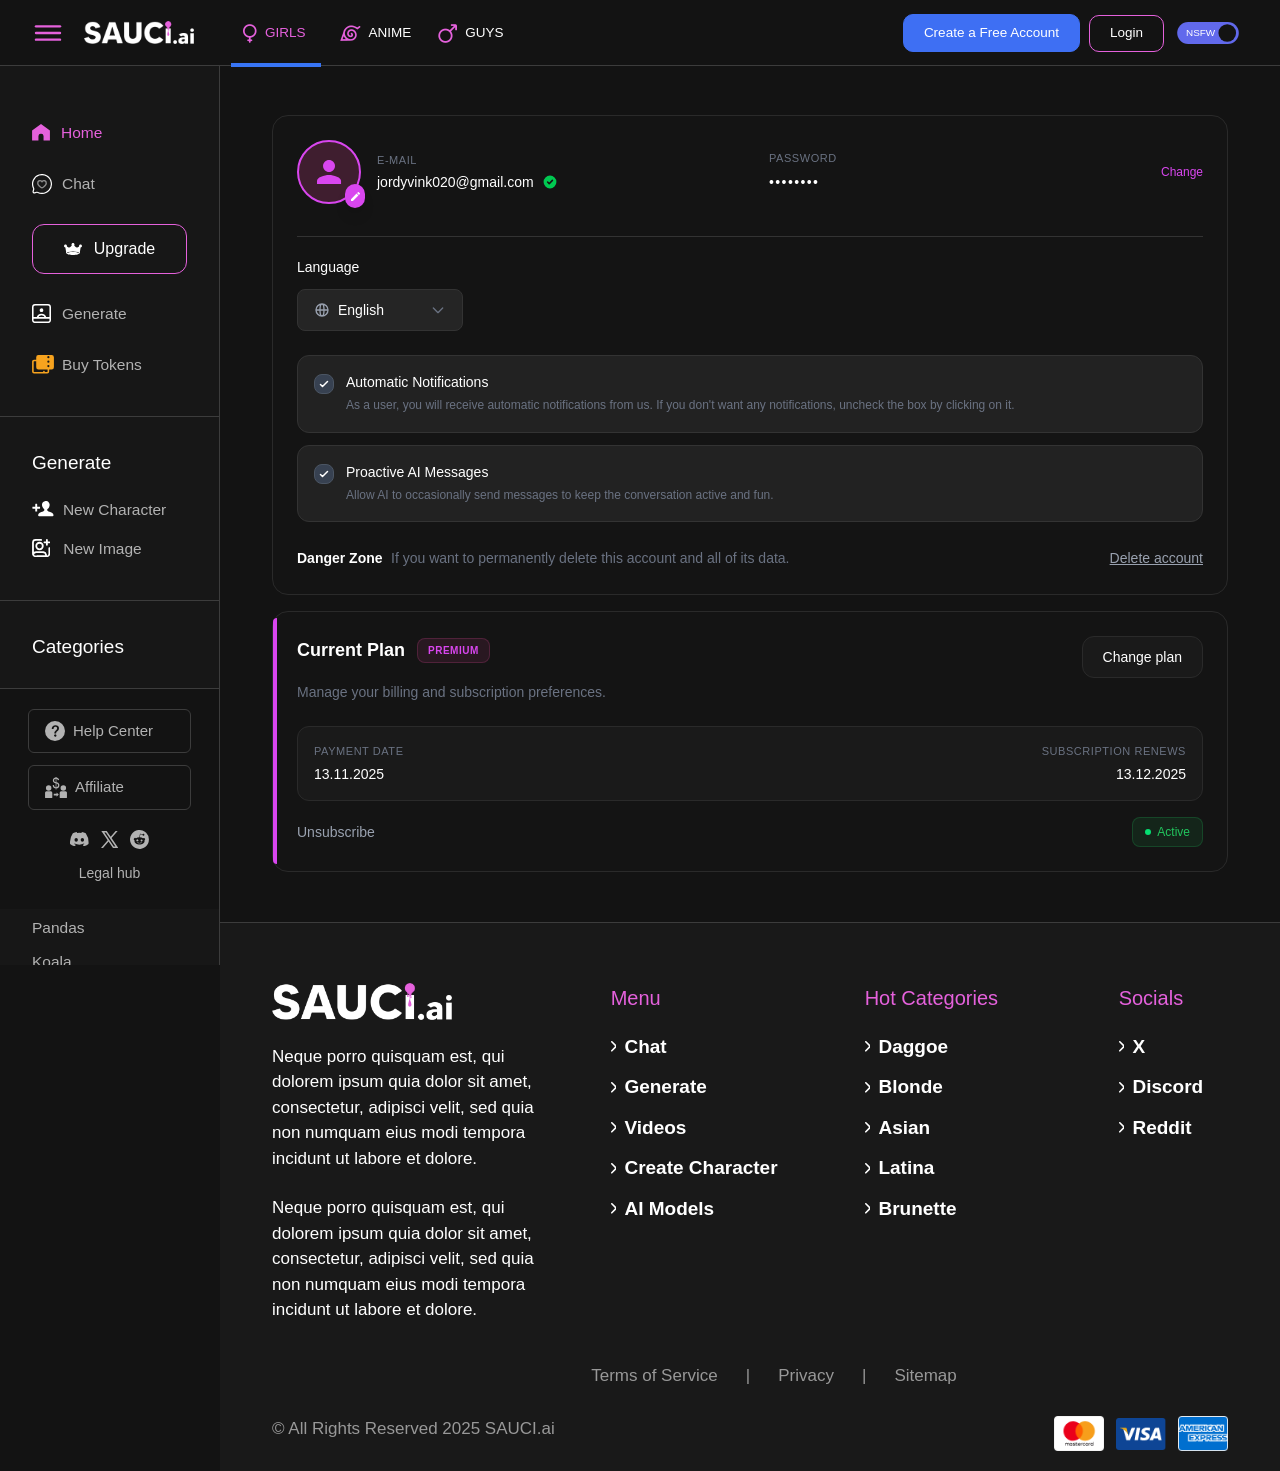
<file: account-setting.html>
<!DOCTYPE html>
<html lang="en">

<head>
    <meta charset="UTF-8">
    <meta name="viewport" content="width=device-width, initial-scale=1.0">
    <!-- Title -->
    <title>Home - SAUCI AI</title>
    <!-- Fav Icon -->
    <link rel="icon" href="images/favicon.ico">
    <!-- link font awesome -->
    <link rel="stylesheet" href="css/font-awesome.css">
    <!-- tailwind css file -->
    <link rel="stylesheet" href="src/output.css">
    <!-- Swiper CSS -->
    <link rel="stylesheet" href="https://unpkg.com/swiper/swiper-bundle.min.css" />
    <!-- video popup css -->
    <link rel="stylesheet" href="css/vedio_popup.css">
    <!-- Main StyleSheet -->
    <link rel="stylesheet" href="style.css">
    <!-- Responsive CSS -->
    <link rel="stylesheet" href="css/responsive.css">
</head>

<body class="tracking-[4%] font-madetommy font-normal bg-[#131313]">

    <!-- Header area here  -->
    <header class="header-wrap mask">
        <div
            class="header-inner grid grid-cols-12 items-center py-4 lg:pb-4 xl:pt-[14px] xl:pb-[13px] px-4 md:px-4 lg:px-6 xl:pl-8 xl:pr-9 bg-[#131313] border-b border-light-border fixed w-full z-[999] transition duration-200">
            <div class="col-span-4 md:col-span-3 lg:col-span-2 xl:col-span-1">
                <div class="flex items-center gap-3 lg:gap-4 xl:gap-5">
                    <div class="flex items-center">
                        <button type="button" class="menu-open cursor-pointer">
                            <svg width="32" height="32" viewBox="0 0 24 24" fill="none"
                                xmlns="http://www.w3.org/2000/svg">
                                <path d="M3 12H21" stroke="#e561dc" stroke-width="1.8" stroke-linecap="round" />
                                <path d="M3 7H21" stroke="#e561dc" stroke-width="1.8" stroke-linecap="round" />
                                <path d="M3 17H21" stroke="#e561dc" stroke-width="1.8" stroke-linecap="round" />
                            </svg>
                        </button>
                    </div>
                    <div>
                        <a href="index.html" class="relative z-[9]">
                            <img class="max-w-[102px] md:max-w-[110px] mt-[-2px]" src="images/sauci-ai.png" alt="">
                        </a>
                    </div>
                </div>
            </div>
            <div class="col-span-3 lg:col-span-2 hidden md:block xl:col-span-3">
                <ul
                    class="menu-wrap flex items-center gap-10 md:pl-4 lg:pl-14 xl:pl-[110px] 2xxl:pl-[50px] xl:gap-[48px] relative z-[2]">
                    <li class="active">
                        <a href="#"
                            class="flex gap-2 items-center text-white text-[13.5px] hover:text-primary relative after:absolute after:content-[''] after:block after:left-[68%] xxl:after:left-[60%] after:bottom-[-26px] lg:after:bottom-[-24px] after:h-1 after:w-[90px] after:transform after:-translate-x-1/2 after:bg-[#3875F5] after:opacity-0">
                            <img src="images/menu-icon-01.png" alt="">
                            <span>GIRLS</span>
                        </a>
                    </li>
                    <li>
                        <a href="#"
                            class="flex gap-2 items-center text-white text-[13.5px] hover:text-primary relative after:absolute after:content-[''] after:block after:left-[68%] xxl:after:left-[55%] after:bottom-[-26px] lg:after:bottom-[-24px] after:h-1 after:w-[90px] after:transform after:-translate-x-1/2 after:bg-[#3875F5] after:opacity-0">
                            <img src="images/menu-icon-02.png" alt="">
                            <span>ANIME</span>
                        </a>
                    </li>
                    <li>
                        <a href="#"
                            class="flex gap-2 items-center text-white text-[13.5px] hover:text-primary relative after:absolute after:content-[''] after:block after:left-[68%] xxl:after:left-[55%] after:bottom-[-26px] lg:after:bottom-[-24px] after:h-1 after:w-[90px] after:transform after:-translate-x-1/2 after:bg-[#3875F5] after:opacity-0">
                            <img src="images/menu-icon-03.png" alt="">
                            <span>GUYS</span>
                        </a>
                    </li>
                </ul>
            </div>
            <div class="col-span-8 md:col-span-6 lg:col-span-8 flex justify-end">
                <div class="flex items-center justify-end flex-row-reverse md:flex-row">
                    <div class="hidden sm:block">
                        <button command="show-modal" commandfor="dialog"
                            class="py-2 px-4 md:px-3 lg:px-5 rounded-lg xl:rounded-[10px] bg-[#3E6FF3] text-[13px] md:text-[13.5px] text-white cursor-pointer border-1 border-[#3E6FF3] hover:border-primary hover:bg-primary hover:transform hover:-translate-y-[2px]"
                            type="button">
                            <span class="hidden lg:block">Create a Free Account</span>
                            <span class="lg:hidden">Sign Up Free</span>
                        </button>
                    </div>
                    <div class="pl-[11px] md:pl-[9px] sm:pr-[16px]">
                        <button command="show-modal" commandfor="loginDialog" type="button"
                            class="py-[6.5px] md:py-[7.5px] px-[13px] md:px-5 rounded-lg xl:rounded-[10px] text-[13px] border-1 border-primary md:text-[13.5px] text-white cursor-pointer hover:bg-primary hover:transform hover:-translate-y-[2px] flex items-center gap-[6px] md:gap-0 bg-primary md:bg-transparent">
                            <span class="hidden md:block">Login</span>
                            <span class="md:hidden">Sign In</span>
                            <svg class="md:hidden" xmlns="http://www.w3.org/2000/svg" width="11.61" height="11.61"
                                viewBox="0 0 11.61 11.61">
                                <path id="sign-in-svgrepo-com-2"
                                    d="M5.58,3a.645.645,0,1,0,0,1.29h7.095a.645.645,0,0,1,.645.645v7.74a.645.645,0,0,1-.645.645H5.58a.645.645,0,1,0,0,1.29h7.095a1.935,1.935,0,0,0,1.935-1.935V4.935A1.935,1.935,0,0,0,12.675,3ZM9.261,5.769a.645.645,0,1,0-.912.912L9.828,8.16H3.645a.645.645,0,1,0,0,1.29H9.828L8.349,10.929a.645.645,0,0,0,.912.912l2.58-2.58a.645.645,0,0,0,0-.912Z"
                                    transform="translate(-3 -3)" fill="#fff" fill-rule="evenodd" />
                            </svg>

                        </button>
                    </div>
                    <div class="pr-2">
                        <label for="my-toggle"
                            class="relative flex h-[20px] w-[56px] cursor-pointer items-center rounded-full px-1.5 transition-all duration-300 transform scale-[1.3] md:scale-[1.1]"
                            style="--toggle-bg: #6169EC; background: var(--toggle-bg);">
                            <input id="my-toggle" checked type="checkbox" class="peer sr-only" />

                            <!-- knob (black circle) -->
                            <span
                                class="absolute left-[2px] h-4 w-4 rounded-full bg-[#131313] transition-transform duration-300 peer-checked:translate-x-[35.5px]"></span>

                            <!-- OFF Label (shown when unchecked) -->
                            <span
                                class="absolute pt-[2.5px] right-2 text-[9px] text-white transition-opacity duration-200 peer-checked:opacity-0 peer-checked:translate-x-1">
                                WNSF
                            </span>

                            <!-- ON Label (shown when checked) -->
                            <span
                                class="absolute pt-[1.4px] left-2 text-[9px] text-white opacity-0 transition-opacity duration-200 peer-checked:opacity-100 peer-checked:translate-x-0">
                                NSFW
                            </span>
                        </label>
                    </div>
                </div>
            </div>

            <!-- mobile menu code -->
            <div
                class="col-span-12 bg-[#1F1F1F] mx-[-16px] transform mb-[-71px] md:hidden border-t border-light-border">
                <ul
                    class="menu-wrap flex items-center justify-center gap-10 xl:gap-11 relative z-[2] pt-[9px] pb-[11px]">
                    <li class="active">
                        <a href="#"
                            class="flex gap-[5px] items-center text-white text-[12px] hover:text-primary relative after:absolute after:content-[''] after:block after:left-[56%] after:bottom-[-11px] after:h-[3px] after:w-[66px] after:transform after:-translate-x-1/2 after:bg-[#3875F5] after:opacity-0">
                            <img class="max-w-[11px] md:max-w-auto" src="images/menu-icon-01.png" alt="">
                            <span>GIRLS</span>
                        </a>
                    </li>
                    <li>
                        <a href="#"
                            class="flex gap-[5px] items-center text-white text-[12px] hover:text-primary relative after:absolute after:content-[''] after:block after:left-[52%] after:bottom-[-11px] after:h-[3px] after:w-[66px] after:transform after:-translate-x-1/2 after:bg-[#3875F5] after:opacity-0">
                            <img class="max-w-[15px] md:max-w-auto" src="images/menu-icon-02.png" alt="">
                            <span>ANIME</span>
                        </a>
                    </li>
                    <li>
                        <a href="#"
                            class="flex gap-[5px] items-center text-white text-[12px] hover:text-primary relative after:absolute after:content-[''] after:block after:left-[57%] after:bottom-[-11px] after:h-[3px] after:w-[66px] after:transform after:-translate-x-1/2 after:bg-[#3875F5] after:opacity-0">
                            <img class="max-w-[15px] md:max-w-auto" src="images/menu-icon-03.png" alt="">
                            <span>GUYS</span>
                        </a>
                    </li>
                </ul>
            </div>
        </div>

    </header>


    <!-- Header area here  -->

    <!-- sign up popup here -->
    <el-dialog>
        <dialog id="dialog" aria-labelledby="dialog-title"
            class="fixed inset-0 size-auto max-h-none max-w-none overflow-y-auto bg-transparent backdrop:bg-transparent">

            <el-dialog-backdrop
                class="fixed inset-0 bg-gray-900/50 transition-opacity data-closed:opacity-0 data-enter:duration-300 data-enter:ease-out data-leave:duration-200 data-leave:ease-in">
            </el-dialog-backdrop>

            <div tabindex="0"
                class="flex min-h-full justify-center p-4 text-center focus:outline-none items-center sm:p-0">

                <el-dialog-panel
                    class="relative transform overflow-hidden rounded-lg bg-gray-800 text-left shadow-xl outline -outline-offset-1 outline-white/10 transition-all data-closed:translate-y-4 data-closed:opacity-0 data-enter:duration-300 data-enter:ease-out data-leave:duration-200 data-leave:ease-in sm:my-8 sm:w-full sm:max-w-lg data-closed:sm:translate-y-0 data-closed:sm:scale-95">

                    <!-- Close Icon -->
                    <button command="close" commandfor="dialog"
                        class="absolute right-4 top-4 text-gray-400 hover:text-white text-xl cursor-pointer">
                        <i class="fa-solid fa-xmark"></i>
                    </button>

                    <!-- Modal Body -->
                    <div class="bg-gray-800 px-6 pt-8 pb-4 sm:p-8 sm:pb-6">
                        <div class="sm:flex sm:items-start">
                            <div
                                class="mx-auto flex size-12 shrink-0 items-center justify-center rounded-full bg-blue-500/10 sm:mx-0 sm:size-10">
                                <i class="fa-solid fa-user-plus text-blue-400 text-xl"></i>
                            </div>

                            <div class="mt-3 text-center sm:mt-0 sm:ml-4 sm:text-left">
                                <h3 id="dialog-title" class="text-lg font-semibold text-white">
                                    Create a Free Account
                                </h3>
                                <div class="mt-2">
                                    <p class="text-sm text-gray-400">
                                        Sign up for free to get started. It's quick and easy.
                                    </p>
                                </div>
                            </div>
                        </div>

                        <!-- Form Fields -->
                        <form class="mt-6 space-y-4">
                            <div>
                                <label class="block text-sm font-medium text-gray-300 mb-1">Full Name</label>
                                <input type="text"
                                    class="w-full rounded-md bg-gray-700/40 border border-white/10 px-3 py-3 text-sm text-white placeholder-gray-400 focus:border-blue-500 focus:ring-0 outline-0"
                                    placeholder="Enter your full name">
                            </div>

                            <div>
                                <label class="block text-sm font-medium text-gray-300 mb-1">Email Address</label>
                                <input type="email"
                                    class="w-full rounded-md bg-gray-700/40 border border-white/10 px-3 py-3 text-sm text-white placeholder-gray-400 focus:border-blue-500 focus:ring-0 outline-0"
                                    placeholder="Enter your email">
                            </div>

                            <div>
                                <label class="block text-sm font-medium text-gray-300 mb-1">Password</label>
                                <input type="password"
                                    class="w-full rounded-md bg-gray-700/40 border border-white/10 px-3 py-3 text-sm text-white placeholder-gray-400 focus:border-blue-500 focus:ring-0 outline-0"
                                    placeholder="Create a password">
                            </div>
                        </form>
                    </div>

                    <!-- Footer -->
                    <div class="bg-gray-700/25 px-6 pt-4 pb-7 sm:px-8">
                        <button type="button"
                            class="inline-flex w-full justify-center rounded-md bg-blue-500 px-4 py-3 text-[14px] text-white hover:bg-primary hover:transform hover:-translate-y-[2px] cursor-pointer">
                            Create Account
                        </button>
                    </div>

                </el-dialog-panel>
            </div>
        </dialog>
    </el-dialog>
    <!-- sign up popup here -->

    <!-- Login popup here  -->
    <el-dialog>
        <dialog id="loginDialog" aria-labelledby="login-title"
            class="fixed inset-0 size-auto max-h-none max-w-none overflow-y-auto bg-transparent backdrop:bg-transparent">

            <el-dialog-backdrop
                class="fixed inset-0 bg-gray-900/50 transition-opacity data-closed:opacity-0 data-enter:duration-300 data-enter:ease-out data-leave:duration-200 data-leave:ease-in">
            </el-dialog-backdrop>

            <div tabindex="0"
                class="flex min-h-full items-center justify-center p-4 text-center focus:outline-none sm:p-0">

                <el-dialog-panel
                    class="relative transform overflow-hidden rounded-lg bg-gray-800 text-left shadow-xl outline -outline-offset-1 outline-white/10 transition-all data-closed:translate-y-4 data-closed:opacity-0 data-enter:duration-300 data-enter:ease-out data-leave:duration-200 data-leave:ease-in sm:my-8 sm:w-full sm:max-w-lg data-closed:sm:translate-y-0 data-closed:sm:scale-95">

                    <!-- Close Icon -->
                    <button command="close" commandfor="loginDialog"
                        class="absolute right-4 top-4 text-gray-400 hover:text-white text-xl cursor-pointer">
                        <i class="fa-solid fa-xmark"></i>
                    </button>

                    <!-- Modal Body -->
                    <div class="bg-gray-800 px-6 pt-8 pb-4 sm:p-8 sm:pb-6">
                        <div class="sm:flex sm:items-start">
                            <div
                                class="mx-auto flex size-12 shrink-0 items-center justify-center rounded-full bg-blue-500/10 sm:mx-0 sm:size-10">
                                <i class="fa-solid fa-right-to-bracket text-blue-400 text-xl"></i>
                            </div>

                            <div class="mt-3 text-center sm:mt-0 sm:ml-4 sm:text-left">
                                <h3 id="login-title" class="text-lg font-semibold text-white">
                                    Login to Your Account
                                </h3>
                                <div class="mt-2">
                                    <p class="text-sm text-gray-400">
                                        Access your dashboard using your registered email and password.
                                    </p>
                                </div>
                            </div>
                        </div>

                        <!-- Form Fields -->
                        <form class="mt-6 space-y-4">
                            <div>
                                <label class="block text-sm font-medium text-gray-300 mb-1">Email Address</label>
                                <input type="email"
                                    class="w-full rounded-md bg-gray-700/40 border border-white/10 px-3 py-3 text-sm text-white placeholder-gray-400 focus:border-blue-500 focus:ring-0 outline-0"
                                    placeholder="Enter your email">
                            </div>

                            <div>
                                <label class="block text-sm font-medium text-gray-300 mb-1">Password</label>
                                <input type="password"
                                    class="w-full rounded-md bg-gray-700/40 border border-white/10 px-3 py-3 text-sm text-white placeholder-gray-400 focus:border-blue-500 focus:ring-0 outline-0"
                                    placeholder="Enter your password">
                            </div>
                        </form>
                    </div>

                    <!-- Footer -->
                    <div class="bg-gray-700/25 px-6 pt-4 pb-7 sm:px-8">
                        <button type="button"
                            class="inline-flex w-full justify-center rounded-md bg-blue-500 px-4 py-3 text-[14px] text-white hover:bg-primary hover:transform hover:-translate-y-[2px] cursor-pointer">
                            Login
                        </button>
                    </div>

                </el-dialog-panel>
            </div>
        </dialog>
    </el-dialog>
    <!-- Login popup here  -->

    <!-- Main content area -->
    <main class="main">
        <div class="flex pt-[100px] md:pt-[70px] lg:pt-[60px] xl:pt-[65px]">
            <!-- sidebar wrap -->
           <aside
                class="sidebar-wrap scrollbar-w-none border-r border-light-border bg-[#171717] h-screen fixed max-w-[220px] w-full py-11 md:py-14 overflow-auto z-[9]">

                <!-- primary action -->
                <div
                    class="sidebar-menu pb-6 md:pb-10 mb-5 md:mb-8 border-b border-light-border px-4 md:px-5 lg:px-7 xl:px-8">

                    <ul class="flex flex-col gap-4 md:gap-[28px]">
                        <li class="active">
                            <a href="index.html"
                                class="flex items-center gap-4 text-[#B2B2B2] text-[15px] md:text-[15.5px] hover:text-primary">
                                <span>
                                    <svg xmlns="http://www.w3.org/2000/svg" width="18" height="16.4"
                                        viewBox="0 0 23.898 21.962">
                                        <path id="home-svgrepo-com"
                                            d="M1,8.785V21.962H9.535V16.106a3.2,3.2,0,0,1,3.414-2.928,3.2,3.2,0,0,1,3.414,2.928v5.857H24.9V8.785L12.949,0Z"
                                            transform="translate(-1)" fill="#fff" />
                                    </svg>
                                </span>
                                <span class="transform translate-x-[-3px] md:translate-x-[-5px]">Home</span>
                            </a>
                        </li>
                        <li>
                            <a href="chat.html"
                                class="flex items-center gap-[15px] text-[#B2B2B2] text-[15px] md:text-[15.5px] hover:text-primary">
                                <span>
                                    <svg xmlns="http://www.w3.org/2000/svg" width="20" height="20"
                                        viewBox="0 0 25.299 25.299">
                                        <g transform="translate(0.75 0.75)">
                                            <path
                                                d="M13.9,25.8A11.892,11.892,0,1,0,3.242,19.2,1.944,1.944,0,0,1,3.4,20.564l-.709,2.649a1.547,1.547,0,0,0,1.894,1.894L7.235,24.4a1.944,1.944,0,0,1,1.366.159A11.849,11.849,0,0,0,13.9,25.8Z"
                                                transform="translate(-2 -2)" fill="none" stroke="#fff"
                                                stroke-width="1.5" />
                                            <path
                                                d="M10.651,16.329l-.578.68ZM13,9.853l-.638.624a.892.892,0,0,0,1.275,0Zm2.346,6.475-.578-.68ZM13,17.58v-.892h0Zm-1.768-1.931a12.072,12.072,0,0,1-1.9-1.976,3.436,3.436,0,0,1-.793-1.906H6.75a5.162,5.162,0,0,0,1.136,2.958,13.825,13.825,0,0,0,2.187,2.283ZM8.535,11.768A2.176,2.176,0,0,1,9.729,9.529a2.54,2.54,0,0,1,2.631.949l1.275-1.249A4.286,4.286,0,0,0,9.1,7.857a3.934,3.934,0,0,0-2.354,3.91Zm7.386,5.241a13.825,13.825,0,0,0,2.187-2.283,5.162,5.162,0,0,0,1.136-2.958H17.459a3.437,3.437,0,0,1-.793,1.906,12.07,12.07,0,0,1-1.9,1.976Zm3.323-5.241a3.934,3.934,0,0,0-2.354-3.91,4.286,4.286,0,0,0-4.531,1.372l1.275,1.249a2.54,2.54,0,0,1,2.631-.949,2.176,2.176,0,0,1,1.194,2.239Zm-9.171,5.241A4.335,4.335,0,0,0,13,18.472V16.687c-.493,0-.734-.159-1.768-1.038Zm4.692-1.359c-1.033.879-1.275,1.038-1.768,1.038v1.785a4.335,4.335,0,0,0,2.924-1.464Z"
                                                transform="translate(-1.098 -0.928)" fill="#fff" opacity="0.5" />
                                        </g>
                                    </svg>

                                </span>
                                <span class="transform translate-x-[-3px] md:translate-x-[-5px]">Chat</span>
                            </a>
                        </li>
                        <li>
                            <a href="" class="upgradebtn flex items-center justify-center gap-[12px] border border-primary rounded-xl text-white w-full px-4 py-3 text-[15px] md:text-[15.5px] hover:text-primary">
                                <svg width="18" height="18" viewBox="0 0 18 18" fill="none" xmlns="http://www.w3.org/2000/svg">
<g clip-path="url(#clip0_212_2867)">
<path d="M9 10.5C5.64525 10.5 2.25 11.2725 2.25 12.75C2.25 14.2275 5.64525 15 9 15C12.3547 15 15.75 14.2275 15.75 12.75C15.75 11.2725 12.3547 10.5 9 10.5ZM14.844 13.029C14.772 13.0935 14.6828 13.125 14.5928 13.125C14.49 13.125 14.3887 13.083 14.3137 13.0012C14.0827 12.7447 12.3255 12 9 12C5.6745 12 3.91725 12.7447 3.68625 13.0012C3.546 13.155 3.30975 13.1662 3.156 13.029C3.00225 12.8902 2.99025 12.6533 3.12825 12.4988C3.564 12.0158 5.54325 11.25 9 11.25C12.4567 11.25 14.436 12.0158 14.8717 12.4988C15.0098 12.6525 14.9978 12.8902 14.844 13.029Z" fill="white"/>
<path d="M4.11823 12.75H13.881C13.149 12.4305 11.5312 12 8.99922 12C6.46722 12 4.85098 12.4305 4.11823 12.75Z" fill="white"/>
<path d="M16.5 4.5C15.6727 4.5 15 5.17275 15 6C15 6.1575 15.0255 6.3135 15.0743 6.46275L13.8585 7.236C13.0583 7.74675 12.0015 7.5765 11.4008 6.84225L10.2075 5.3835C10.3958 5.1285 10.5 4.821 10.5 4.5C10.5 3.67275 9.82725 3 9 3C8.17275 3 7.5 3.67275 7.5 4.5C7.5 4.821 7.60425 5.1285 7.7925 5.3835L6.59925 6.84225C5.99775 7.5765 4.941 7.74675 4.1415 7.23675L2.92575 6.46275C2.9745 6.3135 3 6.1575 3 6C3 5.17275 2.32725 4.5 1.5 4.5C0.67275 4.5 0 5.17275 0 6C0 6.783 0.603 7.428 1.36875 7.49475L2.25525 12.8115C2.289 13.0163 2.48325 13.1573 2.6865 13.1198C2.8695 13.089 2.9925 12.93 2.9925 12.75H3.03525C3.03525 12.6608 3.06375 12.5708 3.12825 12.4988C3.564 12.0158 5.54325 11.25 9 11.25C12.4567 11.25 14.436 12.0158 14.8717 12.4988C14.9363 12.5708 14.9647 12.6608 14.9647 12.75H15.0075C15.0075 12.93 15.1305 13.089 15.3135 13.1198C15.3345 13.1235 15.3547 13.125 15.3757 13.125C15.5557 13.125 15.7147 12.9953 15.7455 12.8115L16.632 7.49475C17.397 7.428 18 6.783 18 6C18 5.17275 17.3272 4.5 16.5 4.5Z" fill="white"/>
</g>
<defs>
<clipPath id="clip0_212_2867">
<rect width="18" height="18" fill="white"/>
</clipPath>
</defs>
</svg>
<span class="text-base font-medium">Upgrade</span>
                            </a>
                        </li>
                        <li>
                            <a href="#"
                                class="flex items-center gap-4 text-[#B2B2B2] text-[15px] md:text-[15.5px] hover:text-primary">
                                <span>
                                    <svg xmlns="http://www.w3.org/2000/svg" width="19" height="19"
                                        viewBox="0 0 24.286 24.286">
                                        <path
                                            d="M4,20.715H26.286m-11.143-9.75h.014m5.382,9.75a5.573,5.573,0,0,0-10.792,0m6.789-9.75a1.393,1.393,0,1,1-1.393-1.393A1.393,1.393,0,0,1,16.536,10.964ZM8.457,4H21.829a6.921,6.921,0,0,1,2.936.3,2.785,2.785,0,0,1,1.217,1.217,6.92,6.92,0,0,1,.3,2.936V21.829a6.921,6.921,0,0,1-.3,2.936,2.785,2.785,0,0,1-1.217,1.217,6.921,6.921,0,0,1-2.936.3H8.457a6.92,6.92,0,0,1-2.936-.3A2.785,2.785,0,0,1,4.3,24.765,6.921,6.921,0,0,1,4,21.829V8.457a6.921,6.921,0,0,1,.3-2.936A2.786,2.786,0,0,1,5.521,4.3,6.921,6.921,0,0,1,8.457,4Z"
                                            transform="translate(-3 -3)" fill="none" stroke="#fff"
                                            stroke-linecap="round" stroke-linejoin="round" stroke-width="2" />
                                    </svg>

                                </span>
                                <span class="transform translate-x-[-3px] md:translate-x-[-5px]">Generate</span>
                            </a>
                        </li>
                        <li>
                            <a href="#"
                                class="flex items-center gap-[13px] text-[#B2B2B2] text-[15px] md:text-[15.5px] hover:text-primary">
                                <span>
                                    <svg xmlns="http://www.w3.org/2000/svg" width="22" height="18.5"
                                        viewBox="0 0 27.465 23.286">
                                        <g transform="translate(1)">
                                            <path
                                                d="M16.929,24.322H4.393A1.393,1.393,0,0,1,3,22.929V10.393A1.393,1.393,0,0,1,4.393,9H8.572m8.357,15.322h4.179A1.393,1.393,0,0,0,22.5,22.929V19.447m-5.572,4.875V22.929"
                                                transform="translate(-3 -2.036)" fill="none" stroke="#f7a31e"
                                                stroke-linecap="round" stroke-linejoin="round" stroke-width="2" />
                                            <path
                                                d="M28.286,6.786A2.786,2.786,0,0,0,25.5,4H8.786A2.786,2.786,0,0,0,6,6.786V19.322a2.786,2.786,0,0,0,2.786,2.786H25.5a2.786,2.786,0,0,0,2.786-2.786Zm-5.572,0a1.393,1.393,0,1,1-2.786,0h0a1.393,1.393,0,0,1,2.786,0Zm-1.393,6.964a1.393,1.393,0,0,0,1.393-1.393h0a1.393,1.393,0,0,0-2.786,0h0a1.393,1.393,0,0,0,1.393,1.393Zm1.393,4.179a1.393,1.393,0,0,1-2.786,0h0a1.393,1.393,0,0,1,2.786,0h0Z"
                                                transform="translate(-1.821 -4)" fill="#f7a31e" fill-rule="evenodd" />
                                        </g>
                                    </svg>
                                </span>
                                <span class="transform translate-x-[-3px] md:translate-x-[-5px]">Buy Tokens</span>
                            </a>
                        </li>
                    </ul>
                </div>

                <!-- Generate action -->
                <div
                    class="sidebar-menu pb-6 md:pb-10 mb-5 md:mb-8 border-b border-light-border px-4 md:px-5 lg:px-7 xl:px-8">
                    <h4 class="text-white text-[18px] md:text-[19px] font-medium pb-5">Generate</h4>
                    <ul class="flex flex-col gap-4">
                        <li>
                            <a href="#"
                                class="flex items-center gap-[14px] text-[#B2B2B2] text-[15px] md:text-[15.5px] hover:text-primary">
                                <span>
                                    <svg xmlns="http://www.w3.org/2000/svg" width="21.898" height="15.326"
                                        viewBox="0 0 23.898 17.326">
                                        <path id="character-add-svgrepo-com"
                                            d="M25.427,164.2V161.61a.428.428,0,0,0-.4-.4H23.659a.428.428,0,0,0-.4.4V164.2a.257.257,0,0,1-.274.274H20.423a.431.431,0,0,0-.3.112.368.368,0,0,0-.124.286v1.344a.425.425,0,0,0,.423.423h2.564a.257.257,0,0,1,.274.274v2.564a.425.425,0,0,0,.423.423h1.344a.381.381,0,0,0,.274-.124.407.407,0,0,0,.124-.3v-2.564a.257.257,0,0,1,.274-.274H28.29a.381.381,0,0,0,.274-.124.407.407,0,0,0,.124-.3v-1.344a.368.368,0,0,0-.124-.286.4.4,0,0,0-.274-.112H25.7a.257.257,0,0,1-.274-.274Zm6.721,5.576a11.715,11.715,0,0,0-3.883,1.494,3.157,3.157,0,0,0-1.743,2.614v.349a1.105,1.105,0,0,0,1.1,1.1H42.8a1.105,1.105,0,0,0,1.1-1.1v-.349a3.207,3.207,0,0,0-1.792-2.639,12.42,12.42,0,0,0-3.933-1.469,1.664,1.664,0,0,1-1.008-.61,1.732,1.732,0,0,1-.386-1.108v-.149a1.061,1.061,0,0,1,.423-.846,5.021,5.021,0,0,0,1.718-2.116,6.3,6.3,0,0,0,.622-2.664,4.134,4.134,0,0,0-.585-2.153,4.357,4.357,0,0,0-8.1,2.153,5.93,5.93,0,0,0,.622,2.589,5.33,5.33,0,0,0,1.618,2.116.993.993,0,0,1,.423.822v.274a1.7,1.7,0,0,1-.386,1.083A1.653,1.653,0,0,1,32.148,169.775Z"
                                            transform="translate(-20 -158)" fill="#fff" />
                                    </svg>

                                </span>
                                <span class="transform translate-x-[-3px] md:translate-x-[-5px]">New Character</span>
                            </a>
                        </li>
                        <li>
                            <a href="#"
                                class="flex items-center gap-[18px] text-[#B2B2B2] text-[15px] md:text-[15.5px] hover:text-primary">
                                <span>
                                    <svg xmlns="http://www.w3.org/2000/svg" width="18.274" height="18.176"
                                        viewBox="0 0 20.274 20.176">
                                        <path id="image-user-plus-svgrepo-com"
                                            d="M17.449,7.453V2M14.723,4.726h5.453m0,6.361v4.726a6.773,6.773,0,0,1-.3,2.874,2.726,2.726,0,0,1-1.191,1.191,6.773,6.773,0,0,1-2.874.3H6.362a6.773,6.773,0,0,1-2.874-.3A2.726,2.726,0,0,1,2.3,18.687,6.773,6.773,0,0,1,2,15.813V6.362a6.773,6.773,0,0,1,.3-2.874A2.726,2.726,0,0,1,3.489,2.3,6.773,6.773,0,0,1,6.362,2h4.726M2.132,18.291a3.637,3.637,0,0,1,3.5-2.659H12a9.121,9.121,0,0,1,1.618.07,3.635,3.635,0,0,1,2.856,2.856,9.12,9.12,0,0,1,.07,1.618M12.905,8.816A3.635,3.635,0,1,1,9.27,5.181,3.635,3.635,0,0,1,12.905,8.816Z"
                                            transform="translate(-0.901 -1)" fill="none" stroke="#fff"
                                            stroke-linecap="round" stroke-linejoin="round" stroke-width="2" />
                                    </svg>
                                </span>
                                <span class="transform translate-x-[-3px] md:translate-x-[-5px]">New Image</span>
                            </a>
                        </li>
                    </ul>
                </div>

                <!-- Categories action -->
                <div class="sidebar-menu pb-4 border-light-border px-4 md:px-5 lg:px-7 xl:px-8">
                    <h4 class="text-white text-[18px] md:text-[19px] font-medium pb-5">Categories</h4>

                    <!-- Accordion Item -->
                    <div>
                        <button onclick="toggleAccordion(1)"
                            class="w-full gap-6 pb-[10px] flex items-center text-[#B2B2B2] text-[15px] md:text-[15.5px] cursor-pointer hover:text-primary">
                            <span>Pandas</span>
                            <span id="icon-1" class="text-slate-800 transition-transform duration-300 pt-1">
                                <svg xmlns="http://www.w3.org/2000/svg" viewBox="0 0 16 16" fill="#B2B2B2"
                                    class="w-4 h-4">
                                    <path
                                        d="M8.75 3.75a.75.75 0 0 0-1.5 0v3.5h-3.5a.75.75 0 0 0 0 1.5h3.5v3.5a.75.75 0 0 0 1.5 0v-3.5h3.5a.75.75 0 0 0 0-1.5h-3.5v-3.5Z" />
                                </svg>

                            </span>
                        </button>
                        <div id="content-1" class="max-h-0 overflow-hidden transition-all duration-300 ease-in-out">
                            <div class="p-3 text-[15px] text-[#B2B2B2] font-light hover:text-primary">
                                <ul class="flex flex-col gap-2">
                                    <li><a class="text-[#B2B2B2] hover:text-primary hover:pl-[2px]" href="#">Lion
                                            Hunting</a></li>
                                    <li><a class="text-[#B2B2B2] hover:text-primary hover:pl-[2px]" href="#">Lion
                                            Chilling</a></li>
                                    <li><a class="text-[#B2B2B2] hover:text-primary hover:pl-[2px]" href="#">Lion
                                            Nurturing</a></li>
                                    <li><a class="text-[#B2B2B2] hover:text-primary hover:pl-[2px]" href="#">Lion
                                            Fighting</a></li>
                                </ul>
                            </div>
                        </div>
                    </div>
                    <div class="pb-[10px]">
                        <a href="#"
                            class="text-[#B2B2B2] text-[15px] md:text-[15.5px] cursor-pointer hover:text-primary">Koala</a>
                    </div>
                    <!-- Accordion Item -->
                    <div>
                        <button onclick="toggleAccordion(2)"
                            class="w-full gap-6 pb-[10px] flex items-center text-[#B2B2B2] text-[15px] md:text-[15.5px] cursor-pointer hover:text-primary">
                            <span>Chimi</span>
                            <span id="icon-2" class="text-slate-800 transition-transform duration-300 pt-1">
                                <svg xmlns="http://www.w3.org/2000/svg" viewBox="0 0 16 16" fill="#B2B2B2"
                                    class="w-4 h-4">
                                    <path
                                        d="M8.75 3.75a.75.75 0 0 0-1.5 0v3.5h-3.5a.75.75 0 0 0 0 1.5h3.5v3.5a.75.75 0 0 0 1.5 0v-3.5h3.5a.75.75 0 0 0 0-1.5h-3.5v-3.5Z" />
                                </svg>

                            </span>
                        </button>
                        <div id="content-2" class="max-h-0 overflow-hidden transition-all duration-300 ease-in-out">
                            <div class="p-3 text-[15px] text-[#B2B2B2] font-light">
                                <ul class="flex flex-col gap-2">
                                    <li><a class="text-[#B2B2B2] hover:text-primary hover:pl-[2px]" href="#">Lion
                                            Hunting</a></li>
                                    <li><a class="text-[#B2B2B2] hover:text-primary hover:pl-[2px]" href="#">Lion
                                            Chilling</a></li>
                                    <li><a class="text-[#B2B2B2] hover:text-primary hover:pl-[2px]" href="#">Lion
                                            Nurturing</a></li>
                                    <li><a class="text-[#B2B2B2] hover:text-primary hover:pl-[2px]" href="#">Lion
                                            Fighting</a></li>
                                </ul>
                            </div>
                        </div>
                    </div>
                    <div class="pb-[10px]">
                        <a href="#"
                            class="text-[#B2B2B2] text-[15px] md:text-[15.5px] cursor-pointer hover:text-primary">Giraffe</a>
                    </div>
                    <!-- Accordion Item -->
                    <div>
                        <button onclick="toggleAccordion(3)"
                            class="w-full gap-6 pb-[10px] flex items-center text-[#B2B2B2] text-[15px] md:text-[15.5px] cursor-pointer hover:text-primary">
                            <span>Dog</span>
                            <span id="icon-3" class="text-slate-800 transition-transform duration-300 pt-1">
                                <svg xmlns="http://www.w3.org/2000/svg" viewBox="0 0 16 16" fill="#B2B2B2"
                                    class="w-4 h-4">
                                    <path
                                        d="M8.75 3.75a.75.75 0 0 0-1.5 0v3.5h-3.5a.75.75 0 0 0 0 1.5h3.5v3.5a.75.75 0 0 0 1.5 0v-3.5h3.5a.75.75 0 0 0 0-1.5h-3.5v-3.5Z" />
                                </svg>

                            </span>
                        </button>
                        <div id="content-3" class="max-h-0 overflow-hidden transition-all duration-300 ease-in-out">
                            <div class="p-3 text-[15px] text-[#B2B2B2] font-light">
                                <ul class="flex flex-col gap-2">
                                    <li><a class="text-[#B2B2B2] hover:text-primary hover:pl-[2px]" href="#">Lion
                                            Hunting</a></li>
                                    <li><a class="text-[#B2B2B2] hover:text-primary hover:pl-[2px]" href="#">Lion
                                            Chilling</a></li>
                                    <li><a class="text-[#B2B2B2] hover:text-primary hover:pl-[2px]" href="#">Lion
                                            Nurturing</a></li>
                                    <li><a class="text-[#B2B2B2] hover:text-primary hover:pl-[2px]" href="#">Lion
                                            Fighting</a></li>
                                </ul>
                            </div>
                        </div>
                    </div>
                    <!-- Accordion Item -->
                    <div>
                        <button onclick="toggleAccordion(4)"
                            class="w-full gap-6 pb-[10px] flex items-center text-[#B2B2B2] text-[15px] md:text-[15.5px] cursor-pointer hover:text-primary">
                            <span>Hyen</span>
                            <span id="icon-4" class="text-slate-800 transition-transform duration-300 pt-1">
                                <svg xmlns="http://www.w3.org/2000/svg" viewBox="0 0 16 16" fill="#B2B2B2"
                                    class="w-4 h-4">
                                    <path
                                        d="M8.75 3.75a.75.75 0 0 0-1.5 0v3.5h-3.5a.75.75 0 0 0 0 1.5h3.5v3.5a.75.75 0 0 0 1.5 0v-3.5h3.5a.75.75 0 0 0 0-1.5h-3.5v-3.5Z" />
                                </svg>

                            </span>
                        </button>
                        <div id="content-4" class="max-h-0 overflow-hidden transition-all duration-300 ease-in-out">
                            <div class="p-3 text-[15px] text-[#B2B2B2] font-light">
                                <ul class="flex flex-col gap-2">
                                    <li><a class="text-[#B2B2B2] hover:text-primary hover:pl-[2px]" href="#">Lion
                                            Hunting</a></li>
                                    <li><a class="text-[#B2B2B2] hover:text-primary hover:pl-[2px]" href="#">Lion
                                            Chilling</a></li>
                                    <li><a class="text-[#B2B2B2] hover:text-primary hover:pl-[2px]" href="#">Lion
                                            Nurturing</a></li>
                                    <li><a class="text-[#B2B2B2] hover:text-primary hover:pl-[2px]" href="#">Lion
                                            Fighting</a></li>
                                </ul>
                            </div>
                        </div>
                    </div>
                    <!-- Accordion Item -->
                    <div>
                        <button onclick="toggleAccordion(5)"
                            class="w-full gap-6 pb-[10px] flex items-center text-[#B2B2B2] text-[15px] md:text-[15.5px] cursor-pointer hover:text-primary">
                            <span>Lion</span>
                            <span id="icon-5" class="text-slate-800 transition-transform duration-300 pt-1">
                                <svg xmlns="http://www.w3.org/2000/svg" viewBox="0 0 16 16" fill="#B2B2B2"
                                    class="w-4 h-4">
                                    <path
                                        d="M8.75 3.75a.75.75 0 0 0-1.5 0v3.5h-3.5a.75.75 0 0 0 0 1.5h3.5v3.5a.75.75 0 0 0 1.5 0v-3.5h3.5a.75.75 0 0 0 0-1.5h-3.5v-3.5Z" />
                                </svg>

                            </span>
                        </button>
                        <div id="content-5" class="max-h-0 overflow-hidden transition-all duration-300 ease-in-out">
                            <div class="p-3 text-[15px] text-[#B2B2B2] font-light">
                                <ul class="flex flex-col gap-2">
                                    <li><a class="text-[#B2B2B2] hover:text-primary hover:pl-[2px]" href="#">Lion
                                            Hunting</a></li>
                                    <li><a class="text-[#B2B2B2] hover:text-primary hover:pl-[2px]" href="#">Lion
                                            Chilling</a></li>
                                    <li><a class="text-[#B2B2B2] hover:text-primary hover:pl-[2px]" href="#">Lion
                                            Nurturing</a></li>
                                    <li><a class="text-[#B2B2B2] hover:text-primary hover:pl-[2px]" href="#">Lion
                                            Fighting</a></li>
                                </ul>
                            </div>
                        </div>
                    </div>
                    <div class="pb-[10px]">
                        <a href="#"
                            class="text-[#B2B2B2] text-[15px] md:text-[15.5px] cursor-pointer hover:text-primary">Pandas</a>
                    </div>
                    <div class="pb-[10px]">
                        <a href="#"
                            class="text-[#B2B2B2] text-[15px] md:text-[15.5px] cursor-pointer hover:text-primary">Koala</a>
                    </div>
                    <div class="pb-[10px]">
                        <a href="#"
                            class="text-[#B2B2B2] text-[15px] md:text-[15.5px] cursor-pointer hover:text-primary">Chimi</a>
                    </div>
                    <div class="pb-[10px]">
                        <a href="#"
                            class="text-[#B2B2B2] text-[15px] md:text-[15.5px] cursor-pointer hover:text-primary">Giraffe</a>
                    </div>
                    <div class="pb-[10px]">
                        <a href="#"
                            class="text-[#B2B2B2] text-[15px] md:text-[15.5px] cursor-pointer hover:text-primary">Dog</a>
                    </div>
                    <div class="pb-[10px]">
                        <a href="#"
                            class="text-[#B2B2B2] text-[15px] md:text-[15.5px] cursor-pointer hover:text-primary">Hyen</a>
                    </div>
                    <div class="pb-[10px]">
                        <a href="#"
                            class="text-[#B2B2B2] text-[15px] md:text-[15.5px] cursor-pointer hover:text-primary">Lion</a>
                    </div>
                    <div class="pb-[10px]">
                        <a href="#"
                            class="text-[#B2B2B2] text-[15px] md:text-[15.5px] cursor-pointer hover:text-primary">Pandas</a>
                    </div>
                    <div class="pb-[10px]">
                        <a href="#"
                            class="text-[#B2B2B2] text-[15px] md:text-[15.5px] cursor-pointer hover:text-primary">Koala</a>
                    </div>
                </div>

                <!-- Generate action -->
                <div
                    class="sidebar-menu pb-17 md:pb-8 lg:pb-6 px-4 md:px-5 lg:px-7 xl:px-7 bg-[#131313] border-t border-light-border sticky bottom-0 left-0 max-w-[300px] w-full h-fit pt-5">
                    <ul class="flex flex-col gap-3">
                        <li>
                            <a href="#"
                                class="flex items-center gap-3 text-[#B2B2B2] text-[15px] hover:text-primary border-1 rounded-md border-light-border py-[10px] px-4">
                                <span>
                                    <svg xmlns="http://www.w3.org/2000/svg" width="20" height="20"
                                        viewBox="0 0 26.477 26.477">
                                        <path
                                            d="M77.238,64A13.238,13.238,0,1,1,64,77.238,13.238,13.238,0,0,1,77.238,64Zm.7,5.658A4.975,4.975,0,0,0,74.3,70.969a4.754,4.754,0,0,0-1.352,3.62h2.372a3.4,3.4,0,0,1,.52-2.039,2.171,2.171,0,0,1,1.955-.853A2.026,2.026,0,0,1,80.041,73.9a2.3,2.3,0,0,1-.562,1.477l-.25.291A11.308,11.308,0,0,0,76.8,78.312a4.405,4.405,0,0,0-.416,2.039v.291h2.392v-.291A2.94,2.94,0,0,1,79.084,79a3.224,3.224,0,0,1,.832-1.04c1-.874,1.6-1.435,1.789-1.643a4.157,4.157,0,0,0,.77-2.559,3.774,3.774,0,0,0-1.248-3A4.728,4.728,0,0,0,77.94,69.658Zm-.374,12a1.6,1.6,0,0,0-1.144.437,1.607,1.607,0,0,0,0,2.247,1.621,1.621,0,0,0,1.144.458,1.6,1.6,0,0,0,1.144-.437A1.607,1.607,0,0,0,78.73,82.1,1.653,1.653,0,0,0,77.565,81.662Z"
                                            transform="translate(-64 -64)" fill="#b2b2b2" />
                                    </svg>
                                </span>
                                <span class="ransform translate-x-[-4px] md:translate-x-[-4px]">Help Center</span>
                            </a>
                        </li>
                        <li>
                            <a href="#"
                                class="flex items-center gap-3 text-[#B2B2B2] text-[15px] hover:text-primary border-1 rounded-md border-light-border py-[10px] px-4">
                                <span>
                                    <svg xmlns="http://www.w3.org/2000/svg" width="22" height="21.8"
                                        viewBox="0 0 28.163 28.036">
                                        <g transform="translate(0 0)">
                                            <g transform="translate(0 0)">
                                                <path
                                                    d="M7.494,327.995H1.836A1.965,1.965,0,0,0,0,330.059v5.677A1.967,1.967,0,0,0,1.836,337.8H7.494a1.965,1.965,0,0,0,1.833-2.063v-5.677A1.963,1.963,0,0,0,7.494,327.995Z"
                                                    transform="translate(0 -309.766)" fill="#b2b2b2" />
                                                <circle cx="3.527" cy="3.527" r="3.527"
                                                    transform="translate(1.134 10.598)" fill="#b2b2b2" />
                                                <path
                                                    d="M345.289,327.995h-5.658a1.966,1.966,0,0,0-1.833,2.067v5.677a1.967,1.967,0,0,0,1.833,2.064h5.658a1.963,1.963,0,0,0,1.833-2.064v-5.677A1.961,1.961,0,0,0,345.289,327.995Z"
                                                    transform="translate(-318.96 -309.766)" fill="#b2b2b2" />
                                                <path
                                                    d="M361.665,198.224a3.527,3.527,0,1,0-3.525-3.527A3.525,3.525,0,0,0,361.665,198.224Z"
                                                    transform="translate(-338.167 -180.572)" fill="#b2b2b2" />
                                                <path d="M204.031,358.306h-3.7v2.3h3.7v1.581l2.729-2.731-2.729-2.727Z"
                                                    transform="translate(-189.156 -336.896)" fill="#b2b2b2" />
                                                <path
                                                    d="M182.764,9.143a3.988,3.988,0,0,0-1.221-.8,12.823,12.823,0,0,0-1.6-.479V3.271a2.16,2.16,0,0,1,1.228.664,2.781,2.781,0,0,1,.592,1.45l1.649-.25a3.674,3.674,0,0,0-1.26-2.407,3.9,3.9,0,0,0-2.206-.824V1.132H179V1.9a4.179,4.179,0,0,0-2.4.873,3.483,3.483,0,0,0-1.211,2.762,3.529,3.529,0,0,0,.413,1.718,2.974,2.974,0,0,0,1.184,1.181,8.354,8.354,0,0,0,2.014.83V14.3a2.331,2.331,0,0,1-1.613-.953,4.11,4.11,0,0,1-.654-1.9l-1.617.309a4.511,4.511,0,0,0,.638,2.115,3.379,3.379,0,0,0,1.3,1.252,5.815,5.815,0,0,0,1.951.541v1.6h.948V15.64a3.849,3.849,0,0,0,3.8-3.971,3.822,3.822,0,0,0-.253-1.406A3.256,3.256,0,0,0,182.764,9.143ZM179,7.614a2.907,2.907,0,0,1-1.549-.829,2.082,2.082,0,0,1-.46-1.367,2.074,2.074,0,0,1,.539-1.429A2.379,2.379,0,0,1,179,3.243Zm2.488,5.874a2.375,2.375,0,0,1-1.54.808V9.512a3.3,3.3,0,0,1,1.723.861,2.148,2.148,0,0,1,.426,1.4A2.517,2.517,0,0,1,181.484,13.488Z"
                                                    transform="translate(-165.346 -1.132)" fill="#b2b2b2" />
                                            </g>
                                        </g>
                                    </svg>
                                </span>
                                <span class="ransform translate-x-[-4px] md:translate-x-[-4px]">Affiliate</span>
                            </a>
                        </li>
                    </ul>
                    <ul class="sd-social-media flex gap-3 items-center justify-center pt-5">
                        <li>
                            <a href="#" target="_blank">
                                <svg xmlns="http://www.w3.org/2000/svg" width="18.582" height="14.341"
                                    viewBox="0 0 18.582 14.341">
                                    <path id="discord-svgrepo-com"
                                        d="M18.229,5.862A15.353,15.353,0,0,0,14.4,4.66a8.855,8.855,0,0,0-.489,1.017,14.03,14.03,0,0,0-4.243,0,10.9,10.9,0,0,0-.5-1.017,15.353,15.353,0,0,0-3.832,1.2A16.047,16.047,0,0,0,2.578,16.6,15.347,15.347,0,0,0,7.28,19a11.83,11.83,0,0,0,1.007-1.652A9.132,9.132,0,0,1,6.7,16.577c.137-.1.264-.205.391-.3a10.841,10.841,0,0,0,9.395,0c.127.108.254.205.391.3a10.315,10.315,0,0,1-1.584.772A11.83,11.83,0,0,0,16.3,19a15.239,15.239,0,0,0,4.7-2.4A15.991,15.991,0,0,0,18.249,5.862ZM8.7,14.446a1.8,1.8,0,0,1-1.672-1.9,1.786,1.786,0,0,1,1.672-1.9,1.779,1.779,0,0,1,1.672,1.9A1.792,1.792,0,0,1,8.7,14.446Zm6.169,0a1.8,1.8,0,0,1-1.672-1.9,1.786,1.786,0,0,1,1.672-1.9,1.779,1.779,0,0,1,1.672,1.9A1.792,1.792,0,0,1,14.866,14.446Z"
                                        transform="translate(-2.502 -4.66)" fill="#b2b2b2" />
                                </svg>
                            </a>
                        </li>
                        <li>
                            <a href="#" target="_blank">
                                <svg xmlns="http://www.w3.org/2000/svg" width="17.343" height="16.961"
                                    viewBox="0 0 17.343 16.961">
                                    <path id="x"
                                        d="M17.343,16.961,10.561,7.076l.012.009L16.687,0H14.644L9.662,5.767,5.706,0H.347L6.679,9.229h0L0,16.961H2.043l5.538-6.416,4.4,6.416ZM4.9,1.542l9.516,13.877H12.793L3.27,1.542Z"
                                        fill="#b2b2b2" />
                                </svg>

                            </a>
                        </li>
                        <li>
                            <a href="#" target="_blank">
                                <svg xmlns="http://www.w3.org/2000/svg" width="18.935" height="18.935"
                                    viewBox="0 0 18.935 18.935">
                                    <path id="reddit-svgrepo-com"
                                        d="M11.385,15.361a.947.947,0,1,1,.362-.072A.947.947,0,0,1,11.385,15.361Zm11.551-1.894a9.468,9.468,0,1,1-2.773-6.695A9.468,9.468,0,0,1,22.935,13.468Zm-5.053-1.574a1.325,1.325,0,0,0-.864.391,6.072,6.072,0,0,0-3.278-1.006L14.4,8.284l2.118.473a.935.935,0,0,0,.935.947.959.959,0,0,0,.947-.959.935.935,0,0,0-1.787-.414l-2.367-.521a.225.225,0,0,0-.26.166l-.734,3.3a6.13,6.13,0,0,0-3.278,1.006A1.266,1.266,0,1,0,8.5,14.3a3.232,3.232,0,0,0,0,.592c0,2,2.26,3.633,5.042,3.633s5.042-1.633,5.042-3.633a2.554,2.554,0,0,0-.071-.6,1.266,1.266,0,0,0-.568-2.367Zm-2.627,4.438a3.338,3.338,0,0,1-3.55,0,.237.237,0,0,0-.32,0,.225.225,0,0,0,0,.331,3.752,3.752,0,0,0,4.213,0,.225.225,0,0,0,0-.331.237.237,0,0,0-.343,0Zm.3-2.864a.947.947,0,1,0,.669.277A.947.947,0,0,0,15.551,13.468Z"
                                        transform="translate(-4 -4)" fill="#b2b2b2" />
                                </svg>
                            </a>
                        </li>
                    </ul>
                    <div class="text-center pt-3">
                        <a href="#" class="text-[#B2B2B2] text-xs md:text-sm hover:text-primary">
                            Legal hub
                        </a>
                    </div>
                </div>
            </aside>

            <!-- content wrapper -->
            <div class="content-wrap relative w-full bg-[#131313] text-white">

                <div class="content-container px-4 md:px-7 lg:px-10 xl:px-13 py-10 lg:py-[50px]">
                    <!--  account setting-->

                    <div class="max-w-[1200px] mx-auto space-y-4">

                        <!-- Account Info Card -->
                        <div class="bg-[#141414] rounded-2xl p-6 border border-[#2a2a2a]">
                            <!-- Profile Section -->
                            <div class="flex items-center gap-4 mb-8">
                                <!-- Avatar -->
                                <div class="relative">
                                    <div
                                        class="w-16 h-16 rounded-full bg-[#EC4899]/20 border-2 border-[#D946EF] flex items-center justify-center">
                                        <svg width="25" height="25" viewBox="0 0 25 25" fill="none"
                                            xmlns="http://www.w3.org/2000/svg">
                                            <path
                                                d="M4.07812 16.7344C6.84375 15.6094 9.49219 15.0469 12.0234 15.0469C14.5547 15.0469 17.1797 15.6094 19.8984 16.7344C22.6641 17.8125 24.0469 19.2422 24.0469 21.0234V24.0469H0V21.0234C0 19.2422 1.35938 17.8125 4.07812 16.7344ZM16.2422 10.2656C15.0703 11.4375 13.6641 12.0234 12.0234 12.0234C10.3828 12.0234 8.97656 11.4375 7.80469 10.2656C6.63281 9.09375 6.04688 7.6875 6.04688 6.04688C6.04688 4.40625 6.63281 3 7.80469 1.82812C8.97656 0.609375 10.3828 0 12.0234 0C13.6641 0 15.0703 0.609375 16.2422 1.82812C17.4141 3 18 4.40625 18 6.04688C18 7.6875 17.4141 9.09375 16.2422 10.2656Z"
                                                fill="#D946EF" />
                                        </svg>

                                    </div>
                                    <!-- Camera icon -->
                                    <div onclick="document.getElementById('avatarInput').click()"
                                        class="absolute -bottom-1 -right-1 w-[20px] h-6 bg-[#D946EF] rounded-full flex items-center justify-center shadow-lg cursor-pointer hover:bg-[#E879F9] transition-colors">
                                        <svg width="9" height="9" viewBox="0 0 9 9" fill="none"
                                            xmlns="http://www.w3.org/2000/svg">
                                            <path
                                                d="M8.85938 2.01562L7.94531 2.92969L6.07031 1.05469L6.98438 0.140625C7.07812 0.046875 7.19531 0 7.33594 0C7.47656 0 7.59375 0.046875 7.6875 0.140625L8.85938 1.3125C8.95312 1.40625 9 1.52344 9 1.66406C9 1.80469 8.95312 1.92188 8.85938 2.01562ZM0 7.125L5.53125 1.59375L7.40625 3.46875L1.875 9H0V7.125Z"
                                                fill="white" />
                                        </svg>

                                    </div>
                                    <input type="file" id="avatarInput" accept="image/*" class="hidden">
                                </div>

                                <!-- Email & Password -->
                                <div class="flex flex-1 items-center flex-wrap">
                                    <div class="flex-1">
                                        <p class="text-[11px] text-gray-500 uppercase tracking-wider mb-1">E-MAIL</p>
                                        <div class="flex items-center gap-2 ">
                                            <span class="text-white text-sm">jordyvink020@gmail.com</span>
                                            <svg class="w-4 h-4 text-green-500" fill="currentColor" viewBox="0 0 20 20">
                                                <path fill-rule="evenodd"
                                                    d="M10 18a8 8 0 100-16 8 8 0 000 16zm3.707-9.293a1 1 0 00-1.414-1.414L9 10.586 7.707 9.293a1 1 0 00-1.414 1.414l2 2a1 1 0 001.414 0l4-4z"
                                                    clip-rule="evenodd" />
                                            </svg>
                                        </div>
                                    </div>
                                    <div class="flex-1">
                                        <p class="text-[11px] text-gray-500 uppercase tracking-wider mb-1">PASSWORD</p>
                                        <span class="text-white text-sm tracking-widest">••••••••</span>
                                    </div>
                                    <button command="show-modal" commandfor="changepassword"
                                        class="text-[#D946EF] text-xs hover:text-[#E879F9] transition-colors cursor-pointer">Change</button>
                                </div>
                            </div>

                            <div class="border-t border-[#333333] mb-[20px]"></div>

                            <!-- Language Section -->
                            <div class="mb-6 relative">
                                <p class="text-white text-sm font-medium mb-3">Language</p>
                                <div id="languageDropdown" onclick="toggleDropdown()"
                                    class="inline-flex items-center gap-2 bg-[#252525] border border-[#333333] rounded-lg px-4 py-2.5 cursor-pointer hover:border-[#D946EF]/50 transition-colors">
                                    <svg class="w-4 h-4 text-gray-400" fill="none" stroke="currentColor"
                                        viewBox="0 0 24 24">
                                        <path stroke-linecap="round" stroke-linejoin="round" stroke-width="2"
                                            d="M21 12a9 9 0 01-9 9m9-9a9 9 0 00-9-9m9 9H3m9 9a9 9 0 01-9-9m9 9c1.657 0 3-4.03 3-9s-1.343-9-3-9m0 18c-1.657 0-3-4.03-3-9s1.343-9 3-9m-9 9a9 9 0 019-9" />
                                    </svg>
                                    <span id="selectedLanguage" class="text-white text-sm min-w-[80px]">English</span>
                                    <svg id="dropdownArrow"
                                        class="w-4 h-4 text-gray-500 ml-1 transition-transform duration-200" fill="none"
                                        stroke="currentColor" viewBox="0 0 24 24">
                                        <path stroke-linecap="round" stroke-linejoin="round" stroke-width="2"
                                            d="M19 9l-7 7-7-7" />
                                    </svg>
                                </div>
                                <!-- Dropdown Menu -->
                                <div id="dropdownMenu"
                                    class="hidden absolute top-full left-0 mt-2 bg-[#252525] border border-[#333333] rounded-lg overflow-hidden z-10 min-w-[160px] shadow-xl">
                                    <div onclick="selectLanguage('English')"
                                        class="px-4 py-2.5 text-sm text-white hover:bg-[#D946EF]/20 cursor-pointer transition-colors flex items-center gap-2">
                                        English
                                    </div>
                                    <div onclick="selectLanguage('Spanish')"
                                        class="px-4 py-2.5 text-sm text-white hover:bg-[#D946EF]/20 cursor-pointer transition-colors flex items-center gap-2">
                                        Spanish
                                    </div>
                                    <div onclick="selectLanguage('French')"
                                        class="px-4 py-2.5 text-sm text-white hover:bg-[#D946EF]/20 cursor-pointer transition-colors flex items-center gap-2">
                                        French
                                    </div>
                                    <div onclick="selectLanguage('German')"
                                        class="px-4 py-2.5 text-sm text-white hover:bg-[#D946EF]/20 cursor-pointer transition-colors flex items-center gap-2">
                                        German
                                    </div>
                                    <div onclick="selectLanguage('Bengali')"
                                        class="px-4 py-2.5 text-sm text-white hover:bg-[#D946EF]/20 cursor-pointer transition-colors flex items-center gap-2">
                                        Bengali
                                    </div>
                                    <div onclick="selectLanguage('Dutch')"
                                        class="px-4 py-2.5 text-sm text-white hover:bg-[#D946EF]/20 cursor-pointer transition-colors flex items-center gap-2">
                                        Dutch
                                    </div>
                                </div>
                            </div>

                            <!-- Notifications Section -->
                            <div class="space-y-3 mb-6">
                                <!-- Automatic Notifications -->
                                <div onclick="toggleCheckbox('autoNotif')"
                                    class="bg-[#222222] rounded-xl p-4 border border-[#333333] cursor-pointer hover:border-[#D946EF]/30 transition-colors">
                                    <div class="flex items-start gap-3">
                                        <div class="mt-0.5">
                                            <div id="autoNotif"
                                                class="w-5 h-5 rounded-lg border border-[#4B5563] bg-[#374151] flex items-center justify-center transition-all duration-200">
                                                <svg id="autoNotifCheck" class="w-3 h-3 text-white" fill="none"
                                                    stroke="currentColor" viewBox="0 0 24 24">
                                                    <path stroke-linecap="round" stroke-linejoin="round"
                                                        stroke-width="3" d="M5 13l4 4L19 7" />
                                                </svg>
                                            </div>
                                        </div>
                                        <div>
                                            <p class="text-white text-sm font-medium mb-1">Automatic Notifications</p>
                                            <p class="text-gray-500 text-xs leading-relaxed">As a user, you will receive
                                                automatic notifications from us. If you don't want any notifications,
                                                uncheck the box by clicking on it.</p>
                                        </div>
                                    </div>
                                </div>

                                <!-- Proactive AI Messages -->
                                <div onclick="toggleCheckbox('proactiveAI')"
                                    class="bg-[#222222] rounded-xl p-4 border border-[#333333] cursor-pointer hover:border-[#D946EF]/30 transition-colors">
                                    <div class="flex items-start gap-3">
                                        <div class="mt-0.5">
                                            <div id="proactiveAI"
                                                class="w-5 h-5 rounded-lg border border-[#4B5563] bg-[#374151] flex items-center justify-center transition-all duration-200">
                                                <svg id="proactiveAICheck" class="w-3 h-3 text-white" fill="none"
                                                    stroke="currentColor" viewBox="0 0 24 24">
                                                    <path stroke-linecap="round" stroke-linejoin="round"
                                                        stroke-width="3" d="M5 13l4 4L19 7" />
                                                </svg>
                                            </div>
                                        </div>
                                        <div>
                                            <p class="text-white text-sm font-medium mb-1">Proactive AI Messages</p>
                                            <p class="text-gray-500 text-xs leading-relaxed">Allow AI to occasionally
                                                send messages to keep the conversation active and fun.</p>
                                        </div>
                                    </div>
                                </div>
                            </div>

                            <!-- Danger Zone -->
                            <div class="flex items-center gap-3 justify-between">
                                <div>
                                    <span class="text-white text-sm font-semibold">Danger Zone</span>
                                    <span class="text-gray-500 text-sm ml-1">If you want to permanently delete this
                                        account and all of its data.</span>
                                </div>
                                <button
                                    class="text-gray-400 text-sm underline hover:text-white transition-colors text-nowrap">Delete
                                    account</button>
                            </div>
                        </div>

                        <!-- Current Plan Card -->
                        <div class="bg-[#141414] rounded-2xl p-6 border border-[#2a2a2a] relative
after:content-['']
after:absolute
after:top-[6px]
after:left-0
after:rounded-l-2xl
after:h-[95%]
after:border-l-4
after:border-[#D946EF]">
                            <!-- Header -->
                            <div class="flex items-start justify-between mb-1 flex-wrap gap-3">
                                <div class="flex items-center gap-3">
                                    <h2 class="text-white text-lg font-semibold">Current Plan</h2>
                                    <span
                                        class="bg-[#EC4899]/10 text-[#D946EF] text-[10px] font-semibold px-2.5 py-1 rounded-[8px] border border-[#EC4899]/20 uppercase tracking-wider">PREMIUM</span>
                                </div>
                                <button
                                    class="bg-[#1a1a1a] border border-[#2a2a2a] text-white text-sm px-5 py-2.5 rounded-xl hover:bg-[#2a2a2a] transition-colors">Change
                                    plan</button>
                            </div>
                            <p class="text-gray-500 text-sm mb-6">Manage your billing and subscription preferences.</p>

                            <!-- Payment Info Box -->
                            <div class="bg-[#1a1a1a] rounded-xl p-4 border border-[#2a2a2a] mb-4">
                                <div class="flex justify-between items-center">
                                    <div>
                                        <p class="text-[11px] text-gray-500 uppercase tracking-wider mb-1">PAYMENT DATE
                                        </p>
                                        <p class="text-white text-sm font-medium">13.11.2025</p>
                                    </div>
                                    <div class="text-right">
                                        <p class="text-[11px] text-gray-500 uppercase tracking-wider mb-1">SUBSCRIPTION
                                            RENEWS</p>
                                        <p class="text-white text-sm font-medium">13.12.2025</p>
                                    </div>
                                </div>
                            </div>

                            <!-- Unsubscribe Row -->
                            <div class="flex items-center justify-between">
                                <button command="show-modal" commandfor="loginDialogs"
                                    class="text-gray-400 text-sm hover:text-white transition-colors hover:underline cursor-pointer">
                                    Unsubscribe
                                </button>

                                <div
                                    class="flex items-center gap-1.5 bg-[#22C55E]/10 text-[#22C55E] text-xs font-medium px-3 py-1.5 rounded-[8px] border border-[#22C55E]/20">
                                    <span class="w-1.5 h-1.5 bg-green-400 rounded-full animate-pulse"></span>
                                    Active
                                </div>
                            </div>


                        </div>

                    </div>
                    <!--  account setting -->
                </div>



                <!-- unsubscribing popup here  -->
                <el-dialog>
                    <dialog id="loginDialogs" aria-labelledby="login-title"
                        class="fixed inset-0 size-auto max-h-none max-w-none overflow-y-auto bg-transparent backdrop:bg-transparent">

                        <el-dialog-backdrop
                            class="fixed inset-0 bg-[#000] transition-opacity data-closed:opacity-0 data-enter:duration-300 data-enter:ease-out data-leave:duration-200 data-leave:ease-in">
                        </el-dialog-backdrop>

                        <div tabindex="0"
                            class="flex min-h-full items-center justify-center p-4 text-center focus:outline-none sm:p-0">

                            <el-dialog-panel
                                class="relative transform overflow-hidden rounded-2xl bg-[#18181B] text-left shadow-xl outline -outline-offset-1 outline-white/10 transition-all data-closed:translate-y-4 data-closed:opacity-0 data-enter:duration-300 data-enter:ease-out data-leave:duration-200 data-leave:ease-in sm:my-8 sm:w-full sm:max-w-lg data-closed:sm:translate-y-0 data-closed:sm:scale-95">

                                <!-- Close Icon -->
                                <button command="close" commandfor="loginDialogs"
                                    class="absolute right-4 top-4 text-gray-400 hover:text-white text-xl cursor-pointer">
                                    <i class="fa-solid fa-xmark"></i>
                                </button>

                                <!-- Modal Body -->
                                <div class="bg-[#18181B] px-6 pt-8 pb-4 sm:p-8 sm:pb-6">
                                    <div class="w-full max-w-[500px] text-white rounded-[24px] relative">


                                        <h2 class="text-2xl md:text-3xl font-bold leading-tight mb-8">
                                            Please tell us why you are <br /> unsubscribing?
                                        </h2>

                                        <form class="space-y-5">

                                            <div class="space-y-5">
                                                <label class="flex items-center cursor-pointer group">
                                                    <input type="radio" name="reason" value="expensive" checked
                                                        class="hidden peer">
                                                    <div
                                                        class="w-6 h-6 rounded-full border-2 border-gray-600 flex items-center justify-center peer-checked:border-primary peer-checked:bg-primary transition-all">
                                                        <div class="w-2 h-2 bg-white rounded-full"></div>
                                                    </div>
                                                    <span class="ml-4 text-gray-300 peer-checked:text-white">Too
                                                        expensive</span>
                                                </label>

                                                <label class="flex items-center cursor-pointer group">
                                                    <input type="radio" name="reason" value="expectations"
                                                        class="hidden peer">
                                                    <div
                                                        class="w-6 h-6 rounded-full border-2 border-gray-600 flex items-center justify-center peer-checked:border-primary peer-checked:bg-primary transition-all">
                                                        <div class="w-2 h-2 bg-white rounded-full"></div>
                                                    </div>
                                                    <span class="ml-4 text-gray-300 peer-checked:text-white">Didn't meet
                                                        my expectations</span>
                                                </label>

                                                <label class="flex items-center cursor-pointer group">
                                                    <input type="radio" name="reason" value="technical"
                                                        class="hidden peer">
                                                    <div
                                                        class="w-6 h-6 rounded-full border-2 border-gray-600 flex items-center justify-center peer-checked:border-primary peer-checked:bg-primary transition-all">
                                                        <div class="w-2 h-2 bg-white rounded-full"></div>
                                                    </div>
                                                    <span class="ml-4 text-gray-300 peer-checked:text-white">Technical
                                                        or payment issues</span>
                                                </label>

                                                <label class="flex items-center cursor-pointer group">
                                                    <input type="radio" name="reason" value="limits"
                                                        class="hidden peer">
                                                    <div
                                                        class="w-6 h-6 rounded-full border-2 border-gray-600 flex items-center justify-center peer-checked:border-primary peer-checked:bg-primary transition-all">
                                                        <div class="w-2 h-2 bg-white rounded-full"></div>
                                                    </div>
                                                    <span class="ml-4 text-gray-300 peer-checked:text-white">Confusing
                                                        tokens or limits</span>
                                                </label>

                                                <label class="flex items-center cursor-pointer group">
                                                    <input type="radio" name="reason" value="other" class="hidden peer">
                                                    <div
                                                        class="w-6 h-6 rounded-full border-2 border-gray-600 flex items-center justify-center peer-checked:border-primary peer-checked:bg-primary transition-all">
                                                        <div class="w-2 h-2 bg-white rounded-full"></div>
                                                    </div>
                                                    <span
                                                        class="ml-4 text-gray-300 peer-checked:text-white">Other</span>
                                                </label>
                                            </div>

                                            <div class="pt-2">
                                                <textarea placeholder="Help us improve by sharing what could be better"
                                                    class="w-full bg-[#1e1e1e] border border-light-border rounded-xl p-4 text-sm text-gray-300 focus:outline-none focus:border-primary min-h-[120px] resize-none"></textarea>
                                            </div>

                                            <div class="pt-4 flex flex-col items-center space-y-4">
                                                <button type="button" command="show-modal"
                                                    commandfor="confirmCancelDialog"
                                                    onclick="document.getElementById('loginDialogs').close()"
                                                    class="w-full bg-primary hover:opacity-90 text-white font-bold py-4 rounded-2xl transition-all shadow-[0_0_20px_rgba(229,97,220,0.3)]">
                                                    Confirm
                                                </button>
                                                <button type="button"
                                                    class="text-gray-400 hover:text-white font-medium transition-colors"
                                                    command="close" commandfor="loginDialogs">
                                                    Cancel
                                                </button>
                                            </div>

                                        </form>
                                    </div>

                                </div>

                            </el-dialog-panel>
                        </div>
                    </dialog>
                </el-dialog>
                <!-- unsubscribing here  -->



                <!-- secondpopup  here  -->
                <el-dialog>
                    <dialog id="confirmCancelDialog" aria-labelledby="confirm-title"
                        class="fixed inset-0 size-auto max-h-none max-w-none overflow-y-auto bg-transparent backdrop:bg-transparent">

                        <el-dialog-backdrop
                            class="fixed inset-0 bg-[#000] transition-opacity"></el-dialog-backdrop>

                        <div class="flex min-h-full items-center justify-center p-4 text-center bg-[#121212]">
                            <el-dialog-panel
                                class="relative transform overflow-hidden rounded-[28px] bg-[#121212] text-left shadow-xl outline outline-1 outline-white/10 transition-all sm:my-8 sm:w-full sm:max-w-lg">

                                <button command="close" commandfor="confirmCancelDialog"
                                    class="absolute right-6 top-6 text-gray-400 hover:text-white text-xl">
                                    <i class="fa-solid fa-xmark"></i>
                                </button>

                                <div class="px-8 pt-10 pb-8 text-white">
                                    <h2 id="confirm-title" class="text-3xl font-bold mb-2">We are going to miss you!
                                    </h2>
                                    <p class="text-[#A1A1AA] text-lg mb-1">Your premium access will continue until:</p>
                                    <p class="text-white text-lg font-medium mb-8">December 14, 2025</p>

                                    <div class="space-y-5 mb-10">
                                        <h3 class="text-[#71717A] text-xs font-bold tracking-widest uppercase">After
                                            premium ends:</h3>

                                        <div class="space-y-4">
                                            <div class="flex items-start gap-4">
                                                <svg width="20" height="24" viewBox="0 0 20 24" fill="none"
                                                    xmlns="http://www.w3.org/2000/svg">
                                                    <path
                                                        d="M5.83317 12.8333H14.1665V11.1666H5.83317V12.8333ZM9.99984 20.3333C8.84706 20.3333 7.76373 20.1146 6.74984 19.6771C5.73595 19.2396 4.854 18.6458 4.104 17.8958C3.354 17.1458 2.76025 16.2639 2.32275 15.25C1.88525 14.2361 1.6665 13.1528 1.6665 12C1.6665 10.8472 1.88525 9.76387 2.32275 8.74998C2.76025 7.73609 3.354 6.85415 4.104 6.10415C4.854 5.35414 5.73595 4.76039 6.74984 4.3229C7.76373 3.8854 8.84706 3.66665 9.99984 3.66665C11.1526 3.66665 12.2359 3.8854 13.2498 4.3229C14.2637 4.76039 15.1457 5.35414 15.8957 6.10415C16.6457 6.85415 17.2394 7.73609 17.6769 8.74998C18.1144 9.76387 18.3332 10.8472 18.3332 12C18.3332 13.1528 18.1144 14.2361 17.6769 15.25C17.2394 16.2639 16.6457 17.1458 15.8957 17.8958C15.1457 18.6458 14.2637 19.2396 13.2498 19.6771C12.2359 20.1146 11.1526 20.3333 9.99984 20.3333ZM9.99984 18.6666C11.8609 18.6666 13.4373 18.0208 14.729 16.7291C16.0207 15.4375 16.6665 13.8611 16.6665 12C16.6665 10.1389 16.0207 8.56248 14.729 7.27081C13.4373 5.97915 11.8609 5.33331 9.99984 5.33331C8.13873 5.33331 6.56234 5.97915 5.27067 7.27081C3.979 8.56248 3.33317 10.1389 3.33317 12C3.33317 13.8611 3.979 15.4375 5.27067 16.7291C6.56234 18.0208 8.13873 18.6666 9.99984 18.6666Z"
                                                        fill="#71717A" />
                                                </svg>

                                                <p class="text-gray-300 text-sm">Premium features will be disabled (e.g.
                                                    video gen)</p>
                                            </div>
                                            <div class="flex items-start gap-4">
                                                <svg width="20" height="24" viewBox="0 0 20 24" fill="none"
                                                    xmlns="http://www.w3.org/2000/svg">
                                                    <path
                                                        d="M13.4168 13.0833L12.2085 11.875C12.3335 11.2222 12.146 10.6111 11.646 10.0416C11.146 9.4722 10.5002 9.24998 9.7085 9.37498L8.50016 8.16665C8.73627 8.05553 8.97586 7.9722 9.21891 7.91665C9.46197 7.86109 9.72239 7.83331 10.0002 7.83331C11.0418 7.83331 11.9272 8.1979 12.6564 8.92706C13.3856 9.65623 13.7502 10.5416 13.7502 11.5833C13.7502 11.8611 13.7224 12.1215 13.6668 12.3646C13.6113 12.6076 13.5279 12.8472 13.4168 13.0833ZM16.0835 15.7083L14.8752 14.5416C15.4029 14.1389 15.8717 13.6979 16.2814 13.2187C16.6911 12.7396 17.0418 12.1944 17.3335 11.5833C16.6391 10.1805 15.6425 9.06595 14.3439 8.23956C13.0453 7.41317 11.5974 6.99998 10.0002 6.99998C9.59739 6.99998 9.20155 7.02776 8.81266 7.08331C8.42377 7.13887 8.04183 7.2222 7.66683 7.33331L6.37516 6.04165C6.94461 5.80553 7.52794 5.62845 8.12516 5.5104C8.72239 5.39234 9.34739 5.33331 10.0002 5.33331C12.0974 5.33331 13.9654 5.91317 15.6043 7.0729C17.2432 8.23262 18.4307 9.73609 19.1668 11.5833C18.8474 12.4028 18.4272 13.1632 17.9064 13.8646C17.3856 14.566 16.7779 15.1805 16.0835 15.7083ZM16.5002 20.8333L13.0002 17.375C12.5141 17.5278 12.0245 17.6423 11.5314 17.7187C11.0384 17.7951 10.5279 17.8333 10.0002 17.8333C7.90294 17.8333 6.03488 17.2535 4.396 16.0937C2.75711 14.934 1.56961 13.4305 0.833496 11.5833C1.12516 10.8472 1.49322 10.1632 1.93766 9.53123C2.38211 8.89928 2.88905 8.33331 3.4585 7.83331L1.16683 5.49998L2.3335 4.33331L17.6668 19.6666L16.5002 20.8333ZM4.62516 8.99998C4.22239 9.36109 3.85433 9.75692 3.521 10.1875C3.18766 10.618 2.90294 11.0833 2.66683 11.5833C3.36127 12.9861 4.3578 14.1007 5.65641 14.9271C6.95502 15.7535 8.40294 16.1666 10.0002 16.1666C10.2779 16.1666 10.5488 16.1493 10.8127 16.1146C11.0766 16.0798 11.3474 16.0416 11.6252 16L10.8752 15.2083C10.7224 15.25 10.5766 15.2812 10.4377 15.3021C10.2988 15.3229 10.1529 15.3333 10.0002 15.3333C8.9585 15.3333 8.07308 14.9687 7.34391 14.2396C6.61475 13.5104 6.25016 12.625 6.25016 11.5833C6.25016 11.4305 6.26058 11.2847 6.28141 11.1458C6.30225 11.0069 6.3335 10.8611 6.37516 10.7083L4.62516 8.99998Z"
                                                        fill="#71717A" />
                                                </svg>


                                                <p class="text-gray-300 text-sm">All media will return to being blurred
                                                </p>
                                            </div>
                                            <div class="flex items-start gap-4">
                                                <svg width="20" height="24" viewBox="0 0 20 24" fill="none"
                                                    xmlns="http://www.w3.org/2000/svg">
                                                    <path
                                                        d="M1.6665 20.3333V5.33331C1.6665 4.87498 1.8297 4.48262 2.15609 4.15623C2.48248 3.82984 2.87484 3.66665 3.33317 3.66665H16.6665C17.1248 3.66665 17.5172 3.82984 17.8436 4.15623C18.17 4.48262 18.3332 4.87498 18.3332 5.33331V15.3333C18.3332 15.7916 18.17 16.184 17.8436 16.5104C17.5172 16.8368 17.1248 17 16.6665 17H4.99984L1.6665 20.3333ZM4.2915 15.3333H16.6665V5.33331H3.33317V16.2708L4.2915 15.3333Z"
                                                        fill="#71717A" />
                                                </svg>

                                                <p class="text-gray-300 text-sm">Chat will no longer be free & unlimited
                                                </p>
                                            </div>
                                            <div class="flex items-start gap-4">
                                                <svg width="20" height="24" viewBox="0 0 20 24" fill="none"
                                                    xmlns="http://www.w3.org/2000/svg">
                                                    <path
                                                        d="M5.8335 19.5C5.37516 19.5 4.9828 19.3368 4.65641 19.0104C4.33002 18.684 4.16683 18.2917 4.16683 17.8333V7H3.3335V5.33333H7.50016V4.5H12.5002V5.33333H16.6668V7H15.8335V17.8333C15.8335 18.2917 15.6703 18.684 15.3439 19.0104C15.0175 19.3368 14.6252 19.5 14.1668 19.5H5.8335ZM14.1668 7H5.8335V17.8333H14.1668V7ZM7.50016 16.1667H9.16683V8.66667H7.50016V16.1667ZM10.8335 16.1667H12.5002V8.66667H10.8335V16.1667Z"
                                                        fill="#71717A" />
                                                </svg>

                                                <p class="text-gray-300 text-sm">You will lose access to your <span
                                                        class="text-white font-bold">5 videos</span> and <span
                                                        class="text-white font-bold">21 images</span></p>
                                            </div>
                                        </div>
                                    </div>

                                    <div class="sm:grid block  grid-cols-2 gap-4">
                                        <button command="close" commandfor="confirmCancelDialog"
                                            class="w-full mb-3 sm:mb-0 py-4 border border-light-border rounded-2xl font-semibold text-white hover:bg-white/5 transition-colors">
                                            Keep Subscription
                                        </button>
                                        <button type="button" command="show-modal" commandfor="successCancelDialog"
                                            onclick="document.getElementById('confirmCancelDialog').close()"
                                            class="w-full py-4 bg-primary rounded-2xl font-semibold text-white hover:opacity-90 transition-all shadow-[0_0_20px_rgba(229,97,220,0.4)]">
                                            Confirm Cancellation
                                        </button>
                                    </div>
                                </div>
                            </el-dialog-panel>
                        </div>
                    </dialog>
                </el-dialog>
                <!-- secondpopup here  -->


                <!-- thirdpopup here  -->
                <el-dialog>
                    <dialog id="successCancelDialog" aria-labelledby="success-title"
                        class="fixed inset-0 size-auto max-h-none max-w-none overflow-y-auto bg-transparent backdrop:bg-transparent">

                        <el-dialog-backdrop
                            class="fixed inset-0 bg-[#000] transition-opacity"></el-dialog-backdrop>

                        <div class="flex min-h-full items-center justify-center p-4 text-center">
                            <el-dialog-panel
                                class="relative transform overflow-hidden rounded-[28px] bg-[#121212] text-white text-left shadow-xl outline outline-1 outline-white/10 transition-all sm:my-8 sm:w-full sm:max-w-lg">

                                <button command="close" commandfor="successCancelDialog"
                                    class="absolute right-6 top-6 text-gray-400 hover:text-white text-xl">
                                    <i class="fa-solid fa-xmark"></i>
                                </button>

                                <div class="px-8 pt-12 pb-10 flex flex-col items-center text-center">
                                    <div
                                        class="w-20 h-20 bg-primary/10 rounded-full flex items-center justify-center mb-6">
                                        <svg width="80" height="80" viewBox="0 0 80 80" fill="none"
                                            xmlns="http://www.w3.org/2000/svg">
                                            <path d="M40 12L12 64H68L40 12Z" fill="url(#paint0_linear_6_212)"
                                                stroke="#D946EF" stroke-width="2.4" stroke-linejoin="round" />
                                            <path
                                                d="M43.1998 31.2C43.1998 29.4327 41.7671 28 39.9998 28C38.2325 28 36.7998 29.4327 36.7998 31.2V44.8C36.7998 46.5673 38.2325 48 39.9998 48C41.7671 48 43.1998 46.5673 43.1998 44.8V31.2Z"
                                                fill="white" />
                                            <path
                                                d="M39.9999 59.6C41.9881 59.6 43.5999 57.9882 43.5999 56C43.5999 54.0118 41.9881 52.4 39.9999 52.4C38.0117 52.4 36.3999 54.0118 36.3999 56C36.3999 57.9882 38.0117 59.6 39.9999 59.6Z"
                                                fill="white" />
                                            <defs>
                                                <linearGradient id="paint0_linear_6_212" x1="40" y1="8" x2="40" y2="72"
                                                    gradientUnits="userSpaceOnUse">
                                                    <stop stop-color="#F5D0FE" />
                                                    <stop offset="1" stop-color="#D946EF" />
                                                </linearGradient>
                                            </defs>
                                        </svg>

                                    </div>

                                    <p class="text-[18px] font-bold text-[#D946EF] mb-2">Warning!</p>

                                    <h2 id="success-title" class="text-3xl font-bold mb-4">You'll lose all your content
                                    </h2>

                                    <p class="text-[#9CA3AF] text-base  mb-8 leading-relaxed">
                                        <span class="text-white">tokens</span> and <span class="text-white">7
                                            chats</span> at the end of the billing
                                        period. Are you sure?
                                    </p>

                                    <button command="close" commandfor="successCancelDialog"
                                        class="w-full py-4 bg-primary rounded-2xl font-semibold text-white hover:opacity-90 transition-all cursor-pointer">
                                        Keep my subscription
                                    </button>
                                    <button command="show-modal" commandfor="unsubscribe"
                                        class="w-full mt-3 py-4 bg-[#1F1528] rounded-2xl font-semibold text-[#D1D5DB] hover:bg-primary hover:text-white cursor-pointer transition-all ">
                                        Confirm unsubscribe
                                    </button>
                                </div>
                            </el-dialog-panel>
                        </div>
                    </dialog>
                </el-dialog>
                <!-- thirdpopup here  -->

                

                <!-- set password here  -->

   <el-dialog>
                    <dialog id="changepassword" aria-labelledby="success-title"
                        class="fixed inset-0 size-auto max-h-none max-w-none overflow-y-auto bg-transparent backdrop:bg-transparent">

                        <el-dialog-backdrop
                            class="fixed inset-0 bg-[#000] transition-opacity"></el-dialog-backdrop>

                        <div class="flex min-h-full items-center justify-center p-4 text-center">
                            <el-dialog-panel
                                class="relative transform overflow-hidden rounded-[28px] bg-[#121212] text-white text-left shadow-xl outline outline-1 outline-white/10 transition-all sm:my-8 sm:w-full sm:max-w-lg">

                                <button command="close" commandfor="changepassword"
                                    class="absolute right-6 top-6 text-gray-400 hover:text-white text-xl">
                                    <i class="fa-solid fa-xmark"></i>
                                </button>

                                    <div class="flex items-center justify-center bg-[#0D0D0D] font-madetommy px-4 py-12">
    <div class="">
        
        <div class="text-center mb-10">
            <h2 class="text-3xl md:text-4xl font-black mb-3">
                Change <span class="bg-gradient-to-r from-blue to-primary bg-clip-text text-transparent">Password</span>
            </h2>
            <p class="text-gray-400 text-sm">Please enter your current password and choose a new strong password.</p>
        </div>

        <form action="#" class="space-y-6">
            
            <div class="space-y-2">
                <label class="text-sm font-medium text-gray-300 ml-1">Current Password</label>
                <input 
                    type="password" 
                    placeholder="Enter current password" 
                    class="w-full bg-black/40 border border-light-border rounded-xl px-5 py-4 text-white focus:outline-none focus:border-primary/50 focus:ring-1 focus:ring-primary/30 transition-all placeholder:text-gray-600"
                >
            </div>

            <div class="space-y-2">
                <label class="text-sm font-medium text-gray-300 ml-1">New Password</label>
                <input 
                    type="password" 
                    placeholder="Enter new password" 
                    class="w-full bg-black/40 border border-light-border rounded-xl px-5 py-4 text-white focus:outline-none focus:border-primary/50 focus:ring-1 focus:ring-primary/30 transition-all placeholder:text-gray-600"
                >
            </div>

            <div class="space-y-2">
                <label class="text-sm font-medium text-gray-300 ml-1">Confirm New Password</label>
                <input 
                    type="password" 
                    placeholder="Confirm new password" 
                    class="w-full bg-black/40 border border-light-border rounded-xl px-5 py-4 text-white focus:outline-none focus:border-primary/50 focus:ring-1 focus:ring-primary/30 transition-all placeholder:text-gray-600"
                >
            </div>

            <div class="pt-4">
                <button 
                    type="submit" 
                    class="w-full py-4 bg-gradient-to-r from-blue to-primary text-white font-bold rounded-xl hover:opacity-90 transform active:scale-[0.98] transition-all shadow-lg shadow-primary/10"
                >
                    Update Password
                </button>
            </div>

        </form>

        <div class="mt-8 text-center">
            <a href="account-setting.html" class="text-sm text-gray-500 hover:text-primary transition-colors">
                Back to Account Settings
            </a>
        </div>
    </div>
</div>
                            </el-dialog-panel>
                        </div>
                    </dialog>
                </el-dialog>

        
                <!-- set password here  -->


                <!-- confirm unscribed  -->
                    <el-dialog>
                    <dialog id="unsubscribe" aria-labelledby="success-title"
                        class="fixed inset-0 size-auto max-h-none max-w-none overflow-y-auto bg-transparent backdrop:bg-transparent">

                        <el-dialog-backdrop
                            class="fixed inset-0 bg-[#000] transition-opacity"></el-dialog-backdrop>

                        <div class="flex min-h-full items-center justify-center p-4 text-center">
                            <el-dialog-panel
                                class="relative transform overflow-hidden rounded-[28px] bg-[#121212] text-white text-left shadow-xl outline outline-1 outline-white/10 transition-all sm:my-8 sm:w-full sm:max-w-lg">

                                <button command="close" commandfor="unsubscribe"
                                    class="absolute right-6 top-6 text-gray-400 hover:text-white text-xl">
                                    <i class="fa-solid fa-xmark"></i>
                                </button>

                                    <div class="flex items-center justify-center bg-[#0D0D0D] font-madetommy px-4 py-12">
    <div class="">
        
       <h5 class="text-xl text-white text-center">Sorry to see you go. You’re premium subscription will proceed until [DATE]. You still have [AMOUNT] tokens left. You can use these still after the subscription is done</h5>

        <div class="mt-8 text-center">
            <a href="account-setting.html" class="text-sm text-gray-500 hover:text-primary transition-colors">
                Unsubscribe
            </a>
        </div>
    </div>
</div>
                            </el-dialog-panel>
                        </div>
                    </dialog>
                </el-dialog>

        
                <!-- confirm unscribed  -->





                <!-- footer area -->
                <footer
                    class="pt-10 md:pt-12 xl:pt-15 xxl:pt-17 px-4 md:px-7 lg:px-10 xl:px-13 bg-[#191919] border-t-1 border-light-border overflow-hidden">
                    <div class="grid grid-cols-12 gap-8 sm:gap-10 xl:gap-15">
                        <div class="col-span-12 xl:col-span-4">
                            <div class="flex flex-col gap-5 xl:gap-6 xxl:gap-7 items-center sm:items-start">
                                <div>
                                    <a href="index.html">
                                        <img class="max-w-[140px] md:max-w-[180px]" src="images/sauci-ai.png" alt="">
                                    </a>
                                </div>
                                <div
                                    class="text-white text-[15px] md:text-[16px] xl:text-[17px] font-light text-center sm:text-start">
                                    <p>Neque porro quisquam est, qui dolorem
                                        ipsum quia dolor sit amet, consectetur,
                                        adipisci velit, sed quia non numquam eius
                                        modi tempora incidunt ut labore et dolore.</p>
                                </div>
                                <div
                                    class="text-white text-[15px] md:text-[16px] xl:text-[17px] font-light text-center sm:text-start">
                                    <p>Neque porro quisquam est, qui dolorem
                                        ipsum quia dolor sit amet, consectetur,
                                        adipisci velit, sed quia non numquam eius
                                        modi tempora incidunt ut labore et dolore.</p>
                                </div>
                            </div>
                        </div>
                        <div class="col-span-6 sm:col-span-4 xl:col-span-3 xxl:col-span-2">
                            <h3 class="text-primary text-[16px] md:text-[18px] xl:text-[20px] pb-4 lg:pb-5">Menu</h3>
                            <ul class="flex flex-col gap-[10px] xl:gap-3">
                                <li>
                                    <a href="#"
                                        class="flex items-center gap-2 text-white text-[16px] md:text-[17px] xl:text-[19px] font-bold hover:text-primary">
                                        <span>
                                            <svg xmlns="http://www.w3.org/2000/svg" width="5.768" height="10.597"
                                                viewBox="0 0 5.768 10.597">
                                                <path id="arrow-prev-small-svgrepo-com"
                                                    d="M5.53.235a.8.8,0,0,0-1.136,0L.47,4.164a1.606,1.606,0,0,0,0,2.271L4.4,10.362A.8.8,0,0,0,5.533,9.226L2.172,5.865a.8.8,0,0,1,0-1.136L5.53,1.371A.8.8,0,0,0,5.53.235Z"
                                                    transform="translate(5.768 10.597) rotate(180)" fill="#fff" />
                                            </svg>
                                        </span>
                                        <span>Chat</span>
                                    </a>
                                </li>
                                <li>
                                    <a href="#"
                                        class="flex items-center gap-2 text-white text-[16px] md:text-[17px] xl:text-[19px] font-bold hover:text-primary">
                                        <span>
                                            <svg xmlns="http://www.w3.org/2000/svg" width="5.768" height="10.597"
                                                viewBox="0 0 5.768 10.597">
                                                <path id="arrow-prev-small-svgrepo-com"
                                                    d="M5.53.235a.8.8,0,0,0-1.136,0L.47,4.164a1.606,1.606,0,0,0,0,2.271L4.4,10.362A.8.8,0,0,0,5.533,9.226L2.172,5.865a.8.8,0,0,1,0-1.136L5.53,1.371A.8.8,0,0,0,5.53.235Z"
                                                    transform="translate(5.768 10.597) rotate(180)" fill="#fff" />
                                            </svg>
                                        </span>
                                        <span>Generate</span>
                                    </a>
                                </li>
                                <li>
                                    <a href="#"
                                        class="flex items-center gap-2 text-white text-[16px] md:text-[17px] xl:text-[19px] font-bold hover:text-primary">
                                        <span>
                                            <svg xmlns="http://www.w3.org/2000/svg" width="5.768" height="10.597"
                                                viewBox="0 0 5.768 10.597">
                                                <path id="arrow-prev-small-svgrepo-com"
                                                    d="M5.53.235a.8.8,0,0,0-1.136,0L.47,4.164a1.606,1.606,0,0,0,0,2.271L4.4,10.362A.8.8,0,0,0,5.533,9.226L2.172,5.865a.8.8,0,0,1,0-1.136L5.53,1.371A.8.8,0,0,0,5.53.235Z"
                                                    transform="translate(5.768 10.597) rotate(180)" fill="#fff" />
                                            </svg>
                                        </span>
                                        <span>Videos</span>
                                    </a>
                                </li>
                                <li>
                                    <a href="#"
                                        class="flex items-center gap-2 text-white text-[16px] md:text-[17px] xl:text-[19px] font-bold hover:text-primary">
                                        <span>
                                            <svg xmlns="http://www.w3.org/2000/svg" width="5.768" height="10.597"
                                                viewBox="0 0 5.768 10.597">
                                                <path id="arrow-prev-small-svgrepo-com"
                                                    d="M5.53.235a.8.8,0,0,0-1.136,0L.47,4.164a1.606,1.606,0,0,0,0,2.271L4.4,10.362A.8.8,0,0,0,5.533,9.226L2.172,5.865a.8.8,0,0,1,0-1.136L5.53,1.371A.8.8,0,0,0,5.53.235Z"
                                                    transform="translate(5.768 10.597) rotate(180)" fill="#fff" />
                                            </svg>
                                        </span>
                                        <span>Create Character</span>
                                    </a>
                                </li>
                                <li>
                                    <a href="#"
                                        class="flex items-center gap-2 text-white text-[16px] md:text-[17px] xl:text-[19px] font-bold hover:text-primary">
                                        <span>
                                            <svg xmlns="http://www.w3.org/2000/svg" width="5.768" height="10.597"
                                                viewBox="0 0 5.768 10.597">
                                                <path id="arrow-prev-small-svgrepo-com"
                                                    d="M5.53.235a.8.8,0,0,0-1.136,0L.47,4.164a1.606,1.606,0,0,0,0,2.271L4.4,10.362A.8.8,0,0,0,5.533,9.226L2.172,5.865a.8.8,0,0,1,0-1.136L5.53,1.371A.8.8,0,0,0,5.53.235Z"
                                                    transform="translate(5.768 10.597) rotate(180)" fill="#fff" />
                                            </svg>
                                        </span>
                                        <span>AI Models</span>
                                    </a>
                                </li>
                            </ul>
                        </div>

                        <div class="col-span-6 sm:col-span-4 xl:col-span-3 xxl:col-span-2">
                            <h3 class="text-primary text-[16px] md:text-[18px] xl:text-[20px] pb-4 lg:pb-5">Hot
                                Categories</h3>
                            <ul class="flex flex-col gap-[10px] xl:gap-3">
                                <li>
                                    <a href="#"
                                        class="flex items-center gap-2 text-white text-[16px] md:text-[17px] xl:text-[19px] font-bold hover:text-primary">
                                        <span>
                                            <svg xmlns="http://www.w3.org/2000/svg" width="5.768" height="10.597"
                                                viewBox="0 0 5.768 10.597">
                                                <path id="arrow-prev-small-svgrepo-com"
                                                    d="M5.53.235a.8.8,0,0,0-1.136,0L.47,4.164a1.606,1.606,0,0,0,0,2.271L4.4,10.362A.8.8,0,0,0,5.533,9.226L2.172,5.865a.8.8,0,0,1,0-1.136L5.53,1.371A.8.8,0,0,0,5.53.235Z"
                                                    transform="translate(5.768 10.597) rotate(180)" fill="#fff" />
                                            </svg>
                                        </span>
                                        <span>Daggoe</span>
                                    </a>
                                </li>
                                <li>
                                    <a href="#"
                                        class="flex items-center gap-2 text-white text-[16px] md:text-[17px] xl:text-[19px] font-bold hover:text-primary">
                                        <span>
                                            <svg xmlns="http://www.w3.org/2000/svg" width="5.768" height="10.597"
                                                viewBox="0 0 5.768 10.597">
                                                <path id="arrow-prev-small-svgrepo-com"
                                                    d="M5.53.235a.8.8,0,0,0-1.136,0L.47,4.164a1.606,1.606,0,0,0,0,2.271L4.4,10.362A.8.8,0,0,0,5.533,9.226L2.172,5.865a.8.8,0,0,1,0-1.136L5.53,1.371A.8.8,0,0,0,5.53.235Z"
                                                    transform="translate(5.768 10.597) rotate(180)" fill="#fff" />
                                            </svg>
                                        </span>
                                        <span>Blonde</span>
                                    </a>
                                </li>
                                <li>
                                    <a href="#"
                                        class="flex items-center gap-2 text-white text-[16px] md:text-[17px] xl:text-[19px] font-bold hover:text-primary">
                                        <span>
                                            <svg xmlns="http://www.w3.org/2000/svg" width="5.768" height="10.597"
                                                viewBox="0 0 5.768 10.597">
                                                <path id="arrow-prev-small-svgrepo-com"
                                                    d="M5.53.235a.8.8,0,0,0-1.136,0L.47,4.164a1.606,1.606,0,0,0,0,2.271L4.4,10.362A.8.8,0,0,0,5.533,9.226L2.172,5.865a.8.8,0,0,1,0-1.136L5.53,1.371A.8.8,0,0,0,5.53.235Z"
                                                    transform="translate(5.768 10.597) rotate(180)" fill="#fff" />
                                            </svg>
                                        </span>
                                        <span>Asian</span>
                                    </a>
                                </li>
                                <li>
                                    <a href="#"
                                        class="flex items-center gap-2 text-white text-[16px] md:text-[17px] xl:text-[19px] font-bold hover:text-primary">
                                        <span>
                                            <svg xmlns="http://www.w3.org/2000/svg" width="5.768" height="10.597"
                                                viewBox="0 0 5.768 10.597">
                                                <path id="arrow-prev-small-svgrepo-com"
                                                    d="M5.53.235a.8.8,0,0,0-1.136,0L.47,4.164a1.606,1.606,0,0,0,0,2.271L4.4,10.362A.8.8,0,0,0,5.533,9.226L2.172,5.865a.8.8,0,0,1,0-1.136L5.53,1.371A.8.8,0,0,0,5.53.235Z"
                                                    transform="translate(5.768 10.597) rotate(180)" fill="#fff" />
                                            </svg>
                                        </span>
                                        <span>Latina</span>
                                    </a>
                                </li>
                                <li>
                                    <a href="#"
                                        class="flex items-center gap-2 text-white text-[16px] md:text-[17px] xl:text-[19px] font-bold hover:text-primary">
                                        <span>
                                            <svg xmlns="http://www.w3.org/2000/svg" width="5.768" height="10.597"
                                                viewBox="0 0 5.768 10.597">
                                                <path id="arrow-prev-small-svgrepo-com"
                                                    d="M5.53.235a.8.8,0,0,0-1.136,0L.47,4.164a1.606,1.606,0,0,0,0,2.271L4.4,10.362A.8.8,0,0,0,5.533,9.226L2.172,5.865a.8.8,0,0,1,0-1.136L5.53,1.371A.8.8,0,0,0,5.53.235Z"
                                                    transform="translate(5.768 10.597) rotate(180)" fill="#fff" />
                                            </svg>
                                        </span>
                                        <span>Brunette</span>
                                    </a>
                                </li>
                            </ul>
                        </div>

                        <div class="col-span-12 sm:col-span-3 xl:col-span-2 xxl:col-span-2">
                            <h3 class="text-primary text-[16px] md:text-[18px] xl:text-[20px] pb-4 lg:pb-5">Socials</h3>
                            <ul class="flex flex-col gap-[10px] xl:gap-3">
                                <li>
                                    <a target="_blank" href="#"
                                        class="flex items-center gap-2 text-white text-[16px] md:text-[17px] xl:text-[19px] font-bold hover:text-primary">
                                        <span>
                                            <svg xmlns="http://www.w3.org/2000/svg" width="5.768" height="10.597"
                                                viewBox="0 0 5.768 10.597">
                                                <path id="arrow-prev-small-svgrepo-com"
                                                    d="M5.53.235a.8.8,0,0,0-1.136,0L.47,4.164a1.606,1.606,0,0,0,0,2.271L4.4,10.362A.8.8,0,0,0,5.533,9.226L2.172,5.865a.8.8,0,0,1,0-1.136L5.53,1.371A.8.8,0,0,0,5.53.235Z"
                                                    transform="translate(5.768 10.597) rotate(180)" fill="#fff" />
                                            </svg>
                                        </span>
                                        <span>X</span>
                                    </a>
                                </li>
                                <li>
                                    <a target="_blank" href="#"
                                        class="flex items-center gap-2 text-white text-[16px] md:text-[17px] xl:text-[19px] font-bold hover:text-primary">
                                        <span>
                                            <svg xmlns="http://www.w3.org/2000/svg" width="5.768" height="10.597"
                                                viewBox="0 0 5.768 10.597">
                                                <path id="arrow-prev-small-svgrepo-com"
                                                    d="M5.53.235a.8.8,0,0,0-1.136,0L.47,4.164a1.606,1.606,0,0,0,0,2.271L4.4,10.362A.8.8,0,0,0,5.533,9.226L2.172,5.865a.8.8,0,0,1,0-1.136L5.53,1.371A.8.8,0,0,0,5.53.235Z"
                                                    transform="translate(5.768 10.597) rotate(180)" fill="#fff" />
                                            </svg>
                                        </span>
                                        <span>Discord</span>
                                    </a>
                                </li>
                                <li>
                                    <a target="_blank" href="#"
                                        class="flex items-center gap-2 text-white text-[16px] md:text-[17px] xl:text-[19px] font-bold hover:text-primary">
                                        <span>
                                            <svg xmlns="http://www.w3.org/2000/svg" width="5.768" height="10.597"
                                                viewBox="0 0 5.768 10.597">
                                                <path id="arrow-prev-small-svgrepo-com"
                                                    d="M5.53.235a.8.8,0,0,0-1.136,0L.47,4.164a1.606,1.606,0,0,0,0,2.271L4.4,10.362A.8.8,0,0,0,5.533,9.226L2.172,5.865a.8.8,0,0,1,0-1.136L5.53,1.371A.8.8,0,0,0,5.53.235Z"
                                                    transform="translate(5.768 10.597) rotate(180)" fill="#fff" />
                                            </svg>
                                        </span>
                                        <span>Reddit</span>
                                    </a>
                                </li>
                            </ul>
                            <ul class="items-center gap-2 justify-start hidden sm:flex xl:hidden pt-8">
                                <li>
                                    <a href="#">
                                        <img class="max-w-[35px] md:max-w-[40px] xl:max-w-[50px]"
                                            src="images/mastercard.png" alt="">
                                    </a>
                                </li>
                                <li>
                                    <a href="#">
                                        <img class="max-w-[35px] md:max-w-[40px] xl:max-w-[50px]"
                                            src="images/visacard.png" alt="">
                                    </a>
                                </li>
                                <li>
                                    <a href="#">
                                        <img class="max-w-[35px] md:max-w-[40px] xl:max-w-[50px]"
                                            src="images/american-express.png" alt="">
                                    </a>
                                </li>
                            </ul>
                        </div>
                    </div>
                    <div class="grid grid-cols-12 pt-10 xl:pt-10 xxl:pt-11 pb-4 xl:pb-5 xxl:pb-6 gap-7 xxl:gap-0">
                        <div class="col-span-12 sm:col-span-6 xxl:col-span-3 order-2 sm:order-1 xl:order-2 xxl:order-1">
                            <div
                                class="text-[#989898] text-[15px] md:text-[16px] xl:text-[17px] font-light sm:mr-[-50px] text-center sm:text-start">
                                <p>© All Rights Reserved 2025 SAUCI.ai </p>
                            </div>
                        </div>
                        <div
                            class="col-span-12 sm:col-span-6 xl:col-span-12 xxl:col-span-6 order-1 sm:order-1 xl:order-1 xxl:order-2">
                            <ul class="flex items-center gap-5 md:gap-6 xl:gap-7 justify-center xl:pl-12 2xxl:pl-0">
                                <li
                                    class="text-[#989898] text-[15px] md:text-[16px] xl:text-[17px] font-light hover:text-primary">
                                    <a href="#">Terms of Service</a>
                                </li>
                                <li
                                    class="text-[#989898] text-[15px] md:text-[16px] xl:text-[17px] font-light hover:text-primary sm:hidden xl:block">
                                    |
                                </li>
                                <li
                                    class="text-[#989898] text-[15px] md:text-[16px] xl:text-[17px] font-light hover:text-primary">
                                    <a href="#">Privacy</a>
                                </li>
                                <li
                                    class="text-[#989898] text-[15px] md:text-[16px] xl:text-[17px] font-light hover:text-primary sm:hidden xl:block">
                                    |
                                </li>
                                <li
                                    class="text-[#989898] text-[15px] md:text-[16px] xl:text-[17px] font-light hover:text-primary">
                                    <a href="#">Sitemap</a>
                                </li>
                            </ul>
                        </div>
                        <div class="col-span-12 sm:col-span-6 xxl:col-span-3 sm:order-3 xl:order-3">
                            <ul
                                class="items-center gap-2 sm:gap-3 justify-center sm:justify-end flex sm:hidden xl:flex">
                                <li>
                                    <a href="#">
                                        <img class="max-w-[35px] md:max-w-[50px]" src="images/mastercard.png" alt="">
                                    </a>
                                </li>
                                <li>
                                    <a href="#">
                                        <img class="max-w-[35px] md:max-w-[50px]" src="images/visacard.png" alt="">
                                    </a>
                                </li>
                                <li>
                                    <a href="#">
                                        <img class="max-w-[35px] md:max-w-[50px]" src="images/american-express.png"
                                            alt="">
                                    </a>
                                </li>
                            </ul>
                        </div>
                    </div>
                </footer>
            </div>
        </div>
    </main>
    <!-- Main content area -->


    <!-- Main jQuery -->
    <script src="js/jquery-3.4.1.min.js"></script>

    <!-- Swiper JS -->
    <script src="https://unpkg.com/swiper/swiper-bundle.min.js"></script>

    <!-- video popup js -->
    <script src="js/vedio_popup.js"></script>

    <!-- Custom jQuery -->
    <script src="js/scripts.js"></script>

    <!-- Scrolltop arrrow -->
    <a href="#"
        class="scrolltotop fixed right-[30px] bottom-[25px] hidden w-[38px] h-[38px] rounded-full bg-white items-center justify-center z-[2] transition-all duration-300 animate-top-up"
        style="opacity: 1; display: flex;">
        <img class="absolute left-1/2 top-1/2 transform -translate-1/2" src="images/scrolltop-arrow.svg" alt="">
    </a>


</body>

</html>
</file>
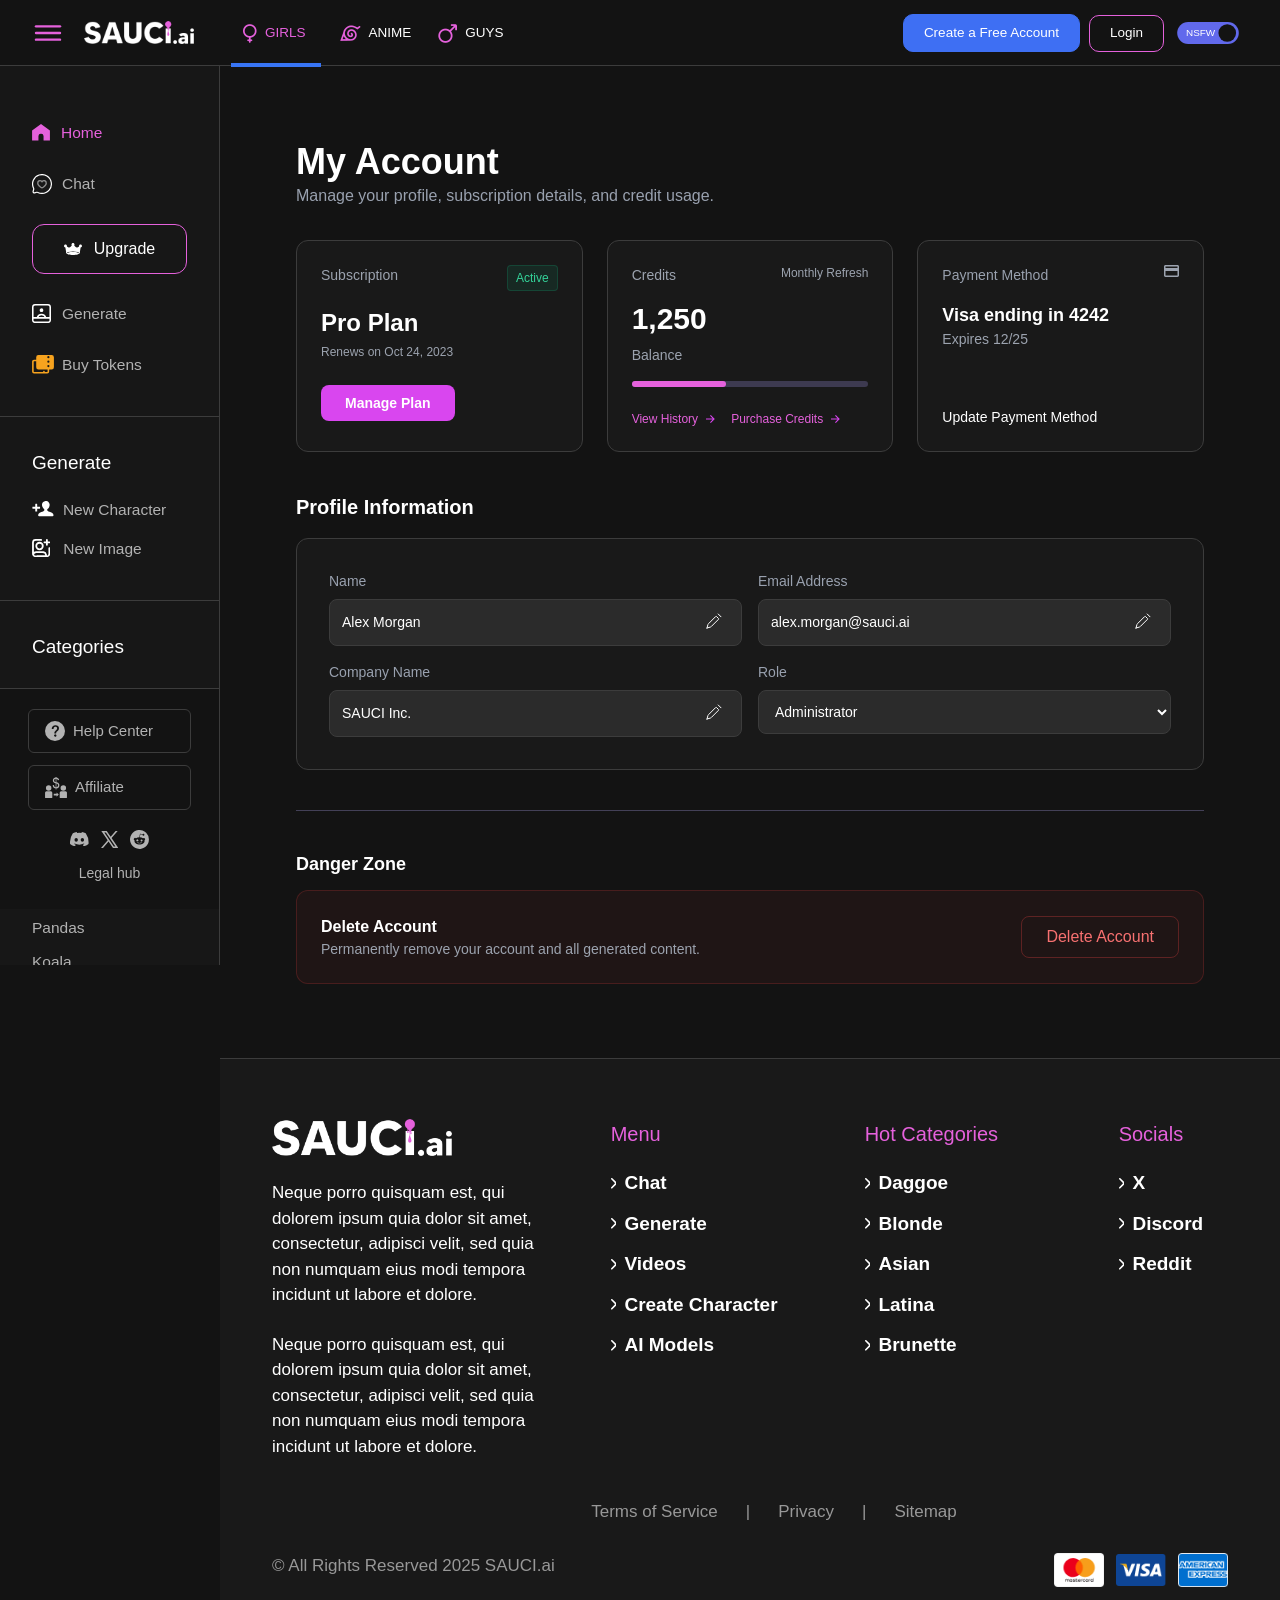
<file: account.html>
<!DOCTYPE html>
<html lang="en">

<head>
    <meta charset="UTF-8">
    <meta name="viewport" content="width=device-width, initial-scale=1.0">
    <!-- Title -->
    <title>Home - SAUCI AI</title>
    <!-- Fav Icon -->
    <link rel="icon" href="images/favicon.ico">
    <!-- link font awesome -->
    <link rel="stylesheet" href="css/font-awesome.css">
    <!-- tailwind css file -->
    <link rel="stylesheet" href="src/output.css">
    <!-- Swiper CSS -->
    <link rel="stylesheet" href="https://unpkg.com/swiper/swiper-bundle.min.css" />
    <!-- video popup css -->
    <link rel="stylesheet" href="css/vedio_popup.css">
    <!-- Main StyleSheet -->
    <link rel="stylesheet" href="style.css">
    <!-- Responsive CSS -->
    <link rel="stylesheet" href="css/responsive.css">
</head>

<body class="tracking-[4%] font-madetommy font-normal bg-[#131313]">

    <!-- Header area here  -->
    <header class="header-wrap mask">
        <div
            class="header-inner grid grid-cols-12 items-center py-4 lg:pb-4 xl:pt-[14px] xl:pb-[13px] px-4 md:px-4 lg:px-6 xl:pl-8 xl:pr-9 bg-[#131313] border-b border-light-border fixed w-full z-[999] transition duration-200">
            <div class="col-span-4 md:col-span-3 lg:col-span-2 xl:col-span-1">
                <div class="flex items-center gap-3 lg:gap-4 xl:gap-5">
                    <div class="flex items-center">
                        <button type="button" class="menu-open cursor-pointer">
                            <svg width="32" height="32" viewBox="0 0 24 24" fill="none"
                                xmlns="http://www.w3.org/2000/svg">
                                <path d="M3 12H21" stroke="#e561dc" stroke-width="1.8" stroke-linecap="round" />
                                <path d="M3 7H21" stroke="#e561dc" stroke-width="1.8" stroke-linecap="round" />
                                <path d="M3 17H21" stroke="#e561dc" stroke-width="1.8" stroke-linecap="round" />
                            </svg>
                        </button>
                    </div>
                    <div>
                        <a href="index.html" class="relative z-[9]">
                            <img class="max-w-[102px] md:max-w-[110px] mt-[-2px]" src="images/sauci-ai.png" alt="">
                        </a>
                    </div>
                </div>
            </div>
            <div class="col-span-3 lg:col-span-2 hidden md:block xl:col-span-3">
                <ul
                    class="menu-wrap flex items-center gap-10 md:pl-4 lg:pl-14 xl:pl-[110px] 2xxl:pl-[50px] xl:gap-[48px] relative z-[2]">
                    <li class="active">
                        <a href="#"
                            class="flex gap-2 items-center text-white text-[13.5px] hover:text-primary relative after:absolute after:content-[''] after:block after:left-[68%] xxl:after:left-[60%] after:bottom-[-26px] lg:after:bottom-[-24px] after:h-1 after:w-[90px] after:transform after:-translate-x-1/2 after:bg-[#3875F5] after:opacity-0">
                            <img src="images/menu-icon-01.png" alt="">
                            <span>GIRLS</span>
                        </a>
                    </li>
                    <li>
                        <a href="#"
                            class="flex gap-2 items-center text-white text-[13.5px] hover:text-primary relative after:absolute after:content-[''] after:block after:left-[68%] xxl:after:left-[55%] after:bottom-[-26px] lg:after:bottom-[-24px] after:h-1 after:w-[90px] after:transform after:-translate-x-1/2 after:bg-[#3875F5] after:opacity-0">
                            <img src="images/menu-icon-02.png" alt="">
                            <span>ANIME</span>
                        </a>
                    </li>
                    <li>
                        <a href="#"
                            class="flex gap-2 items-center text-white text-[13.5px] hover:text-primary relative after:absolute after:content-[''] after:block after:left-[68%] xxl:after:left-[55%] after:bottom-[-26px] lg:after:bottom-[-24px] after:h-1 after:w-[90px] after:transform after:-translate-x-1/2 after:bg-[#3875F5] after:opacity-0">
                            <img src="images/menu-icon-03.png" alt="">
                            <span>GUYS</span>
                        </a>
                    </li>
                </ul>
            </div>
            <div class="col-span-8 md:col-span-6 lg:col-span-8 flex justify-end">
                <div class="flex items-center justify-end flex-row-reverse md:flex-row">
                    <div class="hidden sm:block">
                        <button command="show-modal" commandfor="dialog"
                            class="py-2 px-4 md:px-3 lg:px-5 rounded-lg xl:rounded-[10px] bg-[#3E6FF3] text-[13px] md:text-[13.5px] text-white cursor-pointer border-1 border-[#3E6FF3] hover:border-primary hover:bg-primary hover:transform hover:-translate-y-[2px]"
                            type="button">
                            <span class="hidden lg:block">Create a Free Account</span>
                            <span class="lg:hidden">Sign Up Free</span>
                        </button>
                    </div>
                    <div class="pl-[11px] md:pl-[9px] sm:pr-[16px]">
                        <button command="show-modal" commandfor="loginDialog" type="button"
                            class="py-[6.5px] md:py-[7.5px] px-[13px] md:px-5 rounded-lg xl:rounded-[10px] text-[13px] border-1 border-primary md:text-[13.5px] text-white cursor-pointer hover:bg-primary hover:transform hover:-translate-y-[2px] flex items-center gap-[6px] md:gap-0 bg-primary md:bg-transparent">
                            <span class="hidden md:block">Login</span>
                            <span class="md:hidden">Sign In</span>
                            <svg class="md:hidden" xmlns="http://www.w3.org/2000/svg" width="11.61" height="11.61"
                                viewBox="0 0 11.61 11.61">
                                <path id="sign-in-svgrepo-com-2"
                                    d="M5.58,3a.645.645,0,1,0,0,1.29h7.095a.645.645,0,0,1,.645.645v7.74a.645.645,0,0,1-.645.645H5.58a.645.645,0,1,0,0,1.29h7.095a1.935,1.935,0,0,0,1.935-1.935V4.935A1.935,1.935,0,0,0,12.675,3ZM9.261,5.769a.645.645,0,1,0-.912.912L9.828,8.16H3.645a.645.645,0,1,0,0,1.29H9.828L8.349,10.929a.645.645,0,0,0,.912.912l2.58-2.58a.645.645,0,0,0,0-.912Z"
                                    transform="translate(-3 -3)" fill="#fff" fill-rule="evenodd" />
                            </svg>

                        </button>
                    </div>
                    <div class="pr-2">
                        <label for="my-toggle"
                            class="relative flex h-[20px] w-[56px] cursor-pointer items-center rounded-full px-1.5 transition-all duration-300 transform scale-[1.3] md:scale-[1.1]"
                            style="--toggle-bg: #6169EC; background: var(--toggle-bg);">
                            <input id="my-toggle" checked type="checkbox" class="peer sr-only" />

                            <!-- knob (black circle) -->
                            <span
                                class="absolute left-[2px] h-4 w-4 rounded-full bg-[#131313] transition-transform duration-300 peer-checked:translate-x-[35.5px]"></span>

                            <!-- OFF Label (shown when unchecked) -->
                            <span
                                class="absolute pt-[2.5px] right-2 text-[9px] text-white transition-opacity duration-200 peer-checked:opacity-0 peer-checked:translate-x-1">
                                WNSF
                            </span>

                            <!-- ON Label (shown when checked) -->
                            <span
                                class="absolute pt-[1.4px] left-2 text-[9px] text-white opacity-0 transition-opacity duration-200 peer-checked:opacity-100 peer-checked:translate-x-0">
                                NSFW
                            </span>
                        </label>
                    </div>
                </div>
            </div>

            <!-- mobile menu code -->
            <div
                class="col-span-12 bg-[#1F1F1F] mx-[-16px] transform mb-[-71px] md:hidden border-t border-light-border">
                <ul
                    class="menu-wrap flex items-center justify-center gap-10 xl:gap-11 relative z-[2] pt-[9px] pb-[11px]">
                    <li class="active">
                        <a href="#"
                            class="flex gap-[5px] items-center text-white text-[12px] hover:text-primary relative after:absolute after:content-[''] after:block after:left-[56%] after:bottom-[-11px] after:h-[3px] after:w-[66px] after:transform after:-translate-x-1/2 after:bg-[#3875F5] after:opacity-0">
                            <img class="max-w-[11px] md:max-w-auto" src="images/menu-icon-01.png" alt="">
                            <span>GIRLS</span>
                        </a>
                    </li>
                    <li>
                        <a href="#"
                            class="flex gap-[5px] items-center text-white text-[12px] hover:text-primary relative after:absolute after:content-[''] after:block after:left-[52%] after:bottom-[-11px] after:h-[3px] after:w-[66px] after:transform after:-translate-x-1/2 after:bg-[#3875F5] after:opacity-0">
                            <img class="max-w-[15px] md:max-w-auto" src="images/menu-icon-02.png" alt="">
                            <span>ANIME</span>
                        </a>
                    </li>
                    <li>
                        <a href="#"
                            class="flex gap-[5px] items-center text-white text-[12px] hover:text-primary relative after:absolute after:content-[''] after:block after:left-[57%] after:bottom-[-11px] after:h-[3px] after:w-[66px] after:transform after:-translate-x-1/2 after:bg-[#3875F5] after:opacity-0">
                            <img class="max-w-[15px] md:max-w-auto" src="images/menu-icon-03.png" alt="">
                            <span>GUYS</span>
                        </a>
                    </li>
                </ul>
            </div>
        </div>

    </header>


    <!-- Header area here  -->

    <!-- sign up popup here -->
    <el-dialog>
        <dialog id="dialog" aria-labelledby="dialog-title"
            class="fixed inset-0 size-auto max-h-none max-w-none overflow-y-auto bg-transparent backdrop:bg-transparent">

            <el-dialog-backdrop
                class="fixed inset-0 bg-gray-900/50 transition-opacity data-closed:opacity-0 data-enter:duration-300 data-enter:ease-out data-leave:duration-200 data-leave:ease-in">
            </el-dialog-backdrop>

            <div tabindex="0"
                class="flex min-h-full justify-center p-4 text-center focus:outline-none items-center sm:p-0">

                <el-dialog-panel
                    class="relative transform overflow-hidden rounded-lg bg-gray-800 text-left shadow-xl outline -outline-offset-1 outline-white/10 transition-all data-closed:translate-y-4 data-closed:opacity-0 data-enter:duration-300 data-enter:ease-out data-leave:duration-200 data-leave:ease-in sm:my-8 sm:w-full sm:max-w-lg data-closed:sm:translate-y-0 data-closed:sm:scale-95">

                    <!-- Close Icon -->
                    <button command="close" commandfor="dialog"
                        class="absolute right-4 top-4 text-gray-400 hover:text-white text-xl cursor-pointer">
                        <i class="fa-solid fa-xmark"></i>
                    </button>

                    <!-- Modal Body -->
                    <div class="bg-gray-800 px-6 pt-8 pb-4 sm:p-8 sm:pb-6">
                        <div class="sm:flex sm:items-start">
                            <div
                                class="mx-auto flex size-12 shrink-0 items-center justify-center rounded-full bg-blue-500/10 sm:mx-0 sm:size-10">
                                <i class="fa-solid fa-user-plus text-blue-400 text-xl"></i>
                            </div>

                            <div class="mt-3 text-center sm:mt-0 sm:ml-4 sm:text-left">
                                <h3 id="dialog-title" class="text-lg font-semibold text-white">
                                    Create a Free Account
                                </h3>
                                <div class="mt-2">
                                    <p class="text-sm text-gray-400">
                                        Sign up for free to get started. It's quick and easy.
                                    </p>
                                </div>
                            </div>
                        </div>

                        <!-- Form Fields -->
                        <form class="mt-6 space-y-4">
                            <div>
                                <label class="block text-sm font-medium text-gray-300 mb-1">Full Name</label>
                                <input type="text"
                                    class="w-full rounded-md bg-gray-700/40 border border-white/10 px-3 py-3 text-sm text-white placeholder-gray-400 focus:border-blue-500 focus:ring-0 outline-0"
                                    placeholder="Enter your full name">
                            </div>

                            <div>
                                <label class="block text-sm font-medium text-gray-300 mb-1">Email Address</label>
                                <input type="email"
                                    class="w-full rounded-md bg-gray-700/40 border border-white/10 px-3 py-3 text-sm text-white placeholder-gray-400 focus:border-blue-500 focus:ring-0 outline-0"
                                    placeholder="Enter your email">
                            </div>

                            <div>
                                <label class="block text-sm font-medium text-gray-300 mb-1">Password</label>
                                <input type="password"
                                    class="w-full rounded-md bg-gray-700/40 border border-white/10 px-3 py-3 text-sm text-white placeholder-gray-400 focus:border-blue-500 focus:ring-0 outline-0"
                                    placeholder="Create a password">
                            </div>
                        </form>
                    </div>

                    <!-- Footer -->
                    <div class="bg-gray-700/25 px-6 pt-4 pb-7 sm:px-8">
                        <button type="button"
                            class="inline-flex w-full justify-center rounded-md bg-blue-500 px-4 py-3 text-[14px] text-white hover:bg-primary hover:transform hover:-translate-y-[2px] cursor-pointer">
                            Create Account
                        </button>
                    </div>

                </el-dialog-panel>
            </div>
        </dialog>
    </el-dialog>
    <!-- sign up popup here -->

    <!-- Login popup here  -->
    <el-dialog>
        <dialog id="loginDialog" aria-labelledby="login-title"
            class="fixed inset-0 size-auto max-h-none max-w-none overflow-y-auto bg-transparent backdrop:bg-transparent">

            <el-dialog-backdrop
                class="fixed inset-0 bg-gray-900/50 transition-opacity data-closed:opacity-0 data-enter:duration-300 data-enter:ease-out data-leave:duration-200 data-leave:ease-in">
            </el-dialog-backdrop>

            <div tabindex="0"
                class="flex min-h-full items-center justify-center p-4 text-center focus:outline-none sm:p-0">

                <el-dialog-panel
                    class="relative transform overflow-hidden rounded-lg bg-gray-800 text-left shadow-xl outline -outline-offset-1 outline-white/10 transition-all data-closed:translate-y-4 data-closed:opacity-0 data-enter:duration-300 data-enter:ease-out data-leave:duration-200 data-leave:ease-in sm:my-8 sm:w-full sm:max-w-lg data-closed:sm:translate-y-0 data-closed:sm:scale-95">

                    <!-- Close Icon -->
                    <button command="close" commandfor="loginDialog"
                        class="absolute right-4 top-4 text-gray-400 hover:text-white text-xl cursor-pointer">
                        <i class="fa-solid fa-xmark"></i>
                    </button>

                    <!-- Modal Body -->
                    <div class="bg-gray-800 px-6 pt-8 pb-4 sm:p-8 sm:pb-6">
                        <div class="sm:flex sm:items-start">
                            <div
                                class="mx-auto flex size-12 shrink-0 items-center justify-center rounded-full bg-blue-500/10 sm:mx-0 sm:size-10">
                                <i class="fa-solid fa-right-to-bracket text-blue-400 text-xl"></i>
                            </div>

                            <div class="mt-3 text-center sm:mt-0 sm:ml-4 sm:text-left">
                                <h3 id="login-title" class="text-lg font-semibold text-white">
                                    Login to Your Account
                                </h3>
                                <div class="mt-2">
                                    <p class="text-sm text-gray-400">
                                        Access your dashboard using your registered email and password.
                                    </p>
                                </div>
                            </div>
                        </div>

                        <!-- Form Fields -->
                        <form class="mt-6 space-y-4">
                            <div>
                                <label class="block text-sm font-medium text-gray-300 mb-1">Email Address</label>
                                <input type="email"
                                    class="w-full rounded-md bg-gray-700/40 border border-white/10 px-3 py-3 text-sm text-white placeholder-gray-400 focus:border-blue-500 focus:ring-0 outline-0"
                                    placeholder="Enter your email">
                            </div>

                            <div>
                                <label class="block text-sm font-medium text-gray-300 mb-1">Password</label>
                                <input type="password"
                                    class="w-full rounded-md bg-gray-700/40 border border-white/10 px-3 py-3 text-sm text-white placeholder-gray-400 focus:border-blue-500 focus:ring-0 outline-0"
                                    placeholder="Enter your password">
                            </div>
                        </form>
                    </div>

                    <!-- Footer -->
                    <div class="bg-gray-700/25 px-6 pt-4 pb-7 sm:px-8">
                        <button type="button"
                            class="inline-flex w-full justify-center rounded-md bg-blue-500 px-4 py-3 text-[14px] text-white hover:bg-primary hover:transform hover:-translate-y-[2px] cursor-pointer">
                            Login
                        </button>
                    </div>

                </el-dialog-panel>
            </div>
        </dialog>
    </el-dialog>
    <!-- Login popup here  -->

    <!-- Main content area -->
    <main class="main">
        <div class="flex pt-[100px] md:pt-[70px] lg:pt-[60px] xl:pt-[65px]">
            <!-- sidebar wrap -->
           <aside
                class="sidebar-wrap scrollbar-w-none border-r border-light-border bg-[#171717] h-screen fixed max-w-[220px] w-full py-11 md:py-14 overflow-auto z-[9]">

                <!-- primary action -->
                <div
                    class="sidebar-menu pb-6 md:pb-10 mb-5 md:mb-8 border-b border-light-border px-4 md:px-5 lg:px-7 xl:px-8">

                    <ul class="flex flex-col gap-4 md:gap-[28px]">
                        <li class="active">
                            <a href="index.html"
                                class="flex items-center gap-4 text-[#B2B2B2] text-[15px] md:text-[15.5px] hover:text-primary">
                                <span>
                                    <svg xmlns="http://www.w3.org/2000/svg" width="18" height="16.4"
                                        viewBox="0 0 23.898 21.962">
                                        <path id="home-svgrepo-com"
                                            d="M1,8.785V21.962H9.535V16.106a3.2,3.2,0,0,1,3.414-2.928,3.2,3.2,0,0,1,3.414,2.928v5.857H24.9V8.785L12.949,0Z"
                                            transform="translate(-1)" fill="#fff" />
                                    </svg>
                                </span>
                                <span class="transform translate-x-[-3px] md:translate-x-[-5px]">Home</span>
                            </a>
                        </li>
                        <li>
                            <a href="chat.html"
                                class="flex items-center gap-[15px] text-[#B2B2B2] text-[15px] md:text-[15.5px] hover:text-primary">
                                <span>
                                    <svg xmlns="http://www.w3.org/2000/svg" width="20" height="20"
                                        viewBox="0 0 25.299 25.299">
                                        <g transform="translate(0.75 0.75)">
                                            <path
                                                d="M13.9,25.8A11.892,11.892,0,1,0,3.242,19.2,1.944,1.944,0,0,1,3.4,20.564l-.709,2.649a1.547,1.547,0,0,0,1.894,1.894L7.235,24.4a1.944,1.944,0,0,1,1.366.159A11.849,11.849,0,0,0,13.9,25.8Z"
                                                transform="translate(-2 -2)" fill="none" stroke="#fff"
                                                stroke-width="1.5" />
                                            <path
                                                d="M10.651,16.329l-.578.68ZM13,9.853l-.638.624a.892.892,0,0,0,1.275,0Zm2.346,6.475-.578-.68ZM13,17.58v-.892h0Zm-1.768-1.931a12.072,12.072,0,0,1-1.9-1.976,3.436,3.436,0,0,1-.793-1.906H6.75a5.162,5.162,0,0,0,1.136,2.958,13.825,13.825,0,0,0,2.187,2.283ZM8.535,11.768A2.176,2.176,0,0,1,9.729,9.529a2.54,2.54,0,0,1,2.631.949l1.275-1.249A4.286,4.286,0,0,0,9.1,7.857a3.934,3.934,0,0,0-2.354,3.91Zm7.386,5.241a13.825,13.825,0,0,0,2.187-2.283,5.162,5.162,0,0,0,1.136-2.958H17.459a3.437,3.437,0,0,1-.793,1.906,12.07,12.07,0,0,1-1.9,1.976Zm3.323-5.241a3.934,3.934,0,0,0-2.354-3.91,4.286,4.286,0,0,0-4.531,1.372l1.275,1.249a2.54,2.54,0,0,1,2.631-.949,2.176,2.176,0,0,1,1.194,2.239Zm-9.171,5.241A4.335,4.335,0,0,0,13,18.472V16.687c-.493,0-.734-.159-1.768-1.038Zm4.692-1.359c-1.033.879-1.275,1.038-1.768,1.038v1.785a4.335,4.335,0,0,0,2.924-1.464Z"
                                                transform="translate(-1.098 -0.928)" fill="#fff" opacity="0.5" />
                                        </g>
                                    </svg>

                                </span>
                                <span class="transform translate-x-[-3px] md:translate-x-[-5px]">Chat</span>
                            </a>
                        </li>
                        <li>
                            <a href="" class="upgradebtn flex items-center justify-center gap-[12px] border border-primary rounded-xl text-white w-full px-4 py-3 text-[15px] md:text-[15.5px] hover:text-primary">
                                <svg width="18" height="18" viewBox="0 0 18 18" fill="none" xmlns="http://www.w3.org/2000/svg">
<g clip-path="url(#clip0_212_2867)">
<path d="M9 10.5C5.64525 10.5 2.25 11.2725 2.25 12.75C2.25 14.2275 5.64525 15 9 15C12.3547 15 15.75 14.2275 15.75 12.75C15.75 11.2725 12.3547 10.5 9 10.5ZM14.844 13.029C14.772 13.0935 14.6828 13.125 14.5928 13.125C14.49 13.125 14.3887 13.083 14.3137 13.0012C14.0827 12.7447 12.3255 12 9 12C5.6745 12 3.91725 12.7447 3.68625 13.0012C3.546 13.155 3.30975 13.1662 3.156 13.029C3.00225 12.8902 2.99025 12.6533 3.12825 12.4988C3.564 12.0158 5.54325 11.25 9 11.25C12.4567 11.25 14.436 12.0158 14.8717 12.4988C15.0098 12.6525 14.9978 12.8902 14.844 13.029Z" fill="white"/>
<path d="M4.11823 12.75H13.881C13.149 12.4305 11.5312 12 8.99922 12C6.46722 12 4.85098 12.4305 4.11823 12.75Z" fill="white"/>
<path d="M16.5 4.5C15.6727 4.5 15 5.17275 15 6C15 6.1575 15.0255 6.3135 15.0743 6.46275L13.8585 7.236C13.0583 7.74675 12.0015 7.5765 11.4008 6.84225L10.2075 5.3835C10.3958 5.1285 10.5 4.821 10.5 4.5C10.5 3.67275 9.82725 3 9 3C8.17275 3 7.5 3.67275 7.5 4.5C7.5 4.821 7.60425 5.1285 7.7925 5.3835L6.59925 6.84225C5.99775 7.5765 4.941 7.74675 4.1415 7.23675L2.92575 6.46275C2.9745 6.3135 3 6.1575 3 6C3 5.17275 2.32725 4.5 1.5 4.5C0.67275 4.5 0 5.17275 0 6C0 6.783 0.603 7.428 1.36875 7.49475L2.25525 12.8115C2.289 13.0163 2.48325 13.1573 2.6865 13.1198C2.8695 13.089 2.9925 12.93 2.9925 12.75H3.03525C3.03525 12.6608 3.06375 12.5708 3.12825 12.4988C3.564 12.0158 5.54325 11.25 9 11.25C12.4567 11.25 14.436 12.0158 14.8717 12.4988C14.9363 12.5708 14.9647 12.6608 14.9647 12.75H15.0075C15.0075 12.93 15.1305 13.089 15.3135 13.1198C15.3345 13.1235 15.3547 13.125 15.3757 13.125C15.5557 13.125 15.7147 12.9953 15.7455 12.8115L16.632 7.49475C17.397 7.428 18 6.783 18 6C18 5.17275 17.3272 4.5 16.5 4.5Z" fill="white"/>
</g>
<defs>
<clipPath id="clip0_212_2867">
<rect width="18" height="18" fill="white"/>
</clipPath>
</defs>
</svg>
<span class="text-base font-medium">Upgrade</span>
                            </a>
                        </li>
                        <li>
                            <a href="#"
                                class="flex items-center gap-4 text-[#B2B2B2] text-[15px] md:text-[15.5px] hover:text-primary">
                                <span>
                                    <svg xmlns="http://www.w3.org/2000/svg" width="19" height="19"
                                        viewBox="0 0 24.286 24.286">
                                        <path
                                            d="M4,20.715H26.286m-11.143-9.75h.014m5.382,9.75a5.573,5.573,0,0,0-10.792,0m6.789-9.75a1.393,1.393,0,1,1-1.393-1.393A1.393,1.393,0,0,1,16.536,10.964ZM8.457,4H21.829a6.921,6.921,0,0,1,2.936.3,2.785,2.785,0,0,1,1.217,1.217,6.92,6.92,0,0,1,.3,2.936V21.829a6.921,6.921,0,0,1-.3,2.936,2.785,2.785,0,0,1-1.217,1.217,6.921,6.921,0,0,1-2.936.3H8.457a6.92,6.92,0,0,1-2.936-.3A2.785,2.785,0,0,1,4.3,24.765,6.921,6.921,0,0,1,4,21.829V8.457a6.921,6.921,0,0,1,.3-2.936A2.786,2.786,0,0,1,5.521,4.3,6.921,6.921,0,0,1,8.457,4Z"
                                            transform="translate(-3 -3)" fill="none" stroke="#fff"
                                            stroke-linecap="round" stroke-linejoin="round" stroke-width="2" />
                                    </svg>

                                </span>
                                <span class="transform translate-x-[-3px] md:translate-x-[-5px]">Generate</span>
                            </a>
                        </li>
                        <li>
                            <a href="#"
                                class="flex items-center gap-[13px] text-[#B2B2B2] text-[15px] md:text-[15.5px] hover:text-primary">
                                <span>
                                    <svg xmlns="http://www.w3.org/2000/svg" width="22" height="18.5"
                                        viewBox="0 0 27.465 23.286">
                                        <g transform="translate(1)">
                                            <path
                                                d="M16.929,24.322H4.393A1.393,1.393,0,0,1,3,22.929V10.393A1.393,1.393,0,0,1,4.393,9H8.572m8.357,15.322h4.179A1.393,1.393,0,0,0,22.5,22.929V19.447m-5.572,4.875V22.929"
                                                transform="translate(-3 -2.036)" fill="none" stroke="#f7a31e"
                                                stroke-linecap="round" stroke-linejoin="round" stroke-width="2" />
                                            <path
                                                d="M28.286,6.786A2.786,2.786,0,0,0,25.5,4H8.786A2.786,2.786,0,0,0,6,6.786V19.322a2.786,2.786,0,0,0,2.786,2.786H25.5a2.786,2.786,0,0,0,2.786-2.786Zm-5.572,0a1.393,1.393,0,1,1-2.786,0h0a1.393,1.393,0,0,1,2.786,0Zm-1.393,6.964a1.393,1.393,0,0,0,1.393-1.393h0a1.393,1.393,0,0,0-2.786,0h0a1.393,1.393,0,0,0,1.393,1.393Zm1.393,4.179a1.393,1.393,0,0,1-2.786,0h0a1.393,1.393,0,0,1,2.786,0h0Z"
                                                transform="translate(-1.821 -4)" fill="#f7a31e" fill-rule="evenodd" />
                                        </g>
                                    </svg>
                                </span>
                                <span class="transform translate-x-[-3px] md:translate-x-[-5px]">Buy Tokens</span>
                            </a>
                        </li>
                    </ul>
                </div>

                <!-- Generate action -->
                <div
                    class="sidebar-menu pb-6 md:pb-10 mb-5 md:mb-8 border-b border-light-border px-4 md:px-5 lg:px-7 xl:px-8">
                    <h4 class="text-white text-[18px] md:text-[19px] font-medium pb-5">Generate</h4>
                    <ul class="flex flex-col gap-4">
                        <li>
                            <a href="#"
                                class="flex items-center gap-[14px] text-[#B2B2B2] text-[15px] md:text-[15.5px] hover:text-primary">
                                <span>
                                    <svg xmlns="http://www.w3.org/2000/svg" width="21.898" height="15.326"
                                        viewBox="0 0 23.898 17.326">
                                        <path id="character-add-svgrepo-com"
                                            d="M25.427,164.2V161.61a.428.428,0,0,0-.4-.4H23.659a.428.428,0,0,0-.4.4V164.2a.257.257,0,0,1-.274.274H20.423a.431.431,0,0,0-.3.112.368.368,0,0,0-.124.286v1.344a.425.425,0,0,0,.423.423h2.564a.257.257,0,0,1,.274.274v2.564a.425.425,0,0,0,.423.423h1.344a.381.381,0,0,0,.274-.124.407.407,0,0,0,.124-.3v-2.564a.257.257,0,0,1,.274-.274H28.29a.381.381,0,0,0,.274-.124.407.407,0,0,0,.124-.3v-1.344a.368.368,0,0,0-.124-.286.4.4,0,0,0-.274-.112H25.7a.257.257,0,0,1-.274-.274Zm6.721,5.576a11.715,11.715,0,0,0-3.883,1.494,3.157,3.157,0,0,0-1.743,2.614v.349a1.105,1.105,0,0,0,1.1,1.1H42.8a1.105,1.105,0,0,0,1.1-1.1v-.349a3.207,3.207,0,0,0-1.792-2.639,12.42,12.42,0,0,0-3.933-1.469,1.664,1.664,0,0,1-1.008-.61,1.732,1.732,0,0,1-.386-1.108v-.149a1.061,1.061,0,0,1,.423-.846,5.021,5.021,0,0,0,1.718-2.116,6.3,6.3,0,0,0,.622-2.664,4.134,4.134,0,0,0-.585-2.153,4.357,4.357,0,0,0-8.1,2.153,5.93,5.93,0,0,0,.622,2.589,5.33,5.33,0,0,0,1.618,2.116.993.993,0,0,1,.423.822v.274a1.7,1.7,0,0,1-.386,1.083A1.653,1.653,0,0,1,32.148,169.775Z"
                                            transform="translate(-20 -158)" fill="#fff" />
                                    </svg>

                                </span>
                                <span class="transform translate-x-[-3px] md:translate-x-[-5px]">New Character</span>
                            </a>
                        </li>
                        <li>
                            <a href="#"
                                class="flex items-center gap-[18px] text-[#B2B2B2] text-[15px] md:text-[15.5px] hover:text-primary">
                                <span>
                                    <svg xmlns="http://www.w3.org/2000/svg" width="18.274" height="18.176"
                                        viewBox="0 0 20.274 20.176">
                                        <path id="image-user-plus-svgrepo-com"
                                            d="M17.449,7.453V2M14.723,4.726h5.453m0,6.361v4.726a6.773,6.773,0,0,1-.3,2.874,2.726,2.726,0,0,1-1.191,1.191,6.773,6.773,0,0,1-2.874.3H6.362a6.773,6.773,0,0,1-2.874-.3A2.726,2.726,0,0,1,2.3,18.687,6.773,6.773,0,0,1,2,15.813V6.362a6.773,6.773,0,0,1,.3-2.874A2.726,2.726,0,0,1,3.489,2.3,6.773,6.773,0,0,1,6.362,2h4.726M2.132,18.291a3.637,3.637,0,0,1,3.5-2.659H12a9.121,9.121,0,0,1,1.618.07,3.635,3.635,0,0,1,2.856,2.856,9.12,9.12,0,0,1,.07,1.618M12.905,8.816A3.635,3.635,0,1,1,9.27,5.181,3.635,3.635,0,0,1,12.905,8.816Z"
                                            transform="translate(-0.901 -1)" fill="none" stroke="#fff"
                                            stroke-linecap="round" stroke-linejoin="round" stroke-width="2" />
                                    </svg>
                                </span>
                                <span class="transform translate-x-[-3px] md:translate-x-[-5px]">New Image</span>
                            </a>
                        </li>
                    </ul>
                </div>

                <!-- Categories action -->
                <div class="sidebar-menu pb-4 border-light-border px-4 md:px-5 lg:px-7 xl:px-8">
                    <h4 class="text-white text-[18px] md:text-[19px] font-medium pb-5">Categories</h4>

                    <!-- Accordion Item -->
                    <div>
                        <button onclick="toggleAccordion(1)"
                            class="w-full gap-6 pb-[10px] flex items-center text-[#B2B2B2] text-[15px] md:text-[15.5px] cursor-pointer hover:text-primary">
                            <span>Pandas</span>
                            <span id="icon-1" class="text-slate-800 transition-transform duration-300 pt-1">
                                <svg xmlns="http://www.w3.org/2000/svg" viewBox="0 0 16 16" fill="#B2B2B2"
                                    class="w-4 h-4">
                                    <path
                                        d="M8.75 3.75a.75.75 0 0 0-1.5 0v3.5h-3.5a.75.75 0 0 0 0 1.5h3.5v3.5a.75.75 0 0 0 1.5 0v-3.5h3.5a.75.75 0 0 0 0-1.5h-3.5v-3.5Z" />
                                </svg>

                            </span>
                        </button>
                        <div id="content-1" class="max-h-0 overflow-hidden transition-all duration-300 ease-in-out">
                            <div class="p-3 text-[15px] text-[#B2B2B2] font-light hover:text-primary">
                                <ul class="flex flex-col gap-2">
                                    <li><a class="text-[#B2B2B2] hover:text-primary hover:pl-[2px]" href="#">Lion
                                            Hunting</a></li>
                                    <li><a class="text-[#B2B2B2] hover:text-primary hover:pl-[2px]" href="#">Lion
                                            Chilling</a></li>
                                    <li><a class="text-[#B2B2B2] hover:text-primary hover:pl-[2px]" href="#">Lion
                                            Nurturing</a></li>
                                    <li><a class="text-[#B2B2B2] hover:text-primary hover:pl-[2px]" href="#">Lion
                                            Fighting</a></li>
                                </ul>
                            </div>
                        </div>
                    </div>
                    <div class="pb-[10px]">
                        <a href="#"
                            class="text-[#B2B2B2] text-[15px] md:text-[15.5px] cursor-pointer hover:text-primary">Koala</a>
                    </div>
                    <!-- Accordion Item -->
                    <div>
                        <button onclick="toggleAccordion(2)"
                            class="w-full gap-6 pb-[10px] flex items-center text-[#B2B2B2] text-[15px] md:text-[15.5px] cursor-pointer hover:text-primary">
                            <span>Chimi</span>
                            <span id="icon-2" class="text-slate-800 transition-transform duration-300 pt-1">
                                <svg xmlns="http://www.w3.org/2000/svg" viewBox="0 0 16 16" fill="#B2B2B2"
                                    class="w-4 h-4">
                                    <path
                                        d="M8.75 3.75a.75.75 0 0 0-1.5 0v3.5h-3.5a.75.75 0 0 0 0 1.5h3.5v3.5a.75.75 0 0 0 1.5 0v-3.5h3.5a.75.75 0 0 0 0-1.5h-3.5v-3.5Z" />
                                </svg>

                            </span>
                        </button>
                        <div id="content-2" class="max-h-0 overflow-hidden transition-all duration-300 ease-in-out">
                            <div class="p-3 text-[15px] text-[#B2B2B2] font-light">
                                <ul class="flex flex-col gap-2">
                                    <li><a class="text-[#B2B2B2] hover:text-primary hover:pl-[2px]" href="#">Lion
                                            Hunting</a></li>
                                    <li><a class="text-[#B2B2B2] hover:text-primary hover:pl-[2px]" href="#">Lion
                                            Chilling</a></li>
                                    <li><a class="text-[#B2B2B2] hover:text-primary hover:pl-[2px]" href="#">Lion
                                            Nurturing</a></li>
                                    <li><a class="text-[#B2B2B2] hover:text-primary hover:pl-[2px]" href="#">Lion
                                            Fighting</a></li>
                                </ul>
                            </div>
                        </div>
                    </div>
                    <div class="pb-[10px]">
                        <a href="#"
                            class="text-[#B2B2B2] text-[15px] md:text-[15.5px] cursor-pointer hover:text-primary">Giraffe</a>
                    </div>
                    <!-- Accordion Item -->
                    <div>
                        <button onclick="toggleAccordion(3)"
                            class="w-full gap-6 pb-[10px] flex items-center text-[#B2B2B2] text-[15px] md:text-[15.5px] cursor-pointer hover:text-primary">
                            <span>Dog</span>
                            <span id="icon-3" class="text-slate-800 transition-transform duration-300 pt-1">
                                <svg xmlns="http://www.w3.org/2000/svg" viewBox="0 0 16 16" fill="#B2B2B2"
                                    class="w-4 h-4">
                                    <path
                                        d="M8.75 3.75a.75.75 0 0 0-1.5 0v3.5h-3.5a.75.75 0 0 0 0 1.5h3.5v3.5a.75.75 0 0 0 1.5 0v-3.5h3.5a.75.75 0 0 0 0-1.5h-3.5v-3.5Z" />
                                </svg>

                            </span>
                        </button>
                        <div id="content-3" class="max-h-0 overflow-hidden transition-all duration-300 ease-in-out">
                            <div class="p-3 text-[15px] text-[#B2B2B2] font-light">
                                <ul class="flex flex-col gap-2">
                                    <li><a class="text-[#B2B2B2] hover:text-primary hover:pl-[2px]" href="#">Lion
                                            Hunting</a></li>
                                    <li><a class="text-[#B2B2B2] hover:text-primary hover:pl-[2px]" href="#">Lion
                                            Chilling</a></li>
                                    <li><a class="text-[#B2B2B2] hover:text-primary hover:pl-[2px]" href="#">Lion
                                            Nurturing</a></li>
                                    <li><a class="text-[#B2B2B2] hover:text-primary hover:pl-[2px]" href="#">Lion
                                            Fighting</a></li>
                                </ul>
                            </div>
                        </div>
                    </div>
                    <!-- Accordion Item -->
                    <div>
                        <button onclick="toggleAccordion(4)"
                            class="w-full gap-6 pb-[10px] flex items-center text-[#B2B2B2] text-[15px] md:text-[15.5px] cursor-pointer hover:text-primary">
                            <span>Hyen</span>
                            <span id="icon-4" class="text-slate-800 transition-transform duration-300 pt-1">
                                <svg xmlns="http://www.w3.org/2000/svg" viewBox="0 0 16 16" fill="#B2B2B2"
                                    class="w-4 h-4">
                                    <path
                                        d="M8.75 3.75a.75.75 0 0 0-1.5 0v3.5h-3.5a.75.75 0 0 0 0 1.5h3.5v3.5a.75.75 0 0 0 1.5 0v-3.5h3.5a.75.75 0 0 0 0-1.5h-3.5v-3.5Z" />
                                </svg>

                            </span>
                        </button>
                        <div id="content-4" class="max-h-0 overflow-hidden transition-all duration-300 ease-in-out">
                            <div class="p-3 text-[15px] text-[#B2B2B2] font-light">
                                <ul class="flex flex-col gap-2">
                                    <li><a class="text-[#B2B2B2] hover:text-primary hover:pl-[2px]" href="#">Lion
                                            Hunting</a></li>
                                    <li><a class="text-[#B2B2B2] hover:text-primary hover:pl-[2px]" href="#">Lion
                                            Chilling</a></li>
                                    <li><a class="text-[#B2B2B2] hover:text-primary hover:pl-[2px]" href="#">Lion
                                            Nurturing</a></li>
                                    <li><a class="text-[#B2B2B2] hover:text-primary hover:pl-[2px]" href="#">Lion
                                            Fighting</a></li>
                                </ul>
                            </div>
                        </div>
                    </div>
                    <!-- Accordion Item -->
                    <div>
                        <button onclick="toggleAccordion(5)"
                            class="w-full gap-6 pb-[10px] flex items-center text-[#B2B2B2] text-[15px] md:text-[15.5px] cursor-pointer hover:text-primary">
                            <span>Lion</span>
                            <span id="icon-5" class="text-slate-800 transition-transform duration-300 pt-1">
                                <svg xmlns="http://www.w3.org/2000/svg" viewBox="0 0 16 16" fill="#B2B2B2"
                                    class="w-4 h-4">
                                    <path
                                        d="M8.75 3.75a.75.75 0 0 0-1.5 0v3.5h-3.5a.75.75 0 0 0 0 1.5h3.5v3.5a.75.75 0 0 0 1.5 0v-3.5h3.5a.75.75 0 0 0 0-1.5h-3.5v-3.5Z" />
                                </svg>

                            </span>
                        </button>
                        <div id="content-5" class="max-h-0 overflow-hidden transition-all duration-300 ease-in-out">
                            <div class="p-3 text-[15px] text-[#B2B2B2] font-light">
                                <ul class="flex flex-col gap-2">
                                    <li><a class="text-[#B2B2B2] hover:text-primary hover:pl-[2px]" href="#">Lion
                                            Hunting</a></li>
                                    <li><a class="text-[#B2B2B2] hover:text-primary hover:pl-[2px]" href="#">Lion
                                            Chilling</a></li>
                                    <li><a class="text-[#B2B2B2] hover:text-primary hover:pl-[2px]" href="#">Lion
                                            Nurturing</a></li>
                                    <li><a class="text-[#B2B2B2] hover:text-primary hover:pl-[2px]" href="#">Lion
                                            Fighting</a></li>
                                </ul>
                            </div>
                        </div>
                    </div>
                    <div class="pb-[10px]">
                        <a href="#"
                            class="text-[#B2B2B2] text-[15px] md:text-[15.5px] cursor-pointer hover:text-primary">Pandas</a>
                    </div>
                    <div class="pb-[10px]">
                        <a href="#"
                            class="text-[#B2B2B2] text-[15px] md:text-[15.5px] cursor-pointer hover:text-primary">Koala</a>
                    </div>
                    <div class="pb-[10px]">
                        <a href="#"
                            class="text-[#B2B2B2] text-[15px] md:text-[15.5px] cursor-pointer hover:text-primary">Chimi</a>
                    </div>
                    <div class="pb-[10px]">
                        <a href="#"
                            class="text-[#B2B2B2] text-[15px] md:text-[15.5px] cursor-pointer hover:text-primary">Giraffe</a>
                    </div>
                    <div class="pb-[10px]">
                        <a href="#"
                            class="text-[#B2B2B2] text-[15px] md:text-[15.5px] cursor-pointer hover:text-primary">Dog</a>
                    </div>
                    <div class="pb-[10px]">
                        <a href="#"
                            class="text-[#B2B2B2] text-[15px] md:text-[15.5px] cursor-pointer hover:text-primary">Hyen</a>
                    </div>
                    <div class="pb-[10px]">
                        <a href="#"
                            class="text-[#B2B2B2] text-[15px] md:text-[15.5px] cursor-pointer hover:text-primary">Lion</a>
                    </div>
                    <div class="pb-[10px]">
                        <a href="#"
                            class="text-[#B2B2B2] text-[15px] md:text-[15.5px] cursor-pointer hover:text-primary">Pandas</a>
                    </div>
                    <div class="pb-[10px]">
                        <a href="#"
                            class="text-[#B2B2B2] text-[15px] md:text-[15.5px] cursor-pointer hover:text-primary">Koala</a>
                    </div>
                </div>

                <!-- Generate action -->
                <div
                    class="sidebar-menu pb-17 md:pb-8 lg:pb-6 px-4 md:px-5 lg:px-7 xl:px-7 bg-[#131313] border-t border-light-border sticky bottom-0 left-0 max-w-[300px] w-full h-fit pt-5">
                    <ul class="flex flex-col gap-3">
                        <li>
                            <a href="#"
                                class="flex items-center gap-3 text-[#B2B2B2] text-[15px] hover:text-primary border-1 rounded-md border-light-border py-[10px] px-4">
                                <span>
                                    <svg xmlns="http://www.w3.org/2000/svg" width="20" height="20"
                                        viewBox="0 0 26.477 26.477">
                                        <path
                                            d="M77.238,64A13.238,13.238,0,1,1,64,77.238,13.238,13.238,0,0,1,77.238,64Zm.7,5.658A4.975,4.975,0,0,0,74.3,70.969a4.754,4.754,0,0,0-1.352,3.62h2.372a3.4,3.4,0,0,1,.52-2.039,2.171,2.171,0,0,1,1.955-.853A2.026,2.026,0,0,1,80.041,73.9a2.3,2.3,0,0,1-.562,1.477l-.25.291A11.308,11.308,0,0,0,76.8,78.312a4.405,4.405,0,0,0-.416,2.039v.291h2.392v-.291A2.94,2.94,0,0,1,79.084,79a3.224,3.224,0,0,1,.832-1.04c1-.874,1.6-1.435,1.789-1.643a4.157,4.157,0,0,0,.77-2.559,3.774,3.774,0,0,0-1.248-3A4.728,4.728,0,0,0,77.94,69.658Zm-.374,12a1.6,1.6,0,0,0-1.144.437,1.607,1.607,0,0,0,0,2.247,1.621,1.621,0,0,0,1.144.458,1.6,1.6,0,0,0,1.144-.437A1.607,1.607,0,0,0,78.73,82.1,1.653,1.653,0,0,0,77.565,81.662Z"
                                            transform="translate(-64 -64)" fill="#b2b2b2" />
                                    </svg>
                                </span>
                                <span class="ransform translate-x-[-4px] md:translate-x-[-4px]">Help Center</span>
                            </a>
                        </li>
                        <li>
                            <a href="#"
                                class="flex items-center gap-3 text-[#B2B2B2] text-[15px] hover:text-primary border-1 rounded-md border-light-border py-[10px] px-4">
                                <span>
                                    <svg xmlns="http://www.w3.org/2000/svg" width="22" height="21.8"
                                        viewBox="0 0 28.163 28.036">
                                        <g transform="translate(0 0)">
                                            <g transform="translate(0 0)">
                                                <path
                                                    d="M7.494,327.995H1.836A1.965,1.965,0,0,0,0,330.059v5.677A1.967,1.967,0,0,0,1.836,337.8H7.494a1.965,1.965,0,0,0,1.833-2.063v-5.677A1.963,1.963,0,0,0,7.494,327.995Z"
                                                    transform="translate(0 -309.766)" fill="#b2b2b2" />
                                                <circle cx="3.527" cy="3.527" r="3.527"
                                                    transform="translate(1.134 10.598)" fill="#b2b2b2" />
                                                <path
                                                    d="M345.289,327.995h-5.658a1.966,1.966,0,0,0-1.833,2.067v5.677a1.967,1.967,0,0,0,1.833,2.064h5.658a1.963,1.963,0,0,0,1.833-2.064v-5.677A1.961,1.961,0,0,0,345.289,327.995Z"
                                                    transform="translate(-318.96 -309.766)" fill="#b2b2b2" />
                                                <path
                                                    d="M361.665,198.224a3.527,3.527,0,1,0-3.525-3.527A3.525,3.525,0,0,0,361.665,198.224Z"
                                                    transform="translate(-338.167 -180.572)" fill="#b2b2b2" />
                                                <path d="M204.031,358.306h-3.7v2.3h3.7v1.581l2.729-2.731-2.729-2.727Z"
                                                    transform="translate(-189.156 -336.896)" fill="#b2b2b2" />
                                                <path
                                                    d="M182.764,9.143a3.988,3.988,0,0,0-1.221-.8,12.823,12.823,0,0,0-1.6-.479V3.271a2.16,2.16,0,0,1,1.228.664,2.781,2.781,0,0,1,.592,1.45l1.649-.25a3.674,3.674,0,0,0-1.26-2.407,3.9,3.9,0,0,0-2.206-.824V1.132H179V1.9a4.179,4.179,0,0,0-2.4.873,3.483,3.483,0,0,0-1.211,2.762,3.529,3.529,0,0,0,.413,1.718,2.974,2.974,0,0,0,1.184,1.181,8.354,8.354,0,0,0,2.014.83V14.3a2.331,2.331,0,0,1-1.613-.953,4.11,4.11,0,0,1-.654-1.9l-1.617.309a4.511,4.511,0,0,0,.638,2.115,3.379,3.379,0,0,0,1.3,1.252,5.815,5.815,0,0,0,1.951.541v1.6h.948V15.64a3.849,3.849,0,0,0,3.8-3.971,3.822,3.822,0,0,0-.253-1.406A3.256,3.256,0,0,0,182.764,9.143ZM179,7.614a2.907,2.907,0,0,1-1.549-.829,2.082,2.082,0,0,1-.46-1.367,2.074,2.074,0,0,1,.539-1.429A2.379,2.379,0,0,1,179,3.243Zm2.488,5.874a2.375,2.375,0,0,1-1.54.808V9.512a3.3,3.3,0,0,1,1.723.861,2.148,2.148,0,0,1,.426,1.4A2.517,2.517,0,0,1,181.484,13.488Z"
                                                    transform="translate(-165.346 -1.132)" fill="#b2b2b2" />
                                            </g>
                                        </g>
                                    </svg>
                                </span>
                                <span class="ransform translate-x-[-4px] md:translate-x-[-4px]">Affiliate</span>
                            </a>
                        </li>
                    </ul>
                    <ul class="sd-social-media flex gap-3 items-center justify-center pt-5">
                        <li>
                            <a href="#" target="_blank">
                                <svg xmlns="http://www.w3.org/2000/svg" width="18.582" height="14.341"
                                    viewBox="0 0 18.582 14.341">
                                    <path id="discord-svgrepo-com"
                                        d="M18.229,5.862A15.353,15.353,0,0,0,14.4,4.66a8.855,8.855,0,0,0-.489,1.017,14.03,14.03,0,0,0-4.243,0,10.9,10.9,0,0,0-.5-1.017,15.353,15.353,0,0,0-3.832,1.2A16.047,16.047,0,0,0,2.578,16.6,15.347,15.347,0,0,0,7.28,19a11.83,11.83,0,0,0,1.007-1.652A9.132,9.132,0,0,1,6.7,16.577c.137-.1.264-.205.391-.3a10.841,10.841,0,0,0,9.395,0c.127.108.254.205.391.3a10.315,10.315,0,0,1-1.584.772A11.83,11.83,0,0,0,16.3,19a15.239,15.239,0,0,0,4.7-2.4A15.991,15.991,0,0,0,18.249,5.862ZM8.7,14.446a1.8,1.8,0,0,1-1.672-1.9,1.786,1.786,0,0,1,1.672-1.9,1.779,1.779,0,0,1,1.672,1.9A1.792,1.792,0,0,1,8.7,14.446Zm6.169,0a1.8,1.8,0,0,1-1.672-1.9,1.786,1.786,0,0,1,1.672-1.9,1.779,1.779,0,0,1,1.672,1.9A1.792,1.792,0,0,1,14.866,14.446Z"
                                        transform="translate(-2.502 -4.66)" fill="#b2b2b2" />
                                </svg>
                            </a>
                        </li>
                        <li>
                            <a href="#" target="_blank">
                                <svg xmlns="http://www.w3.org/2000/svg" width="17.343" height="16.961"
                                    viewBox="0 0 17.343 16.961">
                                    <path id="x"
                                        d="M17.343,16.961,10.561,7.076l.012.009L16.687,0H14.644L9.662,5.767,5.706,0H.347L6.679,9.229h0L0,16.961H2.043l5.538-6.416,4.4,6.416ZM4.9,1.542l9.516,13.877H12.793L3.27,1.542Z"
                                        fill="#b2b2b2" />
                                </svg>

                            </a>
                        </li>
                        <li>
                            <a href="#" target="_blank">
                                <svg xmlns="http://www.w3.org/2000/svg" width="18.935" height="18.935"
                                    viewBox="0 0 18.935 18.935">
                                    <path id="reddit-svgrepo-com"
                                        d="M11.385,15.361a.947.947,0,1,1,.362-.072A.947.947,0,0,1,11.385,15.361Zm11.551-1.894a9.468,9.468,0,1,1-2.773-6.695A9.468,9.468,0,0,1,22.935,13.468Zm-5.053-1.574a1.325,1.325,0,0,0-.864.391,6.072,6.072,0,0,0-3.278-1.006L14.4,8.284l2.118.473a.935.935,0,0,0,.935.947.959.959,0,0,0,.947-.959.935.935,0,0,0-1.787-.414l-2.367-.521a.225.225,0,0,0-.26.166l-.734,3.3a6.13,6.13,0,0,0-3.278,1.006A1.266,1.266,0,1,0,8.5,14.3a3.232,3.232,0,0,0,0,.592c0,2,2.26,3.633,5.042,3.633s5.042-1.633,5.042-3.633a2.554,2.554,0,0,0-.071-.6,1.266,1.266,0,0,0-.568-2.367Zm-2.627,4.438a3.338,3.338,0,0,1-3.55,0,.237.237,0,0,0-.32,0,.225.225,0,0,0,0,.331,3.752,3.752,0,0,0,4.213,0,.225.225,0,0,0,0-.331.237.237,0,0,0-.343,0Zm.3-2.864a.947.947,0,1,0,.669.277A.947.947,0,0,0,15.551,13.468Z"
                                        transform="translate(-4 -4)" fill="#b2b2b2" />
                                </svg>
                            </a>
                        </li>
                    </ul>
                    <div class="text-center pt-3">
                        <a href="#" class="text-[#B2B2B2] text-xs md:text-sm hover:text-primary">
                            Legal hub
                        </a>
                    </div>
                </div>
            </aside>

            <!-- content wrapper -->
            <div class="content-wrap relative w-full bg-[#131313] text-white">

                <div class="content-container px-4 md:px-7 lg:px-10 xl:px-13 py-10 lg:py-[50px]">
                    <!-- my account -->
                    <div>
                        <div class="col-span-6 sm:col-span-4 xl:col-span-3 xxl:col-span-2">
                            <section class="max-w-6xl mx-auto p-6 bg-transparent text-white font-madetommy">
                                <h2 class="sm:text-[36px] text-[28px] font-bold text-white leading-tight">My Account
                                </h2>
                                <p class="text-gray-400 mb-8">Manage your profile, subscription details, and credit
                                    usage.</p>

                                <div class="grid grid-cols-1 md:grid-cols-3 gap-6 mb-10">
                                    <div class="bg-[#191919] p-6 rounded-xl border border-light-border">
                                        <div class="flex justify-between items-start mb-4">
                                            <span class="text-sm text-[#9CA3AF]">Subscription</span>
                                            <span
                                                class="bg-[#10B981]/10 text-[#34D399] text-xs px-2 py-1 rounded border-[#10B981]/20 border-1">Active</span>
                                        </div>
                                        <h3 class="sm:text-2xl text-xl font-bold mb-1">Pro Plan</h3>
                                        <p class="text-[12px] text-[#9CA3AF] mb-6">Renews on Oct 24, 2023</p>
                                        <button
                                            class="bg-[#D946EF]  text-sm text-white px-6 py-2 rounded-lg font-semibold hover:bg-primary transition">
                                            Manage Plan
                                        </button>
                                    </div>

                                    <div class="bg-[#191919] p-6 rounded-xl border border-light-border">
                                        <div class="flex justify-between items-start mb-4">
                                            <span class="text-sm text-[#9CA3AF] font-medium">Credits</span>
                                            <span class="text-xs text-[#9CA3AF] font-normal ">Monthly Refresh</span>
                                        </div>
                                        <h3 class="sm:text-3xl text-2xl font-bold mb-2">1,250</h3>
                                        <p class="text-sm text-[#9CA3AF] mb-4">Balance</p>
                                        <div class="w-full bg-[#3D3A50] h-1.5 rounded-full mb-6">
                                            <div class="bg-primary h-1.5 rounded-full" style="width: 40%"></div>
                                        </div>
                                        <div class="flex gap-4 text-xs font-semibold">
                                            <a href="#"
                                                class="text-primary hover:underline text-xs font-normal flex items-center gap-2">View
                                                History <span><svg width="9" height="8" viewBox="0 0 9 8" fill="none"
                                                        xmlns="http://www.w3.org/2000/svg">
                                                        <path
                                                            d="M4.79403 7.95171L4.02699 7.19318L6.69034 4.52983H0V3.42188H6.69034L4.02699 0.762787L4.79403 2.38419e-06L8.76989 3.97586L4.79403 7.95171Z"
                                                            fill="#D946EF" />
                                                    </svg>
                                                </span></a>
                                            <a href="#"
                                                class="text-primary hover:underline text-xs font-normal  flex items-center gap-2">Purchase
                                                Credits
                                                <span><svg width="9" height="8" viewBox="0 0 9 8" fill="none"
                                                        xmlns="http://www.w3.org/2000/svg">
                                                        <path
                                                            d="M4.79403 7.95171L4.02699 7.19318L6.69034 4.52983H0V3.42188H6.69034L4.02699 0.762787L4.79403 2.38419e-06L8.76989 3.97586L4.79403 7.95171Z"
                                                            fill="#D946EF" />
                                                    </svg>
                                                </span>
                                            </a>
                                        </div>
                                    </div>

                                    <div
                                        class="bg-[#191919] p-6 rounded-xl border border-light-border flex flex-col justify-between">
                                        <div>
                                            <div class="flex justify-between items-start mb-4">
                                                <span class="text-sm text-gray-400">Payment Method</span>
                                                <svg width="15" height="12" viewBox="0 0 15 12" fill="none"
                                                    xmlns="http://www.w3.org/2000/svg">
                                                    <path
                                                        d="M15 1.5V10.5C15 10.9125 14.8531 11.2656 14.5594 11.5594C14.2656 11.8531 13.9125 12 13.5 12H1.5C1.0875 12 0.734375 11.8531 0.440625 11.5594C0.146875 11.2656 0 10.9125 0 10.5V1.5C0 1.0875 0.146875 0.734375 0.440625 0.440624C0.734375 0.146874 1.0875 0 1.5 0H13.5C13.9125 0 14.2656 0.146874 14.5594 0.440624C14.8531 0.734375 15 1.0875 15 1.5ZM1.5 3H13.5V1.5H1.5V3ZM1.5 6V10.5H13.5V6H1.5Z"
                                                        fill="#9CA3AF" />
                                                </svg>

                                            </div>
                                            <h3 class="sm:text-lg text-base font-bold">Visa ending in 4242</h3>
                                            <p class="text-sm text-[#9CA3AF]">Expires 12/25</p>
                                        </div>
                                        <button
                                            class="sm:text-sm text-xs hover:text-white transition mt-6 text-left font-medium">
                                            Update Payment Method
                                        </button>
                                    </div>
                                </div>

                                <h4 class="text-[20px] font-bold mb-4">Profile Information</h4>

                                <div class="bg-[#191919] p-8 rounded-xl border border-light-border space-y-6">
                               <div class="grid md:grid-cols-2 grid-cols-1 gap-4">
                                     <div>
                                        <label class="block text-sm text-gray-400 mb-2">Name</label>
                                        <div class="relative">
                                            <input type="text" value="Alex Morgan"
                                                class="w-full bg-[#2B2B2B] border border-light-border text-[12px] sm:text-[14px] font-normal rounded-lg p-3 text-white focus:outline-none focus:border-primary">
                                            <span class="absolute right-4 top-[10px] text-gray-500 cursor-pointer"><svg
                                                    width="24" height="24" viewBox="0 0 24 24" fill="none"
                                                    xmlns="http://www.w3.org/2000/svg">
                                                    <path
                                                        d="M16.2 5L19 7.8M5 19L5.89348 15.7239C5.95178 15.5102 5.98092 15.4033 6.02566 15.3036C6.06539 15.2152 6.1142 15.131 6.17132 15.0526C6.23565 14.9644 6.31398 14.886 6.47063 14.7294L13.704 7.49598C13.8426 7.35738 13.9119 7.28807 13.9918 7.26211C14.0621 7.23926 14.1379 7.23926 14.2081 7.26211C14.2881 7.28807 14.3574 7.35738 14.496 7.49598L16.504 9.50402C16.6426 9.64262 16.7119 9.71193 16.7379 9.79184C16.7608 9.86214 16.7608 9.93786 16.7379 10.0082C16.7119 10.0881 16.6426 10.1574 16.504 10.296L9.27063 17.5294C9.11398 17.686 9.03565 17.7644 8.94736 17.8287C8.86896 17.8858 8.78484 17.9346 8.69636 17.9744C8.5967 18.0191 8.48984 18.0482 8.2761 18.1065L5 19Z"
                                                        stroke="white" stroke-linecap="round" stroke-linejoin="round" />
                                                </svg>
                                            </span>
                                        </div>
                                    </div>
                                    <div>
                                        <label class="block text-sm text-gray-400 mb-2">Email Address</label>
                                        <div class="relative">
                                            <input type="email" value="alex.morgan@sauci.ai"
                                                class="w-full bg-[#2B2B2B] border border-light-border text-[12px] sm:text-[14px] font-normal rounded-lg p-3 text-white focus:outline-none focus:border-primary">
                                            <span class="absolute right-4 top-[10px] text-gray-500 cursor-pointer"><svg
                                                    width="24" height="24" viewBox="0 0 24 24" fill="none"
                                                    xmlns="http://www.w3.org/2000/svg">
                                                    <path
                                                        d="M16.2 5L19 7.8M5 19L5.89348 15.7239C5.95178 15.5102 5.98092 15.4033 6.02566 15.3036C6.06539 15.2152 6.1142 15.131 6.17132 15.0526C6.23565 14.9644 6.31398 14.886 6.47063 14.7294L13.704 7.49598C13.8426 7.35738 13.9119 7.28807 13.9918 7.26211C14.0621 7.23926 14.1379 7.23926 14.2081 7.26211C14.2881 7.28807 14.3574 7.35738 14.496 7.49598L16.504 9.50402C16.6426 9.64262 16.7119 9.71193 16.7379 9.79184C16.7608 9.86214 16.7608 9.93786 16.7379 10.0082C16.7119 10.0881 16.6426 10.1574 16.504 10.296L9.27063 17.5294C9.11398 17.686 9.03565 17.7644 8.94736 17.8287C8.86896 17.8858 8.78484 17.9346 8.69636 17.9744C8.5967 18.0191 8.48984 18.0482 8.2761 18.1065L5 19Z"
                                                        stroke="white" stroke-linecap="round" stroke-linejoin="round" />
                                                </svg>
                                            </span>
                                        </div>
                                    </div>
                                    <div>
                                        <label class="block text-sm text-gray-400 mb-2">Company Name</label>
                                        <div class="relative">
                                            <input type="text" value="SAUCI Inc."
                                                class="w-full bg-[#2B2B2B] border border-light-border text-[12px] sm:text-[14px] font-normal rounded-lg p-3 text-white focus:outline-none focus:border-primary">
                                            <span class="absolute right-4 top-[10px] text-gray-500 cursor-pointer"><svg
                                                    width="24" height="24" viewBox="0 0 24 24" fill="none"
                                                    xmlns="http://www.w3.org/2000/svg">
                                                    <path
                                                        d="M16.2 5L19 7.8M5 19L5.89348 15.7239C5.95178 15.5102 5.98092 15.4033 6.02566 15.3036C6.06539 15.2152 6.1142 15.131 6.17132 15.0526C6.23565 14.9644 6.31398 14.886 6.47063 14.7294L13.704 7.49598C13.8426 7.35738 13.9119 7.28807 13.9918 7.26211C14.0621 7.23926 14.1379 7.23926 14.2081 7.26211C14.2881 7.28807 14.3574 7.35738 14.496 7.49598L16.504 9.50402C16.6426 9.64262 16.7119 9.71193 16.7379 9.79184C16.7608 9.86214 16.7608 9.93786 16.7379 10.0082C16.7119 10.0881 16.6426 10.1574 16.504 10.296L9.27063 17.5294C9.11398 17.686 9.03565 17.7644 8.94736 17.8287C8.86896 17.8858 8.78484 17.9346 8.69636 17.9744C8.5967 18.0191 8.48984 18.0482 8.2761 18.1065L5 19Z"
                                                        stroke="white" stroke-linecap="round" stroke-linejoin="round" />
                                                </svg>
                                            </span>
                                        </div>
                                    </div>
                                    <div>
                                        <label class="block text-sm text-gray-400 mb-2">Role</label>
                                        <select
                                            class="w-full bg-[#2B2B2B] border border-light-border rounded-lg p-3 text-white  text-[12px] sm:text-[14px] font-normal focus:outline-none focus:border-primary">
                                            <option>Administrator</option>
                                            <option>Member</option>
                                        </select>
                                    </div>
                                </div>
                                </div>

                                <hr class="my-10 border-[#434057]">

                                <h4 class="text-[18px] font-bold mb-3">Danger Zone</h4>
                                <div
                                    class="bg-[#EF4444]/5 border border-[#EF4444]/20 p-6 rounded-xl flex flex-col md:flex-row justify-between items-center gap-4">
                                    <div>
                                        <h4 class="font-semibold text-base">Delete Account</h4>
                                        <p class="text-sm text-[#9CA3AF]">Permanently remove your account and all
                                            generated content.</p>
                                    </div>
                                    <button command="show-modal" commandfor="deleteaccount" class="border border-[#EF4444]/30 text-[#F87171] px-6 py-2 rounded-lg hover:bg-red-500 hover:text-white transition">
                                        Delete Account
                                    </button>
                                </div>
                            </section>
                        </div>
                    </div>
                    <!-- my account -->
                </div>

                <!-- footer area -->
                <footer
                    class="pt-10 md:pt-12 xl:pt-15 xxl:pt-17 px-4 md:px-7 lg:px-10 xl:px-13 bg-[#191919] border-t-1 border-light-border overflow-hidden">
                    <div class="grid grid-cols-12 gap-8 sm:gap-10 xl:gap-15">
                        <div class="col-span-12 xl:col-span-4">
                            <div class="flex flex-col gap-5 xl:gap-6 xxl:gap-7 items-center sm:items-start">
                                <div>
                                    <a href="index.html">
                                        <img class="max-w-[140px] md:max-w-[180px]" src="images/sauci-ai.png" alt="">
                                    </a>
                                </div>
                                <div
                                    class="text-white text-[15px] md:text-[16px] xl:text-[17px] font-light text-center sm:text-start">
                                    <p>Neque porro quisquam est, qui dolorem
                                        ipsum quia dolor sit amet, consectetur,
                                        adipisci velit, sed quia non numquam eius
                                        modi tempora incidunt ut labore et dolore.</p>
                                </div>
                                <div
                                    class="text-white text-[15px] md:text-[16px] xl:text-[17px] font-light text-center sm:text-start">
                                    <p>Neque porro quisquam est, qui dolorem
                                        ipsum quia dolor sit amet, consectetur,
                                        adipisci velit, sed quia non numquam eius
                                        modi tempora incidunt ut labore et dolore.</p>
                                </div>
                            </div>
                        </div>
                        <div class="col-span-6 sm:col-span-4 xl:col-span-3 xxl:col-span-2">
                            <h3 class="text-primary text-[16px] md:text-[18px] xl:text-[20px] pb-4 lg:pb-5">Menu</h3>
                            <ul class="flex flex-col gap-[10px] xl:gap-3">
                                <li>
                                    <a href="#"
                                        class="flex items-center gap-2 text-white text-[16px] md:text-[17px] xl:text-[19px] font-bold hover:text-primary">
                                        <span>
                                            <svg xmlns="http://www.w3.org/2000/svg" width="5.768" height="10.597"
                                                viewBox="0 0 5.768 10.597">
                                                <path id="arrow-prev-small-svgrepo-com"
                                                    d="M5.53.235a.8.8,0,0,0-1.136,0L.47,4.164a1.606,1.606,0,0,0,0,2.271L4.4,10.362A.8.8,0,0,0,5.533,9.226L2.172,5.865a.8.8,0,0,1,0-1.136L5.53,1.371A.8.8,0,0,0,5.53.235Z"
                                                    transform="translate(5.768 10.597) rotate(180)" fill="#fff" />
                                            </svg>
                                        </span>
                                        <span>Chat</span>
                                    </a>
                                </li>
                                <li>
                                    <a href="#"
                                        class="flex items-center gap-2 text-white text-[16px] md:text-[17px] xl:text-[19px] font-bold hover:text-primary">
                                        <span>
                                            <svg xmlns="http://www.w3.org/2000/svg" width="5.768" height="10.597"
                                                viewBox="0 0 5.768 10.597">
                                                <path id="arrow-prev-small-svgrepo-com"
                                                    d="M5.53.235a.8.8,0,0,0-1.136,0L.47,4.164a1.606,1.606,0,0,0,0,2.271L4.4,10.362A.8.8,0,0,0,5.533,9.226L2.172,5.865a.8.8,0,0,1,0-1.136L5.53,1.371A.8.8,0,0,0,5.53.235Z"
                                                    transform="translate(5.768 10.597) rotate(180)" fill="#fff" />
                                            </svg>
                                        </span>
                                        <span>Generate</span>
                                    </a>
                                </li>
                                <li>
                                    <a href="#"
                                        class="flex items-center gap-2 text-white text-[16px] md:text-[17px] xl:text-[19px] font-bold hover:text-primary">
                                        <span>
                                            <svg xmlns="http://www.w3.org/2000/svg" width="5.768" height="10.597"
                                                viewBox="0 0 5.768 10.597">
                                                <path id="arrow-prev-small-svgrepo-com"
                                                    d="M5.53.235a.8.8,0,0,0-1.136,0L.47,4.164a1.606,1.606,0,0,0,0,2.271L4.4,10.362A.8.8,0,0,0,5.533,9.226L2.172,5.865a.8.8,0,0,1,0-1.136L5.53,1.371A.8.8,0,0,0,5.53.235Z"
                                                    transform="translate(5.768 10.597) rotate(180)" fill="#fff" />
                                            </svg>
                                        </span>
                                        <span>Videos</span>
                                    </a>
                                </li>
                                <li>
                                    <a href="#"
                                        class="flex items-center gap-2 text-white text-[16px] md:text-[17px] xl:text-[19px] font-bold hover:text-primary">
                                        <span>
                                            <svg xmlns="http://www.w3.org/2000/svg" width="5.768" height="10.597"
                                                viewBox="0 0 5.768 10.597">
                                                <path id="arrow-prev-small-svgrepo-com"
                                                    d="M5.53.235a.8.8,0,0,0-1.136,0L.47,4.164a1.606,1.606,0,0,0,0,2.271L4.4,10.362A.8.8,0,0,0,5.533,9.226L2.172,5.865a.8.8,0,0,1,0-1.136L5.53,1.371A.8.8,0,0,0,5.53.235Z"
                                                    transform="translate(5.768 10.597) rotate(180)" fill="#fff" />
                                            </svg>
                                        </span>
                                        <span>Create Character</span>
                                    </a>
                                </li>
                                <li>
                                    <a href="#"
                                        class="flex items-center gap-2 text-white text-[16px] md:text-[17px] xl:text-[19px] font-bold hover:text-primary">
                                        <span>
                                            <svg xmlns="http://www.w3.org/2000/svg" width="5.768" height="10.597"
                                                viewBox="0 0 5.768 10.597">
                                                <path id="arrow-prev-small-svgrepo-com"
                                                    d="M5.53.235a.8.8,0,0,0-1.136,0L.47,4.164a1.606,1.606,0,0,0,0,2.271L4.4,10.362A.8.8,0,0,0,5.533,9.226L2.172,5.865a.8.8,0,0,1,0-1.136L5.53,1.371A.8.8,0,0,0,5.53.235Z"
                                                    transform="translate(5.768 10.597) rotate(180)" fill="#fff" />
                                            </svg>
                                        </span>
                                        <span>AI Models</span>
                                    </a>
                                </li>
                            </ul>
                        </div>

                        <div class="col-span-6 sm:col-span-4 xl:col-span-3 xxl:col-span-2">
                            <h3 class="text-primary text-[16px] md:text-[18px] xl:text-[20px] pb-4 lg:pb-5">Hot
                                Categories</h3>
                            <ul class="flex flex-col gap-[10px] xl:gap-3">
                                <li>
                                    <a href="#"
                                        class="flex items-center gap-2 text-white text-[16px] md:text-[17px] xl:text-[19px] font-bold hover:text-primary">
                                        <span>
                                            <svg xmlns="http://www.w3.org/2000/svg" width="5.768" height="10.597"
                                                viewBox="0 0 5.768 10.597">
                                                <path id="arrow-prev-small-svgrepo-com"
                                                    d="M5.53.235a.8.8,0,0,0-1.136,0L.47,4.164a1.606,1.606,0,0,0,0,2.271L4.4,10.362A.8.8,0,0,0,5.533,9.226L2.172,5.865a.8.8,0,0,1,0-1.136L5.53,1.371A.8.8,0,0,0,5.53.235Z"
                                                    transform="translate(5.768 10.597) rotate(180)" fill="#fff" />
                                            </svg>
                                        </span>
                                        <span>Daggoe</span>
                                    </a>
                                </li>
                                <li>
                                    <a href="#"
                                        class="flex items-center gap-2 text-white text-[16px] md:text-[17px] xl:text-[19px] font-bold hover:text-primary">
                                        <span>
                                            <svg xmlns="http://www.w3.org/2000/svg" width="5.768" height="10.597"
                                                viewBox="0 0 5.768 10.597">
                                                <path id="arrow-prev-small-svgrepo-com"
                                                    d="M5.53.235a.8.8,0,0,0-1.136,0L.47,4.164a1.606,1.606,0,0,0,0,2.271L4.4,10.362A.8.8,0,0,0,5.533,9.226L2.172,5.865a.8.8,0,0,1,0-1.136L5.53,1.371A.8.8,0,0,0,5.53.235Z"
                                                    transform="translate(5.768 10.597) rotate(180)" fill="#fff" />
                                            </svg>
                                        </span>
                                        <span>Blonde</span>
                                    </a>
                                </li>
                                <li>
                                    <a href="#"
                                        class="flex items-center gap-2 text-white text-[16px] md:text-[17px] xl:text-[19px] font-bold hover:text-primary">
                                        <span>
                                            <svg xmlns="http://www.w3.org/2000/svg" width="5.768" height="10.597"
                                                viewBox="0 0 5.768 10.597">
                                                <path id="arrow-prev-small-svgrepo-com"
                                                    d="M5.53.235a.8.8,0,0,0-1.136,0L.47,4.164a1.606,1.606,0,0,0,0,2.271L4.4,10.362A.8.8,0,0,0,5.533,9.226L2.172,5.865a.8.8,0,0,1,0-1.136L5.53,1.371A.8.8,0,0,0,5.53.235Z"
                                                    transform="translate(5.768 10.597) rotate(180)" fill="#fff" />
                                            </svg>
                                        </span>
                                        <span>Asian</span>
                                    </a>
                                </li>
                                <li>
                                    <a href="#"
                                        class="flex items-center gap-2 text-white text-[16px] md:text-[17px] xl:text-[19px] font-bold hover:text-primary">
                                        <span>
                                            <svg xmlns="http://www.w3.org/2000/svg" width="5.768" height="10.597"
                                                viewBox="0 0 5.768 10.597">
                                                <path id="arrow-prev-small-svgrepo-com"
                                                    d="M5.53.235a.8.8,0,0,0-1.136,0L.47,4.164a1.606,1.606,0,0,0,0,2.271L4.4,10.362A.8.8,0,0,0,5.533,9.226L2.172,5.865a.8.8,0,0,1,0-1.136L5.53,1.371A.8.8,0,0,0,5.53.235Z"
                                                    transform="translate(5.768 10.597) rotate(180)" fill="#fff" />
                                            </svg>
                                        </span>
                                        <span>Latina</span>
                                    </a>
                                </li>
                                <li>
                                    <a href="#"
                                        class="flex items-center gap-2 text-white text-[16px] md:text-[17px] xl:text-[19px] font-bold hover:text-primary">
                                        <span>
                                            <svg xmlns="http://www.w3.org/2000/svg" width="5.768" height="10.597"
                                                viewBox="0 0 5.768 10.597">
                                                <path id="arrow-prev-small-svgrepo-com"
                                                    d="M5.53.235a.8.8,0,0,0-1.136,0L.47,4.164a1.606,1.606,0,0,0,0,2.271L4.4,10.362A.8.8,0,0,0,5.533,9.226L2.172,5.865a.8.8,0,0,1,0-1.136L5.53,1.371A.8.8,0,0,0,5.53.235Z"
                                                    transform="translate(5.768 10.597) rotate(180)" fill="#fff" />
                                            </svg>
                                        </span>
                                        <span>Brunette</span>
                                    </a>
                                </li>
                            </ul>
                        </div>

                        <div class="col-span-12 sm:col-span-3 xl:col-span-2 xxl:col-span-2">
                            <h3 class="text-primary text-[16px] md:text-[18px] xl:text-[20px] pb-4 lg:pb-5">Socials</h3>
                            <ul class="flex flex-col gap-[10px] xl:gap-3">
                                <li>
                                    <a target="_blank" href="#"
                                        class="flex items-center gap-2 text-white text-[16px] md:text-[17px] xl:text-[19px] font-bold hover:text-primary">
                                        <span>
                                            <svg xmlns="http://www.w3.org/2000/svg" width="5.768" height="10.597"
                                                viewBox="0 0 5.768 10.597">
                                                <path id="arrow-prev-small-svgrepo-com"
                                                    d="M5.53.235a.8.8,0,0,0-1.136,0L.47,4.164a1.606,1.606,0,0,0,0,2.271L4.4,10.362A.8.8,0,0,0,5.533,9.226L2.172,5.865a.8.8,0,0,1,0-1.136L5.53,1.371A.8.8,0,0,0,5.53.235Z"
                                                    transform="translate(5.768 10.597) rotate(180)" fill="#fff" />
                                            </svg>
                                        </span>
                                        <span>X</span>
                                    </a>
                                </li>
                                <li>
                                    <a target="_blank" href="#"
                                        class="flex items-center gap-2 text-white text-[16px] md:text-[17px] xl:text-[19px] font-bold hover:text-primary">
                                        <span>
                                            <svg xmlns="http://www.w3.org/2000/svg" width="5.768" height="10.597"
                                                viewBox="0 0 5.768 10.597">
                                                <path id="arrow-prev-small-svgrepo-com"
                                                    d="M5.53.235a.8.8,0,0,0-1.136,0L.47,4.164a1.606,1.606,0,0,0,0,2.271L4.4,10.362A.8.8,0,0,0,5.533,9.226L2.172,5.865a.8.8,0,0,1,0-1.136L5.53,1.371A.8.8,0,0,0,5.53.235Z"
                                                    transform="translate(5.768 10.597) rotate(180)" fill="#fff" />
                                            </svg>
                                        </span>
                                        <span>Discord</span>
                                    </a>
                                </li>
                                <li>
                                    <a target="_blank" href="#"
                                        class="flex items-center gap-2 text-white text-[16px] md:text-[17px] xl:text-[19px] font-bold hover:text-primary">
                                        <span>
                                            <svg xmlns="http://www.w3.org/2000/svg" width="5.768" height="10.597"
                                                viewBox="0 0 5.768 10.597">
                                                <path id="arrow-prev-small-svgrepo-com"
                                                    d="M5.53.235a.8.8,0,0,0-1.136,0L.47,4.164a1.606,1.606,0,0,0,0,2.271L4.4,10.362A.8.8,0,0,0,5.533,9.226L2.172,5.865a.8.8,0,0,1,0-1.136L5.53,1.371A.8.8,0,0,0,5.53.235Z"
                                                    transform="translate(5.768 10.597) rotate(180)" fill="#fff" />
                                            </svg>
                                        </span>
                                        <span>Reddit</span>
                                    </a>
                                </li>
                            </ul>
                            <ul class="items-center gap-2 justify-start hidden sm:flex xl:hidden pt-8">
                                <li>
                                    <a href="#">
                                        <img class="max-w-[35px] md:max-w-[40px] xl:max-w-[50px]"
                                            src="images/mastercard.png" alt="">
                                    </a>
                                </li>
                                <li>
                                    <a href="#">
                                        <img class="max-w-[35px] md:max-w-[40px] xl:max-w-[50px]"
                                            src="images/visacard.png" alt="">
                                    </a>
                                </li>
                                <li>
                                    <a href="#">
                                        <img class="max-w-[35px] md:max-w-[40px] xl:max-w-[50px]"
                                            src="images/american-express.png" alt="">
                                    </a>
                                </li>
                            </ul>
                        </div>
                    </div>
                    <div class="grid grid-cols-12 pt-10 xl:pt-10 xxl:pt-11 pb-4 xl:pb-5 xxl:pb-6 gap-7 xxl:gap-0">
                        <div class="col-span-12 sm:col-span-6 xxl:col-span-3 order-2 sm:order-1 xl:order-2 xxl:order-1">
                            <div
                                class="text-[#989898] text-[15px] md:text-[16px] xl:text-[17px] font-light sm:mr-[-50px] text-center sm:text-start">
                                <p>© All Rights Reserved 2025 SAUCI.ai </p>
                            </div>
                        </div>
                        <div
                            class="col-span-12 sm:col-span-6 xl:col-span-12 xxl:col-span-6 order-1 sm:order-1 xl:order-1 xxl:order-2">
                            <ul class="flex items-center gap-5 md:gap-6 xl:gap-7 justify-center xl:pl-12 2xxl:pl-0">
                                <li
                                    class="text-[#989898] text-[15px] md:text-[16px] xl:text-[17px] font-light hover:text-primary">
                                    <a href="#">Terms of Service</a>
                                </li>
                                <li
                                    class="text-[#989898] text-[15px] md:text-[16px] xl:text-[17px] font-light hover:text-primary sm:hidden xl:block">
                                    |
                                </li>
                                <li
                                    class="text-[#989898] text-[15px] md:text-[16px] xl:text-[17px] font-light hover:text-primary">
                                    <a href="#">Privacy</a>
                                </li>
                                <li
                                    class="text-[#989898] text-[15px] md:text-[16px] xl:text-[17px] font-light hover:text-primary sm:hidden xl:block">
                                    |
                                </li>
                                <li
                                    class="text-[#989898] text-[15px] md:text-[16px] xl:text-[17px] font-light hover:text-primary">
                                    <a href="#">Sitemap</a>
                                </li>
                            </ul>
                        </div>
                        <div class="col-span-12 sm:col-span-6 xxl:col-span-3 sm:order-3 xl:order-3">
                            <ul
                                class="items-center gap-2 sm:gap-3 justify-center sm:justify-end flex sm:hidden xl:flex">
                                <li>
                                    <a href="#">
                                        <img class="max-w-[35px] md:max-w-[50px]" src="images/mastercard.png" alt="">
                                    </a>
                                </li>
                                <li>
                                    <a href="#">
                                        <img class="max-w-[35px] md:max-w-[50px]" src="images/visacard.png" alt="">
                                    </a>
                                </li>
                                <li>
                                    <a href="#">
                                        <img class="max-w-[35px] md:max-w-[50px]" src="images/american-express.png"
                                            alt="">
                                    </a>
                                </li>
                            </ul>
                        </div>
                    </div>
                </footer>
            </div>
        </div>
    </main>
    <!-- Main content area -->


         <!-- secondpopup  here  -->
                <el-dialog>
                    <dialog id="deleteaccount" aria-labelledby="confirm-title"
                        class="fixed inset-0 size-auto max-h-none max-w-none overflow-y-auto bg-transparent backdrop:bg-transparent">

                        <el-dialog-backdrop
                            class="fixed inset-0 bg-[#000] transition-opacity"></el-dialog-backdrop>

                        <div class="flex min-h-full items-center justify-center p-4 text-center bg-[#121212]">
                            <el-dialog-panel class="relative transform overflow-hidden rounded-[28px] bg-[#121212] text-left shadow-xl outline outline-1 outline-white/10 transition-all sm:my-8 sm:w-full sm:max-w-lg">
                                <button command="close" commandfor="deleteaccount"
                                    class="absolute right-6 top-6 text-gray-400 hover:text-white text-xl">
                                    <i class="fa-solid fa-xmark"></i>
                                </button>

                                <div class="px-8 pt-10 pb-8 text-white text-center">
                                    <h2 id="confirm-title" class="text-3xl font-bold mb-2 text-center">Are You Sure To Delete Account?
                                    </h2>
                                    <p class="text-[#A1A1AA] text-base mb-1 pb-7">If you delete your account, all your data and information will be permanently removed. This action cannot be undone.</p>
                                      <a href="index.html" class="mt-12 px-10 py-3 border border-primary rounded-xl text-white font-bold hover:bg-primary/60 bg-primary transition-all duration-300">
        Delete
    </a>

                                </div>
                            </el-dialog-panel>
                        </div>
                    </dialog>
                </el-dialog>
                <!-- secondpopup here  -->


    <!-- Main jQuery -->
    <script src="js/jquery-3.4.1.min.js"></script>

    <!-- Swiper JS -->
    <script src="https://unpkg.com/swiper/swiper-bundle.min.js"></script>

    <!-- video popup js -->
    <script src="js/vedio_popup.js"></script>

    <!-- Custom jQuery -->
    <script src="js/scripts.js"></script>

    <!-- Scrolltop arrrow -->
    <a href="#"
        class="scrolltotop fixed right-[30px] bottom-[25px] hidden w-[38px] h-[38px] rounded-full bg-white items-center justify-center z-[2] transition-all duration-300 animate-top-up"
        style="opacity: 1; display: flex;">
        <img class="absolute left-1/2 top-1/2 transform -translate-1/2" src="images/scrolltop-arrow.svg" alt="">
    </a>


</body>

</html>
</file>
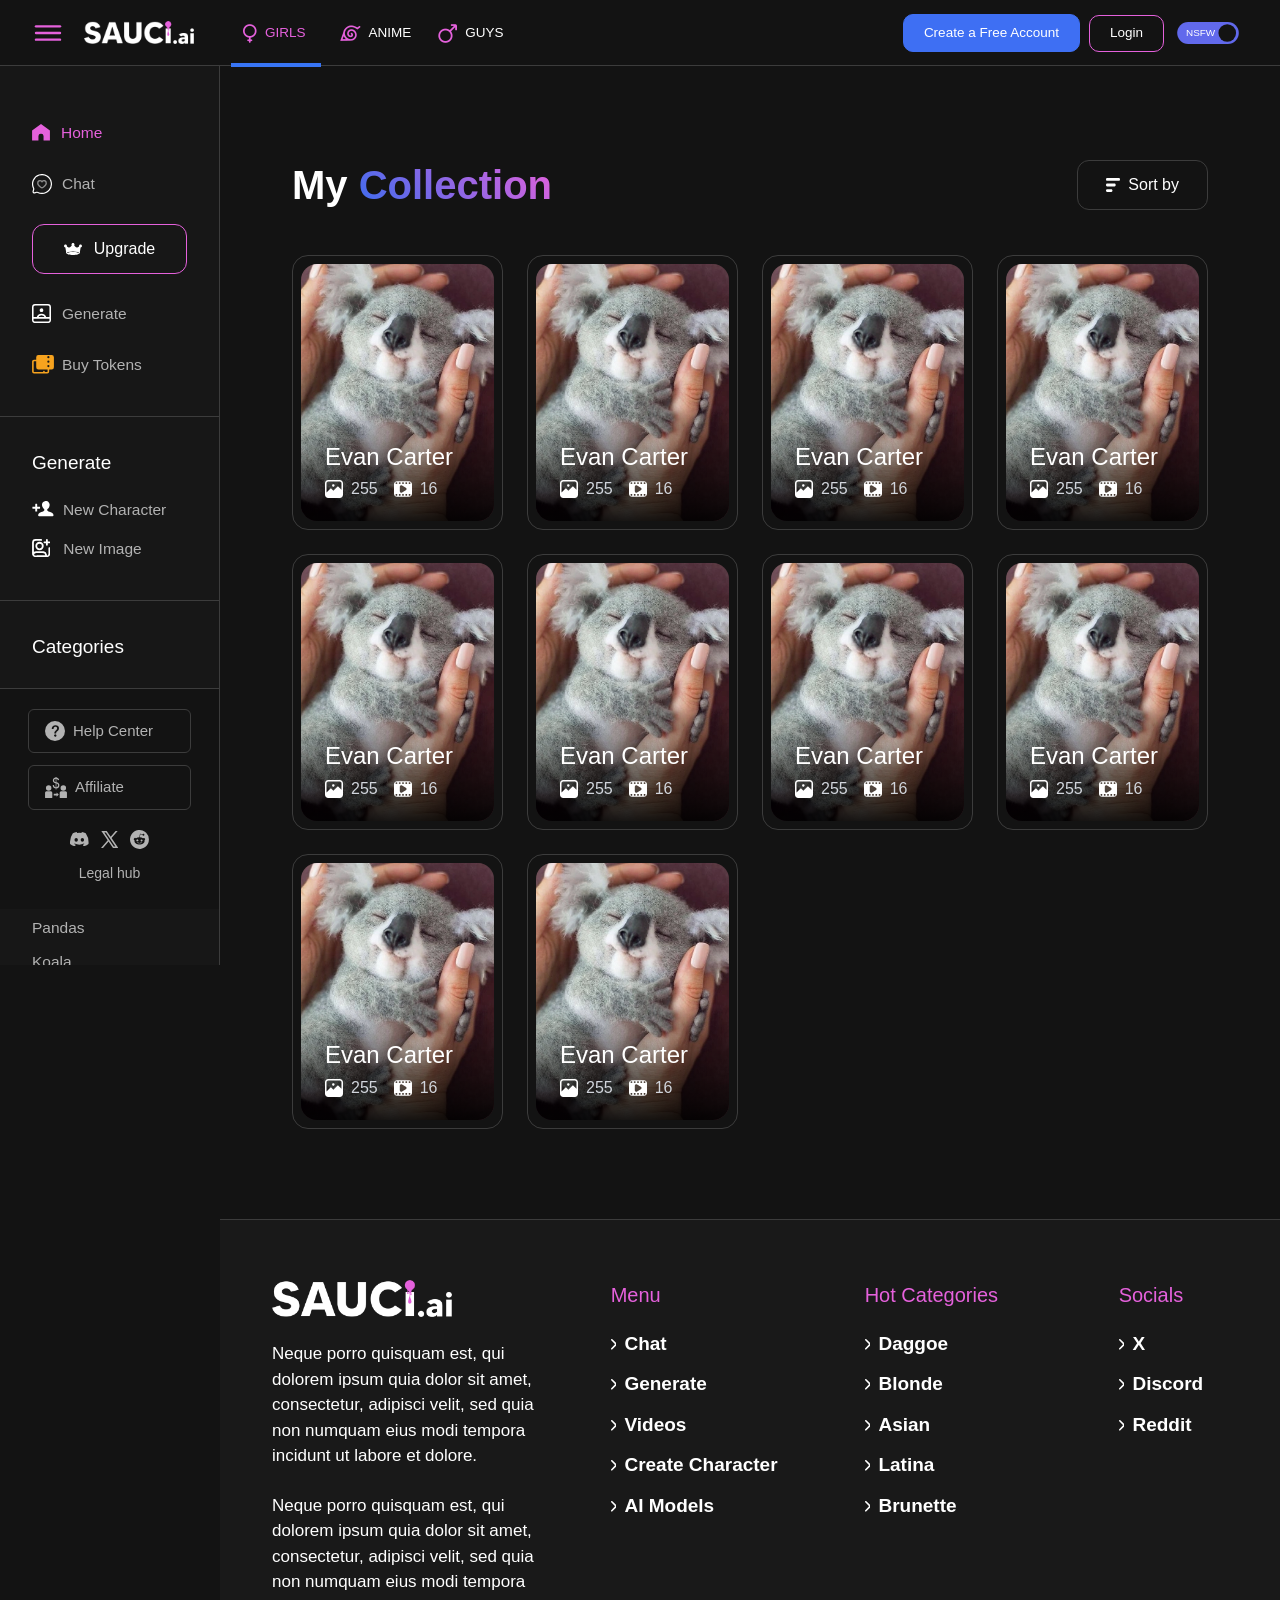
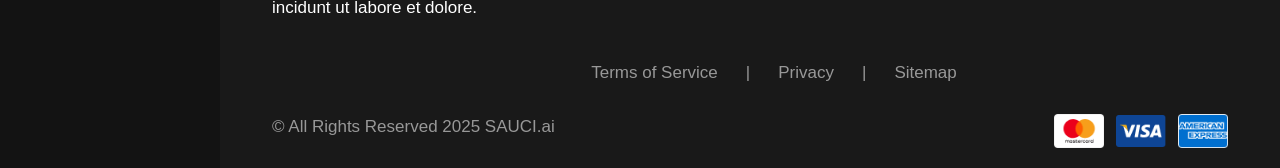
<file: my-characters.html>
<!DOCTYPE html>
<html lang="en">

<head>
    <meta charset="UTF-8">
    <meta name="viewport" content="width=device-width, initial-scale=1.0">
    <!-- Title -->
    <title>My characters</title>
    <!-- Fav Icon -->
    <link rel="icon" href="images/favicon.ico">
    <!-- link font awesome -->
    <link rel="stylesheet" href="css/font-awesome.css">
    <!-- tailwind css file -->
    <link rel="stylesheet" href="src/output.css">
    <!-- Swiper CSS -->
    <link rel="stylesheet" href="https://unpkg.com/swiper/swiper-bundle.min.css" />
    <!-- video popup css -->
    <link rel="stylesheet" href="css/vedio_popup.css">
    <!-- Main StyleSheet -->
    <link rel="stylesheet" href="style.css">
    <!-- Responsive CSS -->
    <link rel="stylesheet" href="css/responsive.css">
</head>

<body class="tracking-[4%] font-madetommy font-normal bg-[#131313]">

    <!-- Header area here  -->
    <header class="header-wrap mask">
        <div
            class="header-inner grid grid-cols-12 items-center py-4 lg:pb-4 xl:pt-[14px] xl:pb-[13px] px-4 md:px-4 lg:px-6 xl:pl-8 xl:pr-9 bg-[#131313] border-b border-light-border fixed w-full z-[999] transition duration-200">
            <div class="col-span-4 md:col-span-3 lg:col-span-2 xl:col-span-1">
                <div class="flex items-center gap-3 lg:gap-4 xl:gap-5">
                    <div class="flex items-center">
                        <button type="button" class="menu-open cursor-pointer">
                            <svg width="32" height="32" viewBox="0 0 24 24" fill="none"
                                xmlns="http://www.w3.org/2000/svg">
                                <path d="M3 12H21" stroke="#e561dc" stroke-width="1.8" stroke-linecap="round" />
                                <path d="M3 7H21" stroke="#e561dc" stroke-width="1.8" stroke-linecap="round" />
                                <path d="M3 17H21" stroke="#e561dc" stroke-width="1.8" stroke-linecap="round" />
                            </svg>
                        </button>
                    </div>
                    <div>
                        <a href="index.html" class="relative z-[9]">
                            <img class="max-w-[102px] md:max-w-[110px] mt-[-2px]" src="images/sauci-ai.png" alt="">
                        </a>
                    </div>
                </div>
            </div>
            <div class="col-span-3 lg:col-span-2 hidden md:block xl:col-span-3">
                <ul
                    class="menu-wrap flex items-center gap-10 md:pl-4 lg:pl-14 xl:pl-[110px] 2xxl:pl-[50px] xl:gap-[48px] relative z-[2]">
                    <li class="active">
                        <a href="#"
                            class="flex gap-2 items-center text-white text-[13.5px] hover:text-primary relative after:absolute after:content-[''] after:block after:left-[68%] xxl:after:left-[60%] after:bottom-[-26px] lg:after:bottom-[-24px] after:h-1 after:w-[90px] after:transform after:-translate-x-1/2 after:bg-[#3875F5] after:opacity-0">
                            <img src="images/menu-icon-01.png" alt="">
                            <span>GIRLS</span>
                        </a>
                    </li>
                    <li>
                        <a href="#"
                            class="flex gap-2 items-center text-white text-[13.5px] hover:text-primary relative after:absolute after:content-[''] after:block after:left-[68%] xxl:after:left-[55%] after:bottom-[-26px] lg:after:bottom-[-24px] after:h-1 after:w-[90px] after:transform after:-translate-x-1/2 after:bg-[#3875F5] after:opacity-0">
                            <img src="images/menu-icon-02.png" alt="">
                            <span>ANIME</span>
                        </a>
                    </li>
                    <li>
                        <a href="#"
                            class="flex gap-2 items-center text-white text-[13.5px] hover:text-primary relative after:absolute after:content-[''] after:block after:left-[68%] xxl:after:left-[55%] after:bottom-[-26px] lg:after:bottom-[-24px] after:h-1 after:w-[90px] after:transform after:-translate-x-1/2 after:bg-[#3875F5] after:opacity-0">
                            <img src="images/menu-icon-03.png" alt="">
                            <span>GUYS</span>
                        </a>
                    </li>
                </ul>
            </div>
            <div class="col-span-8 md:col-span-6 lg:col-span-8 flex justify-end">
                <div class="flex items-center justify-end flex-row-reverse md:flex-row">
                    <div class="hidden sm:block">
                        <button command="show-modal" commandfor="dialog"
                            class="py-2 px-4 md:px-3 lg:px-5 rounded-lg xl:rounded-[10px] bg-[#3E6FF3] text-[13px] md:text-[13.5px] text-white cursor-pointer border-1 border-[#3E6FF3] hover:border-primary hover:bg-primary hover:transform hover:-translate-y-[2px]"
                            type="button">
                            <span class="hidden lg:block">Create a Free Account</span>
                            <span class="lg:hidden">Sign Up Free</span>
                        </button>
                    </div>
                    <div class="pl-[11px] md:pl-[9px] sm:pr-[16px]">
                        <button command="show-modal" commandfor="loginDialog" type="button"
                            class="py-[6.5px] md:py-[7.5px] px-[13px] md:px-5 rounded-lg xl:rounded-[10px] text-[13px] border-1 border-primary md:text-[13.5px] text-white cursor-pointer hover:bg-primary hover:transform hover:-translate-y-[2px] flex items-center gap-[6px] md:gap-0 bg-primary md:bg-transparent">
                            <span class="hidden md:block">Login</span>
                            <span class="md:hidden">Sign In</span>
                            <svg class="md:hidden" xmlns="http://www.w3.org/2000/svg" width="11.61" height="11.61"
                                viewBox="0 0 11.61 11.61">
                                <path id="sign-in-svgrepo-com-2"
                                    d="M5.58,3a.645.645,0,1,0,0,1.29h7.095a.645.645,0,0,1,.645.645v7.74a.645.645,0,0,1-.645.645H5.58a.645.645,0,1,0,0,1.29h7.095a1.935,1.935,0,0,0,1.935-1.935V4.935A1.935,1.935,0,0,0,12.675,3ZM9.261,5.769a.645.645,0,1,0-.912.912L9.828,8.16H3.645a.645.645,0,1,0,0,1.29H9.828L8.349,10.929a.645.645,0,0,0,.912.912l2.58-2.58a.645.645,0,0,0,0-.912Z"
                                    transform="translate(-3 -3)" fill="#fff" fill-rule="evenodd" />
                            </svg>

                        </button>
                    </div>
                    <div class="pr-2">
                        <label for="my-toggle"
                            class="relative flex h-[20px] w-[56px] cursor-pointer items-center rounded-full px-1.5 transition-all duration-300 transform scale-[1.3] md:scale-[1.1]"
                            style="--toggle-bg: #6169EC; background: var(--toggle-bg);">
                            <input id="my-toggle" checked type="checkbox" class="peer sr-only" />

                            <!-- knob (black circle) -->
                            <span
                                class="absolute left-[2px] h-4 w-4 rounded-full bg-[#131313] transition-transform duration-300 peer-checked:translate-x-[35.5px]"></span>

                            <!-- OFF Label (shown when unchecked) -->
                            <span
                                class="absolute pt-[2.5px] right-2 text-[9px] text-white transition-opacity duration-200 peer-checked:opacity-0 peer-checked:translate-x-1">
                                WNSF
                            </span>

                            <!-- ON Label (shown when checked) -->
                            <span
                                class="absolute pt-[1.4px] left-2 text-[9px] text-white opacity-0 transition-opacity duration-200 peer-checked:opacity-100 peer-checked:translate-x-0">
                                NSFW
                            </span>
                        </label>
                    </div>
                </div>
            </div>

            <!-- mobile menu code -->
            <div
                class="col-span-12 bg-[#1F1F1F] mx-[-16px] transform mb-[-71px] md:hidden border-t border-light-border">
                <ul
                    class="menu-wrap flex items-center justify-center gap-10 xl:gap-11 relative z-[2] pt-[9px] pb-[11px]">
                    <li class="active">
                        <a href="#"
                            class="flex gap-[5px] items-center text-white text-[12px] hover:text-primary relative after:absolute after:content-[''] after:block after:left-[56%] after:bottom-[-11px] after:h-[3px] after:w-[66px] after:transform after:-translate-x-1/2 after:bg-[#3875F5] after:opacity-0">
                            <img class="max-w-[11px] md:max-w-auto" src="images/menu-icon-01.png" alt="">
                            <span>GIRLS</span>
                        </a>
                    </li>
                    <li>
                        <a href="#"
                            class="flex gap-[5px] items-center text-white text-[12px] hover:text-primary relative after:absolute after:content-[''] after:block after:left-[52%] after:bottom-[-11px] after:h-[3px] after:w-[66px] after:transform after:-translate-x-1/2 after:bg-[#3875F5] after:opacity-0">
                            <img class="max-w-[15px] md:max-w-auto" src="images/menu-icon-02.png" alt="">
                            <span>ANIME</span>
                        </a>
                    </li>
                    <li>
                        <a href="#"
                            class="flex gap-[5px] items-center text-white text-[12px] hover:text-primary relative after:absolute after:content-[''] after:block after:left-[57%] after:bottom-[-11px] after:h-[3px] after:w-[66px] after:transform after:-translate-x-1/2 after:bg-[#3875F5] after:opacity-0">
                            <img class="max-w-[15px] md:max-w-auto" src="images/menu-icon-03.png" alt="">
                            <span>GUYS</span>
                        </a>
                    </li>
                </ul>
            </div>
        </div>

    </header>


    <!-- Header area here  -->

    <!-- sign up popup here -->
    <el-dialog>
        <dialog id="dialog" aria-labelledby="dialog-title"
            class="fixed inset-0 size-auto max-h-none max-w-none overflow-y-auto bg-transparent backdrop:bg-transparent">

            <el-dialog-backdrop
                class="fixed inset-0 bg-gray-900/50 transition-opacity data-closed:opacity-0 data-enter:duration-300 data-enter:ease-out data-leave:duration-200 data-leave:ease-in">
            </el-dialog-backdrop>

            <div tabindex="0"
                class="flex min-h-full justify-center p-4 text-center focus:outline-none items-center sm:p-0">

                <el-dialog-panel
                    class="relative transform overflow-hidden rounded-lg bg-gray-800 text-left shadow-xl outline -outline-offset-1 outline-white/10 transition-all data-closed:translate-y-4 data-closed:opacity-0 data-enter:duration-300 data-enter:ease-out data-leave:duration-200 data-leave:ease-in sm:my-8 sm:w-full sm:max-w-lg data-closed:sm:translate-y-0 data-closed:sm:scale-95">

                    <!-- Close Icon -->
                    <button command="close" commandfor="dialog"
                        class="absolute right-4 top-4 text-gray-400 hover:text-white text-xl cursor-pointer">
                        <i class="fa-solid fa-xmark"></i>
                    </button>

                    <!-- Modal Body -->
                    <div class="bg-gray-800 px-6 pt-8 pb-4 sm:p-8 sm:pb-6">
                        <div class="sm:flex sm:items-start">
                            <div
                                class="mx-auto flex size-12 shrink-0 items-center justify-center rounded-full bg-blue-500/10 sm:mx-0 sm:size-10">
                                <i class="fa-solid fa-user-plus text-blue-400 text-xl"></i>
                            </div>

                            <div class="mt-3 text-center sm:mt-0 sm:ml-4 sm:text-left">
                                <h3 id="dialog-title" class="text-lg font-semibold text-white">
                                    Create a Free Account
                                </h3>
                                <div class="mt-2">
                                    <p class="text-sm text-gray-400">
                                        Sign up for free to get started. It's quick and easy.
                                    </p>
                                </div>
                            </div>
                        </div>

                        <!-- Form Fields -->
                        <form class="mt-6 space-y-4">
                            <div>
                                <label class="block text-sm font-medium text-gray-300 mb-1">Full Name</label>
                                <input type="text"
                                    class="w-full rounded-md bg-gray-700/40 border border-white/10 px-3 py-3 text-sm text-white placeholder-gray-400 focus:border-blue-500 focus:ring-0 outline-0"
                                    placeholder="Enter your full name">
                            </div>

                            <div>
                                <label class="block text-sm font-medium text-gray-300 mb-1">Email Address</label>
                                <input type="email"
                                    class="w-full rounded-md bg-gray-700/40 border border-white/10 px-3 py-3 text-sm text-white placeholder-gray-400 focus:border-blue-500 focus:ring-0 outline-0"
                                    placeholder="Enter your email">
                            </div>

                            <div>
                                <label class="block text-sm font-medium text-gray-300 mb-1">Password</label>
                                <input type="password"
                                    class="w-full rounded-md bg-gray-700/40 border border-white/10 px-3 py-3 text-sm text-white placeholder-gray-400 focus:border-blue-500 focus:ring-0 outline-0"
                                    placeholder="Create a password">
                            </div>
                        </form>
                    </div>

                    <!-- Footer -->
                    <div class="bg-gray-700/25 px-6 pt-4 pb-7 sm:px-8">
                        <button type="button"
                            class="inline-flex w-full justify-center rounded-md bg-blue-500 px-4 py-3 text-[14px] text-white hover:bg-primary hover:transform hover:-translate-y-[2px] cursor-pointer">
                            Create Account
                        </button>
                    </div>

                </el-dialog-panel>
            </div>
        </dialog>
    </el-dialog>
    <!-- sign up popup here -->

    <!-- Login popup here  -->
    <el-dialog>
        <dialog id="loginDialog" aria-labelledby="login-title"
            class="fixed inset-0 size-auto max-h-none max-w-none overflow-y-auto bg-transparent backdrop:bg-transparent">

            <el-dialog-backdrop
                class="fixed inset-0 bg-gray-900/50 transition-opacity data-closed:opacity-0 data-enter:duration-300 data-enter:ease-out data-leave:duration-200 data-leave:ease-in">
            </el-dialog-backdrop>

            <div tabindex="0"
                class="flex min-h-full items-center justify-center p-4 text-center focus:outline-none sm:p-0">

                <el-dialog-panel
                    class="relative transform overflow-hidden rounded-lg bg-gray-800 text-left shadow-xl outline -outline-offset-1 outline-white/10 transition-all data-closed:translate-y-4 data-closed:opacity-0 data-enter:duration-300 data-enter:ease-out data-leave:duration-200 data-leave:ease-in sm:my-8 sm:w-full sm:max-w-lg data-closed:sm:translate-y-0 data-closed:sm:scale-95">

                    <!-- Close Icon -->
                    <button command="close" commandfor="loginDialog"
                        class="absolute right-4 top-4 text-gray-400 hover:text-white text-xl cursor-pointer">
                        <i class="fa-solid fa-xmark"></i>
                    </button>

                    <!-- Modal Body -->
                    <div class="bg-gray-800 px-6 pt-8 pb-4 sm:p-8 sm:pb-6">
                        <div class="sm:flex sm:items-start">
                            <div
                                class="mx-auto flex size-12 shrink-0 items-center justify-center rounded-full bg-blue-500/10 sm:mx-0 sm:size-10">
                                <i class="fa-solid fa-right-to-bracket text-blue-400 text-xl"></i>
                            </div>

                            <div class="mt-3 text-center sm:mt-0 sm:ml-4 sm:text-left">
                                <h3 id="login-title" class="text-lg font-semibold text-white">
                                    Login to Your Account
                                </h3>
                                <div class="mt-2">
                                    <p class="text-sm text-gray-400">
                                        Access your dashboard using your registered email and password.
                                    </p>
                                </div>
                            </div>
                        </div>

                        <!-- Form Fields -->
                        <form class="mt-6 space-y-4">
                            <div>
                                <label class="block text-sm font-medium text-gray-300 mb-1">Email Address</label>
                                <input type="email"
                                    class="w-full rounded-md bg-gray-700/40 border border-white/10 px-3 py-3 text-sm text-white placeholder-gray-400 focus:border-blue-500 focus:ring-0 outline-0"
                                    placeholder="Enter your email">
                            </div>

                            <div>
                                <label class="block text-sm font-medium text-gray-300 mb-1">Password</label>
                                <input type="password"
                                    class="w-full rounded-md bg-gray-700/40 border border-white/10 px-3 py-3 text-sm text-white placeholder-gray-400 focus:border-blue-500 focus:ring-0 outline-0"
                                    placeholder="Enter your password">
                            </div>
                        </form>
                    </div>

                    <!-- Footer -->
                    <div class="bg-gray-700/25 px-6 pt-4 pb-7 sm:px-8">
                        <button type="button"
                            class="inline-flex w-full justify-center rounded-md bg-blue-500 px-4 py-3 text-[14px] text-white hover:bg-primary hover:transform hover:-translate-y-[2px] cursor-pointer">
                            Login
                        </button>
                    </div>

                </el-dialog-panel>
            </div>
        </dialog>
    </el-dialog>
    <!-- Login popup here  -->

    <!-- Main content area -->
    <main class="main">
        <div class="flex pt-[100px] md:pt-[70px] lg:pt-[60px] xl:pt-[65px]">
            <!-- sidebar wrap -->
          <aside
                class="sidebar-wrap scrollbar-w-none border-r border-light-border bg-[#171717] h-screen fixed max-w-[220px] w-full py-11 md:py-14 overflow-auto z-[9]">

                <!-- primary action -->
                <div
                    class="sidebar-menu pb-6 md:pb-10 mb-5 md:mb-8 border-b border-light-border px-4 md:px-5 lg:px-7 xl:px-8">

                    <ul class="flex flex-col gap-4 md:gap-[28px]">
                        <li class="active">
                            <a href="index.html"
                                class="flex items-center gap-4 text-[#B2B2B2] text-[15px] md:text-[15.5px] hover:text-primary">
                                <span>
                                    <svg xmlns="http://www.w3.org/2000/svg" width="18" height="16.4"
                                        viewBox="0 0 23.898 21.962">
                                        <path id="home-svgrepo-com"
                                            d="M1,8.785V21.962H9.535V16.106a3.2,3.2,0,0,1,3.414-2.928,3.2,3.2,0,0,1,3.414,2.928v5.857H24.9V8.785L12.949,0Z"
                                            transform="translate(-1)" fill="#fff" />
                                    </svg>
                                </span>
                                <span class="transform translate-x-[-3px] md:translate-x-[-5px]">Home</span>
                            </a>
                        </li>
                        <li>
                            <a href="chat.html"
                                class="flex items-center gap-[15px] text-[#B2B2B2] text-[15px] md:text-[15.5px] hover:text-primary">
                                <span>
                                    <svg xmlns="http://www.w3.org/2000/svg" width="20" height="20"
                                        viewBox="0 0 25.299 25.299">
                                        <g transform="translate(0.75 0.75)">
                                            <path
                                                d="M13.9,25.8A11.892,11.892,0,1,0,3.242,19.2,1.944,1.944,0,0,1,3.4,20.564l-.709,2.649a1.547,1.547,0,0,0,1.894,1.894L7.235,24.4a1.944,1.944,0,0,1,1.366.159A11.849,11.849,0,0,0,13.9,25.8Z"
                                                transform="translate(-2 -2)" fill="none" stroke="#fff"
                                                stroke-width="1.5" />
                                            <path
                                                d="M10.651,16.329l-.578.68ZM13,9.853l-.638.624a.892.892,0,0,0,1.275,0Zm2.346,6.475-.578-.68ZM13,17.58v-.892h0Zm-1.768-1.931a12.072,12.072,0,0,1-1.9-1.976,3.436,3.436,0,0,1-.793-1.906H6.75a5.162,5.162,0,0,0,1.136,2.958,13.825,13.825,0,0,0,2.187,2.283ZM8.535,11.768A2.176,2.176,0,0,1,9.729,9.529a2.54,2.54,0,0,1,2.631.949l1.275-1.249A4.286,4.286,0,0,0,9.1,7.857a3.934,3.934,0,0,0-2.354,3.91Zm7.386,5.241a13.825,13.825,0,0,0,2.187-2.283,5.162,5.162,0,0,0,1.136-2.958H17.459a3.437,3.437,0,0,1-.793,1.906,12.07,12.07,0,0,1-1.9,1.976Zm3.323-5.241a3.934,3.934,0,0,0-2.354-3.91,4.286,4.286,0,0,0-4.531,1.372l1.275,1.249a2.54,2.54,0,0,1,2.631-.949,2.176,2.176,0,0,1,1.194,2.239Zm-9.171,5.241A4.335,4.335,0,0,0,13,18.472V16.687c-.493,0-.734-.159-1.768-1.038Zm4.692-1.359c-1.033.879-1.275,1.038-1.768,1.038v1.785a4.335,4.335,0,0,0,2.924-1.464Z"
                                                transform="translate(-1.098 -0.928)" fill="#fff" opacity="0.5" />
                                        </g>
                                    </svg>

                                </span>
                                <span class="transform translate-x-[-3px] md:translate-x-[-5px]">Chat</span>
                            </a>
                        </li>
                        <li>
                            <a href="" class="upgradebtn flex items-center justify-center gap-[12px] border border-primary rounded-xl text-white w-full px-4 py-3 text-[15px] md:text-[15.5px] hover:text-primary">
                                <svg width="18" height="18" viewBox="0 0 18 18" fill="none" xmlns="http://www.w3.org/2000/svg">
<g clip-path="url(#clip0_212_2867)">
<path d="M9 10.5C5.64525 10.5 2.25 11.2725 2.25 12.75C2.25 14.2275 5.64525 15 9 15C12.3547 15 15.75 14.2275 15.75 12.75C15.75 11.2725 12.3547 10.5 9 10.5ZM14.844 13.029C14.772 13.0935 14.6828 13.125 14.5928 13.125C14.49 13.125 14.3887 13.083 14.3137 13.0012C14.0827 12.7447 12.3255 12 9 12C5.6745 12 3.91725 12.7447 3.68625 13.0012C3.546 13.155 3.30975 13.1662 3.156 13.029C3.00225 12.8902 2.99025 12.6533 3.12825 12.4988C3.564 12.0158 5.54325 11.25 9 11.25C12.4567 11.25 14.436 12.0158 14.8717 12.4988C15.0098 12.6525 14.9978 12.8902 14.844 13.029Z" fill="white"/>
<path d="M4.11823 12.75H13.881C13.149 12.4305 11.5312 12 8.99922 12C6.46722 12 4.85098 12.4305 4.11823 12.75Z" fill="white"/>
<path d="M16.5 4.5C15.6727 4.5 15 5.17275 15 6C15 6.1575 15.0255 6.3135 15.0743 6.46275L13.8585 7.236C13.0583 7.74675 12.0015 7.5765 11.4008 6.84225L10.2075 5.3835C10.3958 5.1285 10.5 4.821 10.5 4.5C10.5 3.67275 9.82725 3 9 3C8.17275 3 7.5 3.67275 7.5 4.5C7.5 4.821 7.60425 5.1285 7.7925 5.3835L6.59925 6.84225C5.99775 7.5765 4.941 7.74675 4.1415 7.23675L2.92575 6.46275C2.9745 6.3135 3 6.1575 3 6C3 5.17275 2.32725 4.5 1.5 4.5C0.67275 4.5 0 5.17275 0 6C0 6.783 0.603 7.428 1.36875 7.49475L2.25525 12.8115C2.289 13.0163 2.48325 13.1573 2.6865 13.1198C2.8695 13.089 2.9925 12.93 2.9925 12.75H3.03525C3.03525 12.6608 3.06375 12.5708 3.12825 12.4988C3.564 12.0158 5.54325 11.25 9 11.25C12.4567 11.25 14.436 12.0158 14.8717 12.4988C14.9363 12.5708 14.9647 12.6608 14.9647 12.75H15.0075C15.0075 12.93 15.1305 13.089 15.3135 13.1198C15.3345 13.1235 15.3547 13.125 15.3757 13.125C15.5557 13.125 15.7147 12.9953 15.7455 12.8115L16.632 7.49475C17.397 7.428 18 6.783 18 6C18 5.17275 17.3272 4.5 16.5 4.5Z" fill="white"/>
</g>
<defs>
<clipPath id="clip0_212_2867">
<rect width="18" height="18" fill="white"/>
</clipPath>
</defs>
</svg>
<span class="text-base font-medium">Upgrade</span>
                            </a>
                        </li>
                        <li>
                            <a href="#"
                                class="flex items-center gap-4 text-[#B2B2B2] text-[15px] md:text-[15.5px] hover:text-primary">
                                <span>
                                    <svg xmlns="http://www.w3.org/2000/svg" width="19" height="19"
                                        viewBox="0 0 24.286 24.286">
                                        <path
                                            d="M4,20.715H26.286m-11.143-9.75h.014m5.382,9.75a5.573,5.573,0,0,0-10.792,0m6.789-9.75a1.393,1.393,0,1,1-1.393-1.393A1.393,1.393,0,0,1,16.536,10.964ZM8.457,4H21.829a6.921,6.921,0,0,1,2.936.3,2.785,2.785,0,0,1,1.217,1.217,6.92,6.92,0,0,1,.3,2.936V21.829a6.921,6.921,0,0,1-.3,2.936,2.785,2.785,0,0,1-1.217,1.217,6.921,6.921,0,0,1-2.936.3H8.457a6.92,6.92,0,0,1-2.936-.3A2.785,2.785,0,0,1,4.3,24.765,6.921,6.921,0,0,1,4,21.829V8.457a6.921,6.921,0,0,1,.3-2.936A2.786,2.786,0,0,1,5.521,4.3,6.921,6.921,0,0,1,8.457,4Z"
                                            transform="translate(-3 -3)" fill="none" stroke="#fff"
                                            stroke-linecap="round" stroke-linejoin="round" stroke-width="2" />
                                    </svg>

                                </span>
                                <span class="transform translate-x-[-3px] md:translate-x-[-5px]">Generate</span>
                            </a>
                        </li>
                        <li>
                            <a href="#"
                                class="flex items-center gap-[13px] text-[#B2B2B2] text-[15px] md:text-[15.5px] hover:text-primary">
                                <span>
                                    <svg xmlns="http://www.w3.org/2000/svg" width="22" height="18.5"
                                        viewBox="0 0 27.465 23.286">
                                        <g transform="translate(1)">
                                            <path
                                                d="M16.929,24.322H4.393A1.393,1.393,0,0,1,3,22.929V10.393A1.393,1.393,0,0,1,4.393,9H8.572m8.357,15.322h4.179A1.393,1.393,0,0,0,22.5,22.929V19.447m-5.572,4.875V22.929"
                                                transform="translate(-3 -2.036)" fill="none" stroke="#f7a31e"
                                                stroke-linecap="round" stroke-linejoin="round" stroke-width="2" />
                                            <path
                                                d="M28.286,6.786A2.786,2.786,0,0,0,25.5,4H8.786A2.786,2.786,0,0,0,6,6.786V19.322a2.786,2.786,0,0,0,2.786,2.786H25.5a2.786,2.786,0,0,0,2.786-2.786Zm-5.572,0a1.393,1.393,0,1,1-2.786,0h0a1.393,1.393,0,0,1,2.786,0Zm-1.393,6.964a1.393,1.393,0,0,0,1.393-1.393h0a1.393,1.393,0,0,0-2.786,0h0a1.393,1.393,0,0,0,1.393,1.393Zm1.393,4.179a1.393,1.393,0,0,1-2.786,0h0a1.393,1.393,0,0,1,2.786,0h0Z"
                                                transform="translate(-1.821 -4)" fill="#f7a31e" fill-rule="evenodd" />
                                        </g>
                                    </svg>
                                </span>
                                <span class="transform translate-x-[-3px] md:translate-x-[-5px]">Buy Tokens</span>
                            </a>
                        </li>
                    </ul>
                </div>

                <!-- Generate action -->
                <div
                    class="sidebar-menu pb-6 md:pb-10 mb-5 md:mb-8 border-b border-light-border px-4 md:px-5 lg:px-7 xl:px-8">
                    <h4 class="text-white text-[18px] md:text-[19px] font-medium pb-5">Generate</h4>
                    <ul class="flex flex-col gap-4">
                        <li>
                            <a href="#"
                                class="flex items-center gap-[14px] text-[#B2B2B2] text-[15px] md:text-[15.5px] hover:text-primary">
                                <span>
                                    <svg xmlns="http://www.w3.org/2000/svg" width="21.898" height="15.326"
                                        viewBox="0 0 23.898 17.326">
                                        <path id="character-add-svgrepo-com"
                                            d="M25.427,164.2V161.61a.428.428,0,0,0-.4-.4H23.659a.428.428,0,0,0-.4.4V164.2a.257.257,0,0,1-.274.274H20.423a.431.431,0,0,0-.3.112.368.368,0,0,0-.124.286v1.344a.425.425,0,0,0,.423.423h2.564a.257.257,0,0,1,.274.274v2.564a.425.425,0,0,0,.423.423h1.344a.381.381,0,0,0,.274-.124.407.407,0,0,0,.124-.3v-2.564a.257.257,0,0,1,.274-.274H28.29a.381.381,0,0,0,.274-.124.407.407,0,0,0,.124-.3v-1.344a.368.368,0,0,0-.124-.286.4.4,0,0,0-.274-.112H25.7a.257.257,0,0,1-.274-.274Zm6.721,5.576a11.715,11.715,0,0,0-3.883,1.494,3.157,3.157,0,0,0-1.743,2.614v.349a1.105,1.105,0,0,0,1.1,1.1H42.8a1.105,1.105,0,0,0,1.1-1.1v-.349a3.207,3.207,0,0,0-1.792-2.639,12.42,12.42,0,0,0-3.933-1.469,1.664,1.664,0,0,1-1.008-.61,1.732,1.732,0,0,1-.386-1.108v-.149a1.061,1.061,0,0,1,.423-.846,5.021,5.021,0,0,0,1.718-2.116,6.3,6.3,0,0,0,.622-2.664,4.134,4.134,0,0,0-.585-2.153,4.357,4.357,0,0,0-8.1,2.153,5.93,5.93,0,0,0,.622,2.589,5.33,5.33,0,0,0,1.618,2.116.993.993,0,0,1,.423.822v.274a1.7,1.7,0,0,1-.386,1.083A1.653,1.653,0,0,1,32.148,169.775Z"
                                            transform="translate(-20 -158)" fill="#fff" />
                                    </svg>

                                </span>
                                <span class="transform translate-x-[-3px] md:translate-x-[-5px]">New Character</span>
                            </a>
                        </li>
                        <li>
                            <a href="#"
                                class="flex items-center gap-[18px] text-[#B2B2B2] text-[15px] md:text-[15.5px] hover:text-primary">
                                <span>
                                    <svg xmlns="http://www.w3.org/2000/svg" width="18.274" height="18.176"
                                        viewBox="0 0 20.274 20.176">
                                        <path id="image-user-plus-svgrepo-com"
                                            d="M17.449,7.453V2M14.723,4.726h5.453m0,6.361v4.726a6.773,6.773,0,0,1-.3,2.874,2.726,2.726,0,0,1-1.191,1.191,6.773,6.773,0,0,1-2.874.3H6.362a6.773,6.773,0,0,1-2.874-.3A2.726,2.726,0,0,1,2.3,18.687,6.773,6.773,0,0,1,2,15.813V6.362a6.773,6.773,0,0,1,.3-2.874A2.726,2.726,0,0,1,3.489,2.3,6.773,6.773,0,0,1,6.362,2h4.726M2.132,18.291a3.637,3.637,0,0,1,3.5-2.659H12a9.121,9.121,0,0,1,1.618.07,3.635,3.635,0,0,1,2.856,2.856,9.12,9.12,0,0,1,.07,1.618M12.905,8.816A3.635,3.635,0,1,1,9.27,5.181,3.635,3.635,0,0,1,12.905,8.816Z"
                                            transform="translate(-0.901 -1)" fill="none" stroke="#fff"
                                            stroke-linecap="round" stroke-linejoin="round" stroke-width="2" />
                                    </svg>
                                </span>
                                <span class="transform translate-x-[-3px] md:translate-x-[-5px]">New Image</span>
                            </a>
                        </li>
                    </ul>
                </div>

                <!-- Categories action -->
                <div class="sidebar-menu pb-4 border-light-border px-4 md:px-5 lg:px-7 xl:px-8">
                    <h4 class="text-white text-[18px] md:text-[19px] font-medium pb-5">Categories</h4>

                    <!-- Accordion Item -->
                    <div>
                        <button onclick="toggleAccordion(1)"
                            class="w-full gap-6 pb-[10px] flex items-center text-[#B2B2B2] text-[15px] md:text-[15.5px] cursor-pointer hover:text-primary">
                            <span>Pandas</span>
                            <span id="icon-1" class="text-slate-800 transition-transform duration-300 pt-1">
                                <svg xmlns="http://www.w3.org/2000/svg" viewBox="0 0 16 16" fill="#B2B2B2"
                                    class="w-4 h-4">
                                    <path
                                        d="M8.75 3.75a.75.75 0 0 0-1.5 0v3.5h-3.5a.75.75 0 0 0 0 1.5h3.5v3.5a.75.75 0 0 0 1.5 0v-3.5h3.5a.75.75 0 0 0 0-1.5h-3.5v-3.5Z" />
                                </svg>

                            </span>
                        </button>
                        <div id="content-1" class="max-h-0 overflow-hidden transition-all duration-300 ease-in-out">
                            <div class="p-3 text-[15px] text-[#B2B2B2] font-light hover:text-primary">
                                <ul class="flex flex-col gap-2">
                                    <li><a class="text-[#B2B2B2] hover:text-primary hover:pl-[2px]" href="#">Lion
                                            Hunting</a></li>
                                    <li><a class="text-[#B2B2B2] hover:text-primary hover:pl-[2px]" href="#">Lion
                                            Chilling</a></li>
                                    <li><a class="text-[#B2B2B2] hover:text-primary hover:pl-[2px]" href="#">Lion
                                            Nurturing</a></li>
                                    <li><a class="text-[#B2B2B2] hover:text-primary hover:pl-[2px]" href="#">Lion
                                            Fighting</a></li>
                                </ul>
                            </div>
                        </div>
                    </div>
                    <div class="pb-[10px]">
                        <a href="#"
                            class="text-[#B2B2B2] text-[15px] md:text-[15.5px] cursor-pointer hover:text-primary">Koala</a>
                    </div>
                    <!-- Accordion Item -->
                    <div>
                        <button onclick="toggleAccordion(2)"
                            class="w-full gap-6 pb-[10px] flex items-center text-[#B2B2B2] text-[15px] md:text-[15.5px] cursor-pointer hover:text-primary">
                            <span>Chimi</span>
                            <span id="icon-2" class="text-slate-800 transition-transform duration-300 pt-1">
                                <svg xmlns="http://www.w3.org/2000/svg" viewBox="0 0 16 16" fill="#B2B2B2"
                                    class="w-4 h-4">
                                    <path
                                        d="M8.75 3.75a.75.75 0 0 0-1.5 0v3.5h-3.5a.75.75 0 0 0 0 1.5h3.5v3.5a.75.75 0 0 0 1.5 0v-3.5h3.5a.75.75 0 0 0 0-1.5h-3.5v-3.5Z" />
                                </svg>

                            </span>
                        </button>
                        <div id="content-2" class="max-h-0 overflow-hidden transition-all duration-300 ease-in-out">
                            <div class="p-3 text-[15px] text-[#B2B2B2] font-light">
                                <ul class="flex flex-col gap-2">
                                    <li><a class="text-[#B2B2B2] hover:text-primary hover:pl-[2px]" href="#">Lion
                                            Hunting</a></li>
                                    <li><a class="text-[#B2B2B2] hover:text-primary hover:pl-[2px]" href="#">Lion
                                            Chilling</a></li>
                                    <li><a class="text-[#B2B2B2] hover:text-primary hover:pl-[2px]" href="#">Lion
                                            Nurturing</a></li>
                                    <li><a class="text-[#B2B2B2] hover:text-primary hover:pl-[2px]" href="#">Lion
                                            Fighting</a></li>
                                </ul>
                            </div>
                        </div>
                    </div>
                    <div class="pb-[10px]">
                        <a href="#"
                            class="text-[#B2B2B2] text-[15px] md:text-[15.5px] cursor-pointer hover:text-primary">Giraffe</a>
                    </div>
                    <!-- Accordion Item -->
                    <div>
                        <button onclick="toggleAccordion(3)"
                            class="w-full gap-6 pb-[10px] flex items-center text-[#B2B2B2] text-[15px] md:text-[15.5px] cursor-pointer hover:text-primary">
                            <span>Dog</span>
                            <span id="icon-3" class="text-slate-800 transition-transform duration-300 pt-1">
                                <svg xmlns="http://www.w3.org/2000/svg" viewBox="0 0 16 16" fill="#B2B2B2"
                                    class="w-4 h-4">
                                    <path
                                        d="M8.75 3.75a.75.75 0 0 0-1.5 0v3.5h-3.5a.75.75 0 0 0 0 1.5h3.5v3.5a.75.75 0 0 0 1.5 0v-3.5h3.5a.75.75 0 0 0 0-1.5h-3.5v-3.5Z" />
                                </svg>

                            </span>
                        </button>
                        <div id="content-3" class="max-h-0 overflow-hidden transition-all duration-300 ease-in-out">
                            <div class="p-3 text-[15px] text-[#B2B2B2] font-light">
                                <ul class="flex flex-col gap-2">
                                    <li><a class="text-[#B2B2B2] hover:text-primary hover:pl-[2px]" href="#">Lion
                                            Hunting</a></li>
                                    <li><a class="text-[#B2B2B2] hover:text-primary hover:pl-[2px]" href="#">Lion
                                            Chilling</a></li>
                                    <li><a class="text-[#B2B2B2] hover:text-primary hover:pl-[2px]" href="#">Lion
                                            Nurturing</a></li>
                                    <li><a class="text-[#B2B2B2] hover:text-primary hover:pl-[2px]" href="#">Lion
                                            Fighting</a></li>
                                </ul>
                            </div>
                        </div>
                    </div>
                    <!-- Accordion Item -->
                    <div>
                        <button onclick="toggleAccordion(4)"
                            class="w-full gap-6 pb-[10px] flex items-center text-[#B2B2B2] text-[15px] md:text-[15.5px] cursor-pointer hover:text-primary">
                            <span>Hyen</span>
                            <span id="icon-4" class="text-slate-800 transition-transform duration-300 pt-1">
                                <svg xmlns="http://www.w3.org/2000/svg" viewBox="0 0 16 16" fill="#B2B2B2"
                                    class="w-4 h-4">
                                    <path
                                        d="M8.75 3.75a.75.75 0 0 0-1.5 0v3.5h-3.5a.75.75 0 0 0 0 1.5h3.5v3.5a.75.75 0 0 0 1.5 0v-3.5h3.5a.75.75 0 0 0 0-1.5h-3.5v-3.5Z" />
                                </svg>

                            </span>
                        </button>
                        <div id="content-4" class="max-h-0 overflow-hidden transition-all duration-300 ease-in-out">
                            <div class="p-3 text-[15px] text-[#B2B2B2] font-light">
                                <ul class="flex flex-col gap-2">
                                    <li><a class="text-[#B2B2B2] hover:text-primary hover:pl-[2px]" href="#">Lion
                                            Hunting</a></li>
                                    <li><a class="text-[#B2B2B2] hover:text-primary hover:pl-[2px]" href="#">Lion
                                            Chilling</a></li>
                                    <li><a class="text-[#B2B2B2] hover:text-primary hover:pl-[2px]" href="#">Lion
                                            Nurturing</a></li>
                                    <li><a class="text-[#B2B2B2] hover:text-primary hover:pl-[2px]" href="#">Lion
                                            Fighting</a></li>
                                </ul>
                            </div>
                        </div>
                    </div>
                    <!-- Accordion Item -->
                    <div>
                        <button onclick="toggleAccordion(5)"
                            class="w-full gap-6 pb-[10px] flex items-center text-[#B2B2B2] text-[15px] md:text-[15.5px] cursor-pointer hover:text-primary">
                            <span>Lion</span>
                            <span id="icon-5" class="text-slate-800 transition-transform duration-300 pt-1">
                                <svg xmlns="http://www.w3.org/2000/svg" viewBox="0 0 16 16" fill="#B2B2B2"
                                    class="w-4 h-4">
                                    <path
                                        d="M8.75 3.75a.75.75 0 0 0-1.5 0v3.5h-3.5a.75.75 0 0 0 0 1.5h3.5v3.5a.75.75 0 0 0 1.5 0v-3.5h3.5a.75.75 0 0 0 0-1.5h-3.5v-3.5Z" />
                                </svg>

                            </span>
                        </button>
                        <div id="content-5" class="max-h-0 overflow-hidden transition-all duration-300 ease-in-out">
                            <div class="p-3 text-[15px] text-[#B2B2B2] font-light">
                                <ul class="flex flex-col gap-2">
                                    <li><a class="text-[#B2B2B2] hover:text-primary hover:pl-[2px]" href="#">Lion
                                            Hunting</a></li>
                                    <li><a class="text-[#B2B2B2] hover:text-primary hover:pl-[2px]" href="#">Lion
                                            Chilling</a></li>
                                    <li><a class="text-[#B2B2B2] hover:text-primary hover:pl-[2px]" href="#">Lion
                                            Nurturing</a></li>
                                    <li><a class="text-[#B2B2B2] hover:text-primary hover:pl-[2px]" href="#">Lion
                                            Fighting</a></li>
                                </ul>
                            </div>
                        </div>
                    </div>
                    <div class="pb-[10px]">
                        <a href="#"
                            class="text-[#B2B2B2] text-[15px] md:text-[15.5px] cursor-pointer hover:text-primary">Pandas</a>
                    </div>
                    <div class="pb-[10px]">
                        <a href="#"
                            class="text-[#B2B2B2] text-[15px] md:text-[15.5px] cursor-pointer hover:text-primary">Koala</a>
                    </div>
                    <div class="pb-[10px]">
                        <a href="#"
                            class="text-[#B2B2B2] text-[15px] md:text-[15.5px] cursor-pointer hover:text-primary">Chimi</a>
                    </div>
                    <div class="pb-[10px]">
                        <a href="#"
                            class="text-[#B2B2B2] text-[15px] md:text-[15.5px] cursor-pointer hover:text-primary">Giraffe</a>
                    </div>
                    <div class="pb-[10px]">
                        <a href="#"
                            class="text-[#B2B2B2] text-[15px] md:text-[15.5px] cursor-pointer hover:text-primary">Dog</a>
                    </div>
                    <div class="pb-[10px]">
                        <a href="#"
                            class="text-[#B2B2B2] text-[15px] md:text-[15.5px] cursor-pointer hover:text-primary">Hyen</a>
                    </div>
                    <div class="pb-[10px]">
                        <a href="#"
                            class="text-[#B2B2B2] text-[15px] md:text-[15.5px] cursor-pointer hover:text-primary">Lion</a>
                    </div>
                    <div class="pb-[10px]">
                        <a href="#"
                            class="text-[#B2B2B2] text-[15px] md:text-[15.5px] cursor-pointer hover:text-primary">Pandas</a>
                    </div>
                    <div class="pb-[10px]">
                        <a href="#"
                            class="text-[#B2B2B2] text-[15px] md:text-[15.5px] cursor-pointer hover:text-primary">Koala</a>
                    </div>
                </div>

                <!-- Generate action -->
                <div
                    class="sidebar-menu pb-17 md:pb-8 lg:pb-6 px-4 md:px-5 lg:px-7 xl:px-7 bg-[#131313] border-t border-light-border sticky bottom-0 left-0 max-w-[300px] w-full h-fit pt-5">
                    <ul class="flex flex-col gap-3">
                        <li>
                            <a href="#"
                                class="flex items-center gap-3 text-[#B2B2B2] text-[15px] hover:text-primary border-1 rounded-md border-light-border py-[10px] px-4">
                                <span>
                                    <svg xmlns="http://www.w3.org/2000/svg" width="20" height="20"
                                        viewBox="0 0 26.477 26.477">
                                        <path
                                            d="M77.238,64A13.238,13.238,0,1,1,64,77.238,13.238,13.238,0,0,1,77.238,64Zm.7,5.658A4.975,4.975,0,0,0,74.3,70.969a4.754,4.754,0,0,0-1.352,3.62h2.372a3.4,3.4,0,0,1,.52-2.039,2.171,2.171,0,0,1,1.955-.853A2.026,2.026,0,0,1,80.041,73.9a2.3,2.3,0,0,1-.562,1.477l-.25.291A11.308,11.308,0,0,0,76.8,78.312a4.405,4.405,0,0,0-.416,2.039v.291h2.392v-.291A2.94,2.94,0,0,1,79.084,79a3.224,3.224,0,0,1,.832-1.04c1-.874,1.6-1.435,1.789-1.643a4.157,4.157,0,0,0,.77-2.559,3.774,3.774,0,0,0-1.248-3A4.728,4.728,0,0,0,77.94,69.658Zm-.374,12a1.6,1.6,0,0,0-1.144.437,1.607,1.607,0,0,0,0,2.247,1.621,1.621,0,0,0,1.144.458,1.6,1.6,0,0,0,1.144-.437A1.607,1.607,0,0,0,78.73,82.1,1.653,1.653,0,0,0,77.565,81.662Z"
                                            transform="translate(-64 -64)" fill="#b2b2b2" />
                                    </svg>
                                </span>
                                <span class="ransform translate-x-[-4px] md:translate-x-[-4px]">Help Center</span>
                            </a>
                        </li>
                        <li>
                            <a href="#"
                                class="flex items-center gap-3 text-[#B2B2B2] text-[15px] hover:text-primary border-1 rounded-md border-light-border py-[10px] px-4">
                                <span>
                                    <svg xmlns="http://www.w3.org/2000/svg" width="22" height="21.8"
                                        viewBox="0 0 28.163 28.036">
                                        <g transform="translate(0 0)">
                                            <g transform="translate(0 0)">
                                                <path
                                                    d="M7.494,327.995H1.836A1.965,1.965,0,0,0,0,330.059v5.677A1.967,1.967,0,0,0,1.836,337.8H7.494a1.965,1.965,0,0,0,1.833-2.063v-5.677A1.963,1.963,0,0,0,7.494,327.995Z"
                                                    transform="translate(0 -309.766)" fill="#b2b2b2" />
                                                <circle cx="3.527" cy="3.527" r="3.527"
                                                    transform="translate(1.134 10.598)" fill="#b2b2b2" />
                                                <path
                                                    d="M345.289,327.995h-5.658a1.966,1.966,0,0,0-1.833,2.067v5.677a1.967,1.967,0,0,0,1.833,2.064h5.658a1.963,1.963,0,0,0,1.833-2.064v-5.677A1.961,1.961,0,0,0,345.289,327.995Z"
                                                    transform="translate(-318.96 -309.766)" fill="#b2b2b2" />
                                                <path
                                                    d="M361.665,198.224a3.527,3.527,0,1,0-3.525-3.527A3.525,3.525,0,0,0,361.665,198.224Z"
                                                    transform="translate(-338.167 -180.572)" fill="#b2b2b2" />
                                                <path d="M204.031,358.306h-3.7v2.3h3.7v1.581l2.729-2.731-2.729-2.727Z"
                                                    transform="translate(-189.156 -336.896)" fill="#b2b2b2" />
                                                <path
                                                    d="M182.764,9.143a3.988,3.988,0,0,0-1.221-.8,12.823,12.823,0,0,0-1.6-.479V3.271a2.16,2.16,0,0,1,1.228.664,2.781,2.781,0,0,1,.592,1.45l1.649-.25a3.674,3.674,0,0,0-1.26-2.407,3.9,3.9,0,0,0-2.206-.824V1.132H179V1.9a4.179,4.179,0,0,0-2.4.873,3.483,3.483,0,0,0-1.211,2.762,3.529,3.529,0,0,0,.413,1.718,2.974,2.974,0,0,0,1.184,1.181,8.354,8.354,0,0,0,2.014.83V14.3a2.331,2.331,0,0,1-1.613-.953,4.11,4.11,0,0,1-.654-1.9l-1.617.309a4.511,4.511,0,0,0,.638,2.115,3.379,3.379,0,0,0,1.3,1.252,5.815,5.815,0,0,0,1.951.541v1.6h.948V15.64a3.849,3.849,0,0,0,3.8-3.971,3.822,3.822,0,0,0-.253-1.406A3.256,3.256,0,0,0,182.764,9.143ZM179,7.614a2.907,2.907,0,0,1-1.549-.829,2.082,2.082,0,0,1-.46-1.367,2.074,2.074,0,0,1,.539-1.429A2.379,2.379,0,0,1,179,3.243Zm2.488,5.874a2.375,2.375,0,0,1-1.54.808V9.512a3.3,3.3,0,0,1,1.723.861,2.148,2.148,0,0,1,.426,1.4A2.517,2.517,0,0,1,181.484,13.488Z"
                                                    transform="translate(-165.346 -1.132)" fill="#b2b2b2" />
                                            </g>
                                        </g>
                                    </svg>
                                </span>
                                <span class="ransform translate-x-[-4px] md:translate-x-[-4px]">Affiliate</span>
                            </a>
                        </li>
                    </ul>
                    <ul class="sd-social-media flex gap-3 items-center justify-center pt-5">
                        <li>
                            <a href="#" target="_blank">
                                <svg xmlns="http://www.w3.org/2000/svg" width="18.582" height="14.341"
                                    viewBox="0 0 18.582 14.341">
                                    <path id="discord-svgrepo-com"
                                        d="M18.229,5.862A15.353,15.353,0,0,0,14.4,4.66a8.855,8.855,0,0,0-.489,1.017,14.03,14.03,0,0,0-4.243,0,10.9,10.9,0,0,0-.5-1.017,15.353,15.353,0,0,0-3.832,1.2A16.047,16.047,0,0,0,2.578,16.6,15.347,15.347,0,0,0,7.28,19a11.83,11.83,0,0,0,1.007-1.652A9.132,9.132,0,0,1,6.7,16.577c.137-.1.264-.205.391-.3a10.841,10.841,0,0,0,9.395,0c.127.108.254.205.391.3a10.315,10.315,0,0,1-1.584.772A11.83,11.83,0,0,0,16.3,19a15.239,15.239,0,0,0,4.7-2.4A15.991,15.991,0,0,0,18.249,5.862ZM8.7,14.446a1.8,1.8,0,0,1-1.672-1.9,1.786,1.786,0,0,1,1.672-1.9,1.779,1.779,0,0,1,1.672,1.9A1.792,1.792,0,0,1,8.7,14.446Zm6.169,0a1.8,1.8,0,0,1-1.672-1.9,1.786,1.786,0,0,1,1.672-1.9,1.779,1.779,0,0,1,1.672,1.9A1.792,1.792,0,0,1,14.866,14.446Z"
                                        transform="translate(-2.502 -4.66)" fill="#b2b2b2" />
                                </svg>
                            </a>
                        </li>
                        <li>
                            <a href="#" target="_blank">
                                <svg xmlns="http://www.w3.org/2000/svg" width="17.343" height="16.961"
                                    viewBox="0 0 17.343 16.961">
                                    <path id="x"
                                        d="M17.343,16.961,10.561,7.076l.012.009L16.687,0H14.644L9.662,5.767,5.706,0H.347L6.679,9.229h0L0,16.961H2.043l5.538-6.416,4.4,6.416ZM4.9,1.542l9.516,13.877H12.793L3.27,1.542Z"
                                        fill="#b2b2b2" />
                                </svg>

                            </a>
                        </li>
                        <li>
                            <a href="#" target="_blank">
                                <svg xmlns="http://www.w3.org/2000/svg" width="18.935" height="18.935"
                                    viewBox="0 0 18.935 18.935">
                                    <path id="reddit-svgrepo-com"
                                        d="M11.385,15.361a.947.947,0,1,1,.362-.072A.947.947,0,0,1,11.385,15.361Zm11.551-1.894a9.468,9.468,0,1,1-2.773-6.695A9.468,9.468,0,0,1,22.935,13.468Zm-5.053-1.574a1.325,1.325,0,0,0-.864.391,6.072,6.072,0,0,0-3.278-1.006L14.4,8.284l2.118.473a.935.935,0,0,0,.935.947.959.959,0,0,0,.947-.959.935.935,0,0,0-1.787-.414l-2.367-.521a.225.225,0,0,0-.26.166l-.734,3.3a6.13,6.13,0,0,0-3.278,1.006A1.266,1.266,0,1,0,8.5,14.3a3.232,3.232,0,0,0,0,.592c0,2,2.26,3.633,5.042,3.633s5.042-1.633,5.042-3.633a2.554,2.554,0,0,0-.071-.6,1.266,1.266,0,0,0-.568-2.367Zm-2.627,4.438a3.338,3.338,0,0,1-3.55,0,.237.237,0,0,0-.32,0,.225.225,0,0,0,0,.331,3.752,3.752,0,0,0,4.213,0,.225.225,0,0,0,0-.331.237.237,0,0,0-.343,0Zm.3-2.864a.947.947,0,1,0,.669.277A.947.947,0,0,0,15.551,13.468Z"
                                        transform="translate(-4 -4)" fill="#b2b2b2" />
                                </svg>
                            </a>
                        </li>
                    </ul>
                    <div class="text-center pt-3">
                        <a href="#" class="text-[#B2B2B2] text-xs md:text-sm hover:text-primary">
                            Legal hub
                        </a>
                    </div>
                </div>
            </aside>

            <!-- content wrapper -->
            <div class="content-wrap relative w-full bg-[#131313] text-white">

                <div class="max-w-[1732px] mx-auto px-3 md:px-4 lg:px-5 xl:px-8 py-10 lg:py-[50px]">

                    <!-- My characters-->

                    <section class="bg-transparent text-white font-madetommy md:py-10 py-4 px-2 sm:px-4 md:px-5 lg:px-10 min-h-screen">
  <div class="flex flex-col gap-4 sm:flex-row items-start sm:items-center justify-between md:mb-10 mb-5 max-w-[1650px] ">
    <h2 class="text-[26px] md:text-[32px] lg:text-[37px] xl:text-[40px] xxl:text-[46px] font-black">
      My <span class="text-[26px] md:text-[32px] lg:text-[37px] xl:text-[40px] xxl:text-[46px] font-black gradient-text">Collection</span>
    </h2>

     <div class="relative group sortby">
      <button class="flex items-center gap-2 text-sm text-white md:text-base hover:text-primary hover:border-transparent transition-colors cursor-pointer py-3 rounded-xl px-7 border border-[#3C3C3C]">
        <svg width="14" height="14" viewBox="0 0 14 14" fill="none" xmlns="http://www.w3.org/2000/svg">
<path fill-rule="evenodd" clip-rule="evenodd" d="M0 1.4C0 0.626794 0.482149 0 1.07692 0H12.9231C13.5179 0 14 0.626794 14 1.4C14 2.17319 13.5179 2.8 12.9231 2.8H1.07692C0.482149 2.8 0 2.17319 0 1.4ZM0 7C0 6.22681 0.482149 5.6 1.07692 5.6H8.61539C9.21017 5.6 9.69231 6.22681 9.69231 7C9.69231 7.77319 9.21017 8.4 8.61539 8.4H1.07692C0.482149 8.4 0 7.77319 0 7ZM0 12.6C0 11.8268 0.482149 11.2 1.07692 11.2H5.38462C5.97938 11.2 6.46154 11.8268 6.46154 12.6C6.46154 13.3732 5.97938 14 5.38462 14H1.07692C0.482149 14 0 13.3732 0 12.6Z" fill="white"/>
</svg>

        Sort by
      </button>

      <div class="absolute top-8 left-0 sm:right-0 mt-2 w-40 bg-[#1A1A1A] border border-light-border rounded-lg py-3 overflow-hidden hidden group-hover:block z-50">
        <button class="w-full text-left px-4 cursor-pointer py-1 text-sm hover:text-primary transition-colors ">Newest First</button>
        <button class="w-full text-left px-4 cursor-pointer py-1 text-sm hover:text-primary transition-colors">Oldest First</button>
      </div>
    </div>
  </div>

  <div class="grid grid-cols-2 sm:grid-cols-2 lg:grid-cols-4 2xxl:grid-cols-4 md:gap-6 gap-3 max-w-[1650px] mx-auto">
    
    <div class=" group cursor-pointer border-1 p-2 border-[#3C3C3C] hover:border-primary rounded-2xl transition-all overflow-hidden bg-transparent">
      <div class="aspect-[3/4] overflow-hidden relative">
        <img src="images/collectionImg.webp" alt="Evan Carter" class="w-full h-full object-cover rounded-2xl ">
              <div class="absolute bottom-0 left-0 right-0 md:pt-4 md:pb-3 px-3 pt-4 pb-3 xl:pt-8 xl:pb-5 xl:px-6 bg-gradient-to-t from-black/90 to-transparent rounded-2xl ">
        <h3 class="text-xl md:text-[24px] font-medium">Evan Carter</h3>
        <div class="flex items-center gap-4 text-xs mt-1 text-gray-300">
          <span class="flex items-center gap-2 text-base">
           <img src="images/media.svg" class="max-w-full h-auto w-[18px]" alt=""> 
            255
          </span>
          <span class="flex items-center gap-2 text-base">
            <img src="images/play.svg" class="max-w-full h-auto w-[18px]" alt="">
            16
          </span>
        </div>
      </div>
      </div>
      

    </div>
    <div class=" group cursor-pointer border-1 p-2 border-[#3C3C3C] hover:border-primary rounded-2xl transition-all overflow-hidden bg-transparent">
      <div class="aspect-[3/4] overflow-hidden relative">
        <img src="images/collectionImg.webp" alt="Evan Carter" class="w-full h-full object-cover rounded-2xl ">
              <div class="absolute bottom-0 left-0 right-0 md:pt-4 md:pb-3 px-3 pt-4 pb-3 xl:pt-8 xl:pb-5 xl:px-6 bg-gradient-to-t from-black/90 to-transparent rounded-2xl ">
        <h3 class="text-xl md:text-[24px] font-medium">Evan Carter</h3>
        <div class="flex items-center gap-4 text-xs mt-1 text-gray-300">
          <span class="flex items-center gap-2 text-base">
           <img src="images/media.svg" class="max-w-full h-auto w-[18px]" alt=""> 
            255
          </span>
          <span class="flex items-center gap-2 text-base">
            <img src="images/play.svg" class="max-w-full h-auto w-[18px]" alt="">
            16
          </span>
        </div>
      </div>
      </div>
      

    </div>
    <div class=" group cursor-pointer border-1 p-2 border-[#3C3C3C] hover:border-primary rounded-2xl transition-all overflow-hidden bg-transparent">
      <div class="aspect-[3/4] overflow-hidden relative">
        <img src="images/collectionImg.webp" alt="Evan Carter" class="w-full h-full object-cover rounded-2xl ">
              <div class="absolute bottom-0 left-0 right-0 md:pt-4 md:pb-3 px-3 pt-4 pb-3 xl:pt-8 xl:pb-5 xl:px-6 bg-gradient-to-t from-black/90 to-transparent rounded-2xl ">
        <h3 class="text-xl md:text-[24px] font-medium">Evan Carter</h3>
        <div class="flex items-center gap-4 text-xs mt-1 text-gray-300">
          <span class="flex items-center gap-2 text-base">
           <img src="images/media.svg" class="max-w-full h-auto w-[18px]" alt=""> 
            255
          </span>
          <span class="flex items-center gap-2 text-base">
            <img src="images/play.svg" class="max-w-full h-auto w-[18px]" alt="">
            16
          </span>
        </div>
      </div>
      </div>
      

    </div>
    <div class=" group cursor-pointer border-1 p-2 border-[#3C3C3C] hover:border-primary rounded-2xl transition-all overflow-hidden bg-transparent">
      <div class="aspect-[3/4] overflow-hidden relative">
        <img src="images/collectionImg.webp" alt="Evan Carter" class="w-full h-full object-cover rounded-2xl ">
              <div class="absolute bottom-0 left-0 right-0 md:pt-4 md:pb-3 px-3 pt-4 pb-3 xl:pt-8 xl:pb-5 xl:px-6 bg-gradient-to-t from-black/90 to-transparent rounded-2xl ">
        <h3 class="text-xl md:text-[24px] font-medium">Evan Carter</h3>
        <div class="flex items-center gap-4 text-xs mt-1 text-gray-300">
          <span class="flex items-center gap-2 text-base">
           <img src="images/media.svg" class="max-w-full h-auto w-[18px]" alt=""> 
            255
          </span>
          <span class="flex items-center gap-2 text-base">
            <img src="images/play.svg" class="max-w-full h-auto w-[18px]" alt="">
            16
          </span>
        </div>
      </div>
      </div>
      

    </div>
    <div class=" group cursor-pointer border-1 p-2 border-[#3C3C3C] hover:border-primary rounded-2xl transition-all overflow-hidden bg-transparent">
      <div class="aspect-[3/4] overflow-hidden relative">
        <img src="images/collectionImg.webp" alt="Evan Carter" class="w-full h-full object-cover rounded-2xl ">
              <div class="absolute bottom-0 left-0 right-0 md:pt-4 md:pb-3 px-3 pt-4 pb-3 xl:pt-8 xl:pb-5 xl:px-6 bg-gradient-to-t from-black/90 to-transparent rounded-2xl ">
        <h3 class="text-xl md:text-[24px] font-medium">Evan Carter</h3>
        <div class="flex items-center gap-4 text-xs mt-1 text-gray-300">
          <span class="flex items-center gap-2 text-base">
           <img src="images/media.svg" class="max-w-full h-auto w-[18px]" alt=""> 
            255
          </span>
          <span class="flex items-center gap-2 text-base">
            <img src="images/play.svg" class="max-w-full h-auto w-[18px]" alt="">
            16
          </span>
        </div>
      </div>
      </div>
      

    </div>
    <div class=" group cursor-pointer border-1 p-2 border-[#3C3C3C] hover:border-primary rounded-2xl transition-all overflow-hidden bg-transparent">
      <div class="aspect-[3/4] overflow-hidden relative">
        <img src="images/collectionImg.webp" alt="Evan Carter" class="w-full h-full object-cover rounded-2xl ">
              <div class="absolute bottom-0 left-0 right-0 md:pt-4 md:pb-3 px-3 pt-4 pb-3 xl:pt-8 xl:pb-5 xl:px-6 bg-gradient-to-t from-black/90 to-transparent rounded-2xl ">
        <h3 class="text-xl md:text-[24px] font-medium">Evan Carter</h3>
        <div class="flex items-center gap-4 text-xs mt-1 text-gray-300">
          <span class="flex items-center gap-2 text-base">
           <img src="images/media.svg" class="max-w-full h-auto w-[18px]" alt=""> 
            255
          </span>
          <span class="flex items-center gap-2 text-base">
            <img src="images/play.svg" class="max-w-full h-auto w-[18px]" alt="">
            16
          </span>
        </div>
      </div>
      </div>
      

    </div>
    <div class=" group cursor-pointer border-1 p-2 border-[#3C3C3C] hover:border-primary rounded-2xl transition-all overflow-hidden bg-transparent">
      <div class="aspect-[3/4] overflow-hidden relative">
        <img src="images/collectionImg.webp" alt="Evan Carter" class="w-full h-full object-cover rounded-2xl ">
              <div class="absolute bottom-0 left-0 right-0 md:pt-4 md:pb-3 px-3 pt-4 pb-3 xl:pt-8 xl:pb-5 xl:px-6 bg-gradient-to-t from-black/90 to-transparent rounded-2xl ">
        <h3 class="text-xl md:text-[24px] font-medium">Evan Carter</h3>
        <div class="flex items-center gap-4 text-xs mt-1 text-gray-300">
          <span class="flex items-center gap-2 text-base">
           <img src="images/media.svg" class="max-w-full h-auto w-[18px]" alt=""> 
            255
          </span>
          <span class="flex items-center gap-2 text-base">
            <img src="images/play.svg" class="max-w-full h-auto w-[18px]" alt="">
            16
          </span>
        </div>
      </div>
      </div>
      

    </div>
    <div class=" group cursor-pointer border-1 p-2 border-[#3C3C3C] hover:border-primary rounded-2xl transition-all overflow-hidden bg-transparent">
      <div class="aspect-[3/4] overflow-hidden relative">
        <img src="images/collectionImg.webp" alt="Evan Carter" class="w-full h-full object-cover rounded-2xl ">
              <div class="absolute bottom-0 left-0 right-0 md:pt-4 md:pb-3 px-3 pt-4 pb-3 xl:pt-8 xl:pb-5 xl:px-6 bg-gradient-to-t from-black/90 to-transparent rounded-2xl ">
        <h3 class="text-xl md:text-[24px] font-medium">Evan Carter</h3>
        <div class="flex items-center gap-4 text-xs mt-1 text-gray-300">
          <span class="flex items-center gap-2 text-base">
           <img src="images/media.svg" class="max-w-full h-auto w-[18px]" alt=""> 
            255
          </span>
          <span class="flex items-center gap-2 text-base">
            <img src="images/play.svg" class="max-w-full h-auto w-[18px]" alt="">
            16
          </span>
        </div>
      </div>
      </div>
      

    </div>
    <div class=" group cursor-pointer border-1 p-2 border-[#3C3C3C] hover:border-primary rounded-2xl transition-all overflow-hidden bg-transparent">
      <div class="aspect-[3/4] overflow-hidden relative">
        <img src="images/collectionImg.webp" alt="Evan Carter" class="w-full h-full object-cover rounded-2xl ">
              <div class="absolute bottom-0 left-0 right-0 md:pt-4 md:pb-3 px-3 pt-4 pb-3 xl:pt-8 xl:pb-5 xl:px-6 bg-gradient-to-t from-black/90 to-transparent rounded-2xl ">
        <h3 class="text-xl md:text-[24px] font-medium">Evan Carter</h3>
        <div class="flex items-center gap-4 text-xs mt-1 text-gray-300">
          <span class="flex items-center gap-2 text-base">
           <img src="images/media.svg" class="max-w-full h-auto w-[18px]" alt=""> 
            255
          </span>
          <span class="flex items-center gap-2 text-base">
            <img src="images/play.svg" class="max-w-full h-auto w-[18px]" alt="">
            16
          </span>
        </div>
      </div>
      </div>
      

    </div>
    <div class=" group cursor-pointer border-1 p-2 border-[#3C3C3C] hover:border-primary rounded-2xl transition-all overflow-hidden bg-transparent">
      <div class="aspect-[3/4] overflow-hidden relative">
        <img src="images/collectionImg.webp" alt="Evan Carter" class="w-full h-full object-cover rounded-2xl ">
              <div class="absolute bottom-0 left-0 right-0 md:pt-4 md:pb-3 px-3 pt-4 pb-3 xl:pt-8 xl:pb-5 xl:px-6 bg-gradient-to-t from-black/90 to-transparent rounded-2xl ">
        <h3 class="text-xl md:text-[24px] font-medium">Evan Carter</h3>
        <div class="flex items-center gap-4 text-xs mt-1 text-gray-300">
          <span class="flex items-center gap-2 text-base">
           <img src="images/media.svg" class="max-w-full h-auto w-[18px]" alt=""> 
            255
          </span>
          <span class="flex items-center gap-2 text-base">
            <img src="images/play.svg" class="max-w-full h-auto w-[18px]" alt="">
            16
          </span>
        </div>
      </div>
      </div>
      

    </div>

    </div>


</section>
                  
                    <!-- My characters -->
                </div>




                <!-- footer area -->
                <footer
                    class="pt-10 md:pt-12 xl:pt-15 xxl:pt-17 px-4 md:px-7 lg:px-10 xl:px-13 bg-[#191919] border-t-1 border-light-border overflow-hidden">
                    <div class="grid grid-cols-12 gap-8 sm:gap-10 xl:gap-15">
                        <div class="col-span-12 xl:col-span-4">
                            <div class="flex flex-col gap-5 xl:gap-6 xxl:gap-7 items-center sm:items-start">
                                <div>
                                    <a href="index.html">
                                        <img class="max-w-[140px] md:max-w-[180px]" src="images/sauci-ai.png" alt="">
                                    </a>
                                </div>
                                <div
                                    class="text-white text-[15px] md:text-[16px] xl:text-[17px] font-light text-center sm:text-start">
                                    <p>Neque porro quisquam est, qui dolorem
                                        ipsum quia dolor sit amet, consectetur,
                                        adipisci velit, sed quia non numquam eius
                                        modi tempora incidunt ut labore et dolore.</p>
                                </div>
                                <div
                                    class="text-white text-[15px] md:text-[16px] xl:text-[17px] font-light text-center sm:text-start">
                                    <p>Neque porro quisquam est, qui dolorem
                                        ipsum quia dolor sit amet, consectetur,
                                        adipisci velit, sed quia non numquam eius
                                        modi tempora incidunt ut labore et dolore.</p>
                                </div>
                            </div>
                        </div>
                        <div class="col-span-6 sm:col-span-4 xl:col-span-3 xxl:col-span-2">
                            <h3 class="text-primary text-[16px] md:text-[18px] xl:text-[20px] pb-4 lg:pb-5">Menu</h3>
                            <ul class="flex flex-col gap-[10px] xl:gap-3">
                                <li>
                                    <a href="#"
                                        class="flex items-center gap-2 text-white text-[16px] md:text-[17px] xl:text-[19px] font-bold hover:text-primary">
                                        <span>
                                            <svg xmlns="http://www.w3.org/2000/svg" width="5.768" height="10.597"
                                                viewBox="0 0 5.768 10.597">
                                                <path id="arrow-prev-small-svgrepo-com"
                                                    d="M5.53.235a.8.8,0,0,0-1.136,0L.47,4.164a1.606,1.606,0,0,0,0,2.271L4.4,10.362A.8.8,0,0,0,5.533,9.226L2.172,5.865a.8.8,0,0,1,0-1.136L5.53,1.371A.8.8,0,0,0,5.53.235Z"
                                                    transform="translate(5.768 10.597) rotate(180)" fill="#fff" />
                                            </svg>
                                        </span>
                                        <span>Chat</span>
                                    </a>
                                </li>
                                <li>
                                    <a href="#"
                                        class="flex items-center gap-2 text-white text-[16px] md:text-[17px] xl:text-[19px] font-bold hover:text-primary">
                                        <span>
                                            <svg xmlns="http://www.w3.org/2000/svg" width="5.768" height="10.597"
                                                viewBox="0 0 5.768 10.597">
                                                <path id="arrow-prev-small-svgrepo-com"
                                                    d="M5.53.235a.8.8,0,0,0-1.136,0L.47,4.164a1.606,1.606,0,0,0,0,2.271L4.4,10.362A.8.8,0,0,0,5.533,9.226L2.172,5.865a.8.8,0,0,1,0-1.136L5.53,1.371A.8.8,0,0,0,5.53.235Z"
                                                    transform="translate(5.768 10.597) rotate(180)" fill="#fff" />
                                            </svg>
                                        </span>
                                        <span>Generate</span>
                                    </a>
                                </li>
                                <li>
                                    <a href="#"
                                        class="flex items-center gap-2 text-white text-[16px] md:text-[17px] xl:text-[19px] font-bold hover:text-primary">
                                        <span>
                                            <svg xmlns="http://www.w3.org/2000/svg" width="5.768" height="10.597"
                                                viewBox="0 0 5.768 10.597">
                                                <path id="arrow-prev-small-svgrepo-com"
                                                    d="M5.53.235a.8.8,0,0,0-1.136,0L.47,4.164a1.606,1.606,0,0,0,0,2.271L4.4,10.362A.8.8,0,0,0,5.533,9.226L2.172,5.865a.8.8,0,0,1,0-1.136L5.53,1.371A.8.8,0,0,0,5.53.235Z"
                                                    transform="translate(5.768 10.597) rotate(180)" fill="#fff" />
                                            </svg>
                                        </span>
                                        <span>Videos</span>
                                    </a>
                                </li>
                                <li>
                                    <a href="#"
                                        class="flex items-center gap-2 text-white text-[16px] md:text-[17px] xl:text-[19px] font-bold hover:text-primary">
                                        <span>
                                            <svg xmlns="http://www.w3.org/2000/svg" width="5.768" height="10.597"
                                                viewBox="0 0 5.768 10.597">
                                                <path id="arrow-prev-small-svgrepo-com"
                                                    d="M5.53.235a.8.8,0,0,0-1.136,0L.47,4.164a1.606,1.606,0,0,0,0,2.271L4.4,10.362A.8.8,0,0,0,5.533,9.226L2.172,5.865a.8.8,0,0,1,0-1.136L5.53,1.371A.8.8,0,0,0,5.53.235Z"
                                                    transform="translate(5.768 10.597) rotate(180)" fill="#fff" />
                                            </svg>
                                        </span>
                                        <span>Create Character</span>
                                    </a>
                                </li>
                                <li>
                                    <a href="#"
                                        class="flex items-center gap-2 text-white text-[16px] md:text-[17px] xl:text-[19px] font-bold hover:text-primary">
                                        <span>
                                            <svg xmlns="http://www.w3.org/2000/svg" width="5.768" height="10.597"
                                                viewBox="0 0 5.768 10.597">
                                                <path id="arrow-prev-small-svgrepo-com"
                                                    d="M5.53.235a.8.8,0,0,0-1.136,0L.47,4.164a1.606,1.606,0,0,0,0,2.271L4.4,10.362A.8.8,0,0,0,5.533,9.226L2.172,5.865a.8.8,0,0,1,0-1.136L5.53,1.371A.8.8,0,0,0,5.53.235Z"
                                                    transform="translate(5.768 10.597) rotate(180)" fill="#fff" />
                                            </svg>
                                        </span>
                                        <span>AI Models</span>
                                    </a>
                                </li>
                            </ul>
                        </div>

                        <div class="col-span-6 sm:col-span-4 xl:col-span-3 xxl:col-span-2">
                            <h3 class="text-primary text-[16px] md:text-[18px] xl:text-[20px] pb-4 lg:pb-5">Hot
                                Categories</h3>
                            <ul class="flex flex-col gap-[10px] xl:gap-3">
                                <li>
                                    <a href="#"
                                        class="flex items-center gap-2 text-white text-[16px] md:text-[17px] xl:text-[19px] font-bold hover:text-primary">
                                        <span>
                                            <svg xmlns="http://www.w3.org/2000/svg" width="5.768" height="10.597"
                                                viewBox="0 0 5.768 10.597">
                                                <path id="arrow-prev-small-svgrepo-com"
                                                    d="M5.53.235a.8.8,0,0,0-1.136,0L.47,4.164a1.606,1.606,0,0,0,0,2.271L4.4,10.362A.8.8,0,0,0,5.533,9.226L2.172,5.865a.8.8,0,0,1,0-1.136L5.53,1.371A.8.8,0,0,0,5.53.235Z"
                                                    transform="translate(5.768 10.597) rotate(180)" fill="#fff" />
                                            </svg>
                                        </span>
                                        <span>Daggoe</span>
                                    </a>
                                </li>
                                <li>
                                    <a href="#"
                                        class="flex items-center gap-2 text-white text-[16px] md:text-[17px] xl:text-[19px] font-bold hover:text-primary">
                                        <span>
                                            <svg xmlns="http://www.w3.org/2000/svg" width="5.768" height="10.597"
                                                viewBox="0 0 5.768 10.597">
                                                <path id="arrow-prev-small-svgrepo-com"
                                                    d="M5.53.235a.8.8,0,0,0-1.136,0L.47,4.164a1.606,1.606,0,0,0,0,2.271L4.4,10.362A.8.8,0,0,0,5.533,9.226L2.172,5.865a.8.8,0,0,1,0-1.136L5.53,1.371A.8.8,0,0,0,5.53.235Z"
                                                    transform="translate(5.768 10.597) rotate(180)" fill="#fff" />
                                            </svg>
                                        </span>
                                        <span>Blonde</span>
                                    </a>
                                </li>
                                <li>
                                    <a href="#"
                                        class="flex items-center gap-2 text-white text-[16px] md:text-[17px] xl:text-[19px] font-bold hover:text-primary">
                                        <span>
                                            <svg xmlns="http://www.w3.org/2000/svg" width="5.768" height="10.597"
                                                viewBox="0 0 5.768 10.597">
                                                <path id="arrow-prev-small-svgrepo-com"
                                                    d="M5.53.235a.8.8,0,0,0-1.136,0L.47,4.164a1.606,1.606,0,0,0,0,2.271L4.4,10.362A.8.8,0,0,0,5.533,9.226L2.172,5.865a.8.8,0,0,1,0-1.136L5.53,1.371A.8.8,0,0,0,5.53.235Z"
                                                    transform="translate(5.768 10.597) rotate(180)" fill="#fff" />
                                            </svg>
                                        </span>
                                        <span>Asian</span>
                                    </a>
                                </li>
                                <li>
                                    <a href="#"
                                        class="flex items-center gap-2 text-white text-[16px] md:text-[17px] xl:text-[19px] font-bold hover:text-primary">
                                        <span>
                                            <svg xmlns="http://www.w3.org/2000/svg" width="5.768" height="10.597"
                                                viewBox="0 0 5.768 10.597">
                                                <path id="arrow-prev-small-svgrepo-com"
                                                    d="M5.53.235a.8.8,0,0,0-1.136,0L.47,4.164a1.606,1.606,0,0,0,0,2.271L4.4,10.362A.8.8,0,0,0,5.533,9.226L2.172,5.865a.8.8,0,0,1,0-1.136L5.53,1.371A.8.8,0,0,0,5.53.235Z"
                                                    transform="translate(5.768 10.597) rotate(180)" fill="#fff" />
                                            </svg>
                                        </span>
                                        <span>Latina</span>
                                    </a>
                                </li>
                                <li>
                                    <a href="#"
                                        class="flex items-center gap-2 text-white text-[16px] md:text-[17px] xl:text-[19px] font-bold hover:text-primary">
                                        <span>
                                            <svg xmlns="http://www.w3.org/2000/svg" width="5.768" height="10.597"
                                                viewBox="0 0 5.768 10.597">
                                                <path id="arrow-prev-small-svgrepo-com"
                                                    d="M5.53.235a.8.8,0,0,0-1.136,0L.47,4.164a1.606,1.606,0,0,0,0,2.271L4.4,10.362A.8.8,0,0,0,5.533,9.226L2.172,5.865a.8.8,0,0,1,0-1.136L5.53,1.371A.8.8,0,0,0,5.53.235Z"
                                                    transform="translate(5.768 10.597) rotate(180)" fill="#fff" />
                                            </svg>
                                        </span>
                                        <span>Brunette</span>
                                    </a>
                                </li>
                            </ul>
                        </div>

                        <div class="col-span-12 sm:col-span-3 xl:col-span-2 xxl:col-span-2">
                            <h3 class="text-primary text-[16px] md:text-[18px] xl:text-[20px] pb-4 lg:pb-5">Socials</h3>
                            <ul class="flex flex-col gap-[10px] xl:gap-3">
                                <li>
                                    <a target="_blank" href="#"
                                        class="flex items-center gap-2 text-white text-[16px] md:text-[17px] xl:text-[19px] font-bold hover:text-primary">
                                        <span>
                                            <svg xmlns="http://www.w3.org/2000/svg" width="5.768" height="10.597"
                                                viewBox="0 0 5.768 10.597">
                                                <path id="arrow-prev-small-svgrepo-com"
                                                    d="M5.53.235a.8.8,0,0,0-1.136,0L.47,4.164a1.606,1.606,0,0,0,0,2.271L4.4,10.362A.8.8,0,0,0,5.533,9.226L2.172,5.865a.8.8,0,0,1,0-1.136L5.53,1.371A.8.8,0,0,0,5.53.235Z"
                                                    transform="translate(5.768 10.597) rotate(180)" fill="#fff" />
                                            </svg>
                                        </span>
                                        <span>X</span>
                                    </a>
                                </li>
                                <li>
                                    <a target="_blank" href="#"
                                        class="flex items-center gap-2 text-white text-[16px] md:text-[17px] xl:text-[19px] font-bold hover:text-primary">
                                        <span>
                                            <svg xmlns="http://www.w3.org/2000/svg" width="5.768" height="10.597"
                                                viewBox="0 0 5.768 10.597">
                                                <path id="arrow-prev-small-svgrepo-com"
                                                    d="M5.53.235a.8.8,0,0,0-1.136,0L.47,4.164a1.606,1.606,0,0,0,0,2.271L4.4,10.362A.8.8,0,0,0,5.533,9.226L2.172,5.865a.8.8,0,0,1,0-1.136L5.53,1.371A.8.8,0,0,0,5.53.235Z"
                                                    transform="translate(5.768 10.597) rotate(180)" fill="#fff" />
                                            </svg>
                                        </span>
                                        <span>Discord</span>
                                    </a>
                                </li>
                                <li>
                                    <a target="_blank" href="#"
                                        class="flex items-center gap-2 text-white text-[16px] md:text-[17px] xl:text-[19px] font-bold hover:text-primary">
                                        <span>
                                            <svg xmlns="http://www.w3.org/2000/svg" width="5.768" height="10.597"
                                                viewBox="0 0 5.768 10.597">
                                                <path id="arrow-prev-small-svgrepo-com"
                                                    d="M5.53.235a.8.8,0,0,0-1.136,0L.47,4.164a1.606,1.606,0,0,0,0,2.271L4.4,10.362A.8.8,0,0,0,5.533,9.226L2.172,5.865a.8.8,0,0,1,0-1.136L5.53,1.371A.8.8,0,0,0,5.53.235Z"
                                                    transform="translate(5.768 10.597) rotate(180)" fill="#fff" />
                                            </svg>
                                        </span>
                                        <span>Reddit</span>
                                    </a>
                                </li>
                            </ul>
                            <ul class="items-center gap-2 justify-start hidden sm:flex xl:hidden pt-8">
                                <li>
                                    <a href="#">
                                        <img class="max-w-[35px] md:max-w-[40px] xl:max-w-[50px]"
                                            src="images/mastercard.png" alt="">
                                    </a>
                                </li>
                                <li>
                                    <a href="#">
                                        <img class="max-w-[35px] md:max-w-[40px] xl:max-w-[50px]"
                                            src="images/visacard.png" alt="">
                                    </a>
                                </li>
                                <li>
                                    <a href="#">
                                        <img class="max-w-[35px] md:max-w-[40px] xl:max-w-[50px]"
                                            src="images/american-express.png" alt="">
                                    </a>
                                </li>
                            </ul>
                        </div>
                    </div>
                    <div class="grid grid-cols-12 pt-10 xl:pt-10 xxl:pt-11 pb-4 xl:pb-5 xxl:pb-6 gap-7 xxl:gap-0">
                        <div class="col-span-12 sm:col-span-6 xxl:col-span-3 order-2 sm:order-1 xl:order-2 xxl:order-1">
                            <div
                                class="text-[#989898] text-[15px] md:text-[16px] xl:text-[17px] font-light sm:mr-[-50px] text-center sm:text-start">
                                <p>© All Rights Reserved 2025 SAUCI.ai </p>
                            </div>
                        </div>
                        <div
                            class="col-span-12 sm:col-span-6 xl:col-span-12 xxl:col-span-6 order-1 sm:order-1 xl:order-1 xxl:order-2">
                            <ul class="flex items-center gap-5 md:gap-6 xl:gap-7 justify-center xl:pl-12 2xxl:pl-0">
                                <li
                                    class="text-[#989898] text-[15px] md:text-[16px] xl:text-[17px] font-light hover:text-primary">
                                    <a href="#">Terms of Service</a>
                                </li>
                                <li
                                    class="text-[#989898] text-[15px] md:text-[16px] xl:text-[17px] font-light hover:text-primary sm:hidden xl:block">
                                    |
                                </li>
                                <li
                                    class="text-[#989898] text-[15px] md:text-[16px] xl:text-[17px] font-light hover:text-primary">
                                    <a href="#">Privacy</a>
                                </li>
                                <li
                                    class="text-[#989898] text-[15px] md:text-[16px] xl:text-[17px] font-light hover:text-primary sm:hidden xl:block">
                                    |
                                </li>
                                <li
                                    class="text-[#989898] text-[15px] md:text-[16px] xl:text-[17px] font-light hover:text-primary">
                                    <a href="#">Sitemap</a>
                                </li>
                            </ul>
                        </div>
                        <div class="col-span-12 sm:col-span-6 xxl:col-span-3 sm:order-3 xl:order-3">
                            <ul
                                class="items-center gap-2 sm:gap-3 justify-center sm:justify-end flex sm:hidden xl:flex">
                                <li>
                                    <a href="#">
                                        <img class="max-w-[35px] md:max-w-[50px]" src="images/mastercard.png" alt="">
                                    </a>
                                </li>
                                <li>
                                    <a href="#">
                                        <img class="max-w-[35px] md:max-w-[50px]" src="images/visacard.png" alt="">
                                    </a>
                                </li>
                                <li>
                                    <a href="#">
                                        <img class="max-w-[35px] md:max-w-[50px]" src="images/american-express.png"
                                            alt="">
                                    </a>
                                </li>
                            </ul>
                        </div>
                    </div>
                </footer>
            </div>
        </div>
    </main>
    <!-- Main content area -->


    <!-- Main jQuery -->
    <script src="js/jquery-3.4.1.min.js"></script>

    <!-- Swiper JS -->
    <script src="https://unpkg.com/swiper/swiper-bundle.min.js"></script>

    <!-- video popup js -->
    <script src="js/vedio_popup.js"></script>

    <!-- Custom jQuery -->
    <script src="js/scripts.js"></script>

    <!-- Scrolltop arrrow -->
    <a href="#"
        class="scrolltotop fixed right-[30px] bottom-[25px] hidden w-[38px] h-[38px] rounded-full bg-white items-center justify-center z-[2] transition-all duration-300 animate-top-up"
        style="opacity: 1; display: flex;">
        <img class="absolute left-1/2 top-1/2 transform -translate-1/2" src="images/scrolltop-arrow.svg" alt="">
    </a>


</body>

</html>
</file>
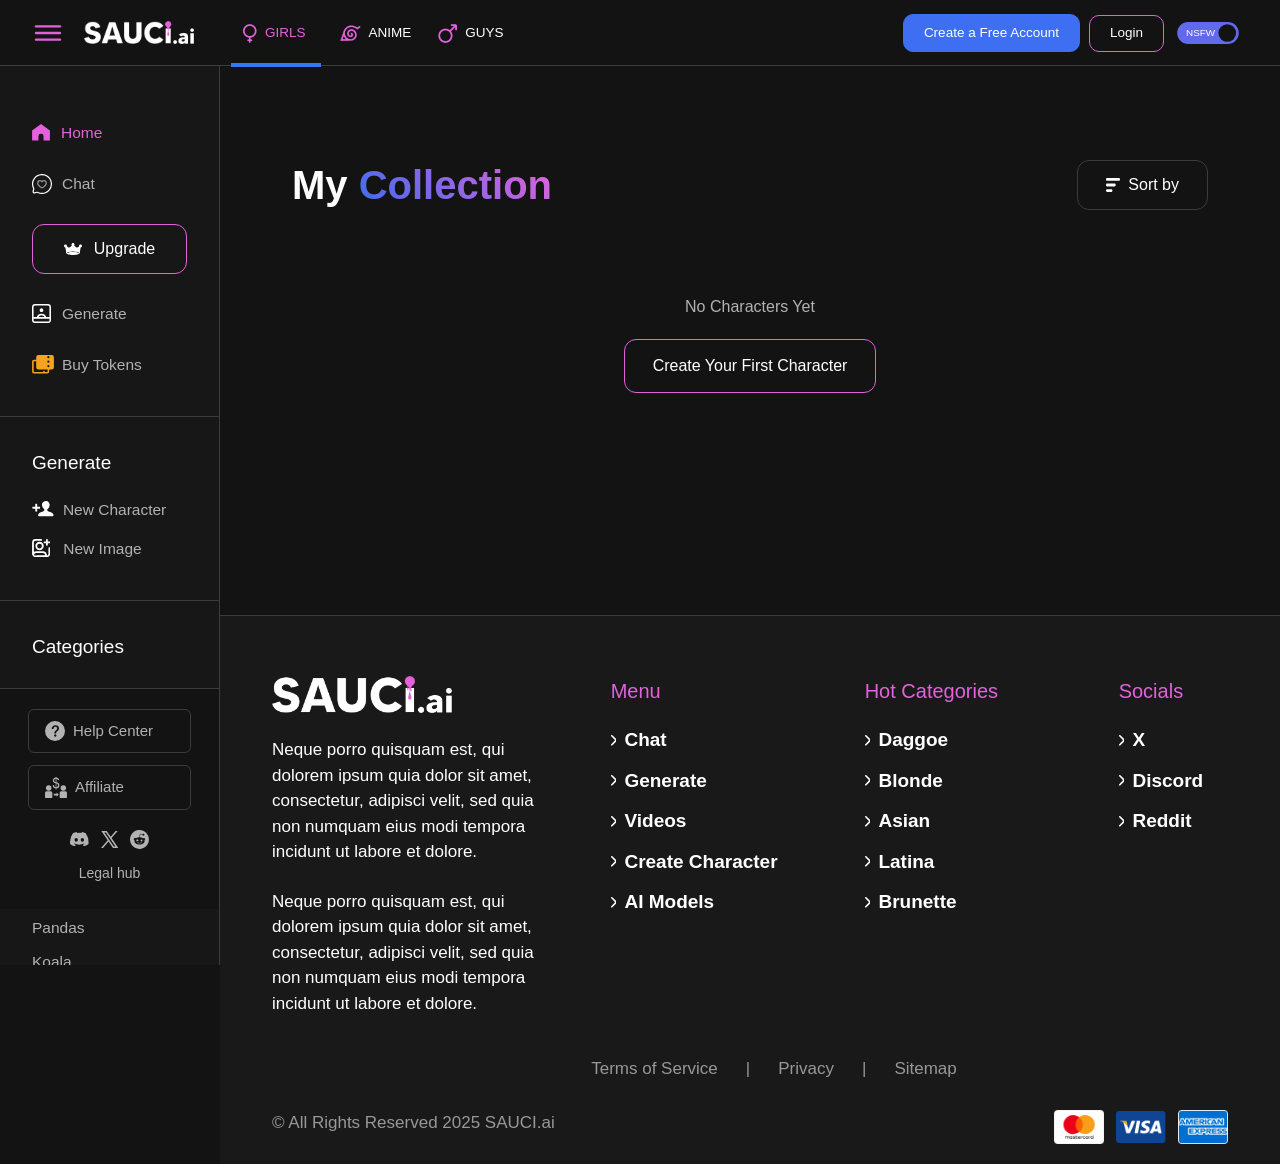
<file: no-characters.html>
<!DOCTYPE html>
<html lang="en">

<head>
    <meta charset="UTF-8">
    <meta name="viewport" content="width=device-width, initial-scale=1.0">
    <!-- Title -->
    <title>My characters</title>
    <!-- Fav Icon -->
    <link rel="icon" href="images/favicon.ico">
    <!-- link font awesome -->
    <link rel="stylesheet" href="css/font-awesome.css">
    <!-- tailwind css file -->
    <link rel="stylesheet" href="src/output.css">
    <!-- Swiper CSS -->
    <link rel="stylesheet" href="https://unpkg.com/swiper/swiper-bundle.min.css" />
    <!-- video popup css -->
    <link rel="stylesheet" href="css/vedio_popup.css">
    <!-- Main StyleSheet -->
    <link rel="stylesheet" href="style.css">
    <!-- Responsive CSS -->
    <link rel="stylesheet" href="css/responsive.css">
</head>

<body class="tracking-[4%] font-madetommy font-normal bg-[#131313]">

    <!-- Header area here  -->
    <header class="header-wrap mask">
        <div
            class="header-inner grid grid-cols-12 items-center py-4 lg:pb-4 xl:pt-[14px] xl:pb-[13px] px-4 md:px-4 lg:px-6 xl:pl-8 xl:pr-9 bg-[#131313] border-b border-light-border fixed w-full z-[999] transition duration-200">
            <div class="col-span-4 md:col-span-3 lg:col-span-2 xl:col-span-1">
                <div class="flex items-center gap-3 lg:gap-4 xl:gap-5">
                    <div class="flex items-center">
                        <button type="button" class="menu-open cursor-pointer">
                            <svg width="32" height="32" viewBox="0 0 24 24" fill="none"
                                xmlns="http://www.w3.org/2000/svg">
                                <path d="M3 12H21" stroke="#e561dc" stroke-width="1.8" stroke-linecap="round" />
                                <path d="M3 7H21" stroke="#e561dc" stroke-width="1.8" stroke-linecap="round" />
                                <path d="M3 17H21" stroke="#e561dc" stroke-width="1.8" stroke-linecap="round" />
                            </svg>
                        </button>
                    </div>
                    <div>
                        <a href="index.html" class="relative z-[9]">
                            <img class="max-w-[102px] md:max-w-[110px] mt-[-2px]" src="images/sauci-ai.png" alt="">
                        </a>
                    </div>
                </div>
            </div>
            <div class="col-span-3 lg:col-span-2 hidden md:block xl:col-span-3">
                <ul
                    class="menu-wrap flex items-center gap-10 md:pl-4 lg:pl-14 xl:pl-[110px] 2xxl:pl-[50px] xl:gap-[48px] relative z-[2]">
                    <li class="active">
                        <a href="#"
                            class="flex gap-2 items-center text-white text-[13.5px] hover:text-primary relative after:absolute after:content-[''] after:block after:left-[68%] xxl:after:left-[60%] after:bottom-[-26px] lg:after:bottom-[-24px] after:h-1 after:w-[90px] after:transform after:-translate-x-1/2 after:bg-[#3875F5] after:opacity-0">
                            <img src="images/menu-icon-01.png" alt="">
                            <span>GIRLS</span>
                        </a>
                    </li>
                    <li>
                        <a href="#"
                            class="flex gap-2 items-center text-white text-[13.5px] hover:text-primary relative after:absolute after:content-[''] after:block after:left-[68%] xxl:after:left-[55%] after:bottom-[-26px] lg:after:bottom-[-24px] after:h-1 after:w-[90px] after:transform after:-translate-x-1/2 after:bg-[#3875F5] after:opacity-0">
                            <img src="images/menu-icon-02.png" alt="">
                            <span>ANIME</span>
                        </a>
                    </li>
                    <li>
                        <a href="#"
                            class="flex gap-2 items-center text-white text-[13.5px] hover:text-primary relative after:absolute after:content-[''] after:block after:left-[68%] xxl:after:left-[55%] after:bottom-[-26px] lg:after:bottom-[-24px] after:h-1 after:w-[90px] after:transform after:-translate-x-1/2 after:bg-[#3875F5] after:opacity-0">
                            <img src="images/menu-icon-03.png" alt="">
                            <span>GUYS</span>
                        </a>
                    </li>
                </ul>
            </div>
            <div class="col-span-8 md:col-span-6 lg:col-span-8 flex justify-end">
                <div class="flex items-center justify-end flex-row-reverse md:flex-row">
                    <div class="hidden sm:block">
                        <button command="show-modal" commandfor="dialog"
                            class="py-2 px-4 md:px-3 lg:px-5 rounded-lg xl:rounded-[10px] bg-[#3E6FF3] text-[13px] md:text-[13.5px] text-white cursor-pointer border-1 border-[#3E6FF3] hover:border-primary hover:bg-primary hover:transform hover:-translate-y-[2px]"
                            type="button">
                            <span class="hidden lg:block">Create a Free Account</span>
                            <span class="lg:hidden">Sign Up Free</span>
                        </button>
                    </div>
                    <div class="pl-[11px] md:pl-[9px] sm:pr-[16px]">
                        <button command="show-modal" commandfor="loginDialog" type="button"
                            class="py-[6.5px] md:py-[7.5px] px-[13px] md:px-5 rounded-lg xl:rounded-[10px] text-[13px] border-1 border-primary md:text-[13.5px] text-white cursor-pointer hover:bg-primary hover:transform hover:-translate-y-[2px] flex items-center gap-[6px] md:gap-0 bg-primary md:bg-transparent">
                            <span class="hidden md:block">Login</span>
                            <span class="md:hidden">Sign In</span>
                            <svg class="md:hidden" xmlns="http://www.w3.org/2000/svg" width="11.61" height="11.61"
                                viewBox="0 0 11.61 11.61">
                                <path id="sign-in-svgrepo-com-2"
                                    d="M5.58,3a.645.645,0,1,0,0,1.29h7.095a.645.645,0,0,1,.645.645v7.74a.645.645,0,0,1-.645.645H5.58a.645.645,0,1,0,0,1.29h7.095a1.935,1.935,0,0,0,1.935-1.935V4.935A1.935,1.935,0,0,0,12.675,3ZM9.261,5.769a.645.645,0,1,0-.912.912L9.828,8.16H3.645a.645.645,0,1,0,0,1.29H9.828L8.349,10.929a.645.645,0,0,0,.912.912l2.58-2.58a.645.645,0,0,0,0-.912Z"
                                    transform="translate(-3 -3)" fill="#fff" fill-rule="evenodd" />
                            </svg>

                        </button>
                    </div>
                    <div class="pr-2">
                        <label for="my-toggle"
                            class="relative flex h-[20px] w-[56px] cursor-pointer items-center rounded-full px-1.5 transition-all duration-300 transform scale-[1.3] md:scale-[1.1]"
                            style="--toggle-bg: #6169EC; background: var(--toggle-bg);">
                            <input id="my-toggle" checked type="checkbox" class="peer sr-only" />

                            <!-- knob (black circle) -->
                            <span
                                class="absolute left-[2px] h-4 w-4 rounded-full bg-[#131313] transition-transform duration-300 peer-checked:translate-x-[35.5px]"></span>

                            <!-- OFF Label (shown when unchecked) -->
                            <span
                                class="absolute pt-[2.5px] right-2 text-[9px] text-white transition-opacity duration-200 peer-checked:opacity-0 peer-checked:translate-x-1">
                                WNSF
                            </span>

                            <!-- ON Label (shown when checked) -->
                            <span
                                class="absolute pt-[1.4px] left-2 text-[9px] text-white opacity-0 transition-opacity duration-200 peer-checked:opacity-100 peer-checked:translate-x-0">
                                NSFW
                            </span>
                        </label>
                    </div>
                </div>
            </div>

            <!-- mobile menu code -->
            <div
                class="col-span-12 bg-[#1F1F1F] mx-[-16px] transform mb-[-71px] md:hidden border-t border-light-border">
                <ul
                    class="menu-wrap flex items-center justify-center gap-10 xl:gap-11 relative z-[2] pt-[9px] pb-[11px]">
                    <li class="active">
                        <a href="#"
                            class="flex gap-[5px] items-center text-white text-[12px] hover:text-primary relative after:absolute after:content-[''] after:block after:left-[56%] after:bottom-[-11px] after:h-[3px] after:w-[66px] after:transform after:-translate-x-1/2 after:bg-[#3875F5] after:opacity-0">
                            <img class="max-w-[11px] md:max-w-auto" src="images/menu-icon-01.png" alt="">
                            <span>GIRLS</span>
                        </a>
                    </li>
                    <li>
                        <a href="#"
                            class="flex gap-[5px] items-center text-white text-[12px] hover:text-primary relative after:absolute after:content-[''] after:block after:left-[52%] after:bottom-[-11px] after:h-[3px] after:w-[66px] after:transform after:-translate-x-1/2 after:bg-[#3875F5] after:opacity-0">
                            <img class="max-w-[15px] md:max-w-auto" src="images/menu-icon-02.png" alt="">
                            <span>ANIME</span>
                        </a>
                    </li>
                    <li>
                        <a href="#"
                            class="flex gap-[5px] items-center text-white text-[12px] hover:text-primary relative after:absolute after:content-[''] after:block after:left-[57%] after:bottom-[-11px] after:h-[3px] after:w-[66px] after:transform after:-translate-x-1/2 after:bg-[#3875F5] after:opacity-0">
                            <img class="max-w-[15px] md:max-w-auto" src="images/menu-icon-03.png" alt="">
                            <span>GUYS</span>
                        </a>
                    </li>
                </ul>
            </div>
        </div>

    </header>


    <!-- Header area here  -->

    <!-- sign up popup here -->
    <el-dialog>
        <dialog id="dialog" aria-labelledby="dialog-title"
            class="fixed inset-0 size-auto max-h-none max-w-none overflow-y-auto bg-transparent backdrop:bg-transparent">

            <el-dialog-backdrop
                class="fixed inset-0 bg-gray-900/50 transition-opacity data-closed:opacity-0 data-enter:duration-300 data-enter:ease-out data-leave:duration-200 data-leave:ease-in">
            </el-dialog-backdrop>

            <div tabindex="0"
                class="flex min-h-full justify-center p-4 text-center focus:outline-none items-center sm:p-0">

                <el-dialog-panel
                    class="relative transform overflow-hidden rounded-lg bg-gray-800 text-left shadow-xl outline -outline-offset-1 outline-white/10 transition-all data-closed:translate-y-4 data-closed:opacity-0 data-enter:duration-300 data-enter:ease-out data-leave:duration-200 data-leave:ease-in sm:my-8 sm:w-full sm:max-w-lg data-closed:sm:translate-y-0 data-closed:sm:scale-95">

                    <!-- Close Icon -->
                    <button command="close" commandfor="dialog"
                        class="absolute right-4 top-4 text-gray-400 hover:text-white text-xl cursor-pointer">
                        <i class="fa-solid fa-xmark"></i>
                    </button>

                    <!-- Modal Body -->
                    <div class="bg-gray-800 px-6 pt-8 pb-4 sm:p-8 sm:pb-6">
                        <div class="sm:flex sm:items-start">
                            <div
                                class="mx-auto flex size-12 shrink-0 items-center justify-center rounded-full bg-blue-500/10 sm:mx-0 sm:size-10">
                                <i class="fa-solid fa-user-plus text-blue-400 text-xl"></i>
                            </div>

                            <div class="mt-3 text-center sm:mt-0 sm:ml-4 sm:text-left">
                                <h3 id="dialog-title" class="text-lg font-semibold text-white">
                                    Create a Free Account
                                </h3>
                                <div class="mt-2">
                                    <p class="text-sm text-gray-400">
                                        Sign up for free to get started. It's quick and easy.
                                    </p>
                                </div>
                            </div>
                        </div>

                        <!-- Form Fields -->
                        <form class="mt-6 space-y-4">
                            <div>
                                <label class="block text-sm font-medium text-gray-300 mb-1">Full Name</label>
                                <input type="text"
                                    class="w-full rounded-md bg-gray-700/40 border border-white/10 px-3 py-3 text-sm text-white placeholder-gray-400 focus:border-blue-500 focus:ring-0 outline-0"
                                    placeholder="Enter your full name">
                            </div>

                            <div>
                                <label class="block text-sm font-medium text-gray-300 mb-1">Email Address</label>
                                <input type="email"
                                    class="w-full rounded-md bg-gray-700/40 border border-white/10 px-3 py-3 text-sm text-white placeholder-gray-400 focus:border-blue-500 focus:ring-0 outline-0"
                                    placeholder="Enter your email">
                            </div>

                            <div>
                                <label class="block text-sm font-medium text-gray-300 mb-1">Password</label>
                                <input type="password"
                                    class="w-full rounded-md bg-gray-700/40 border border-white/10 px-3 py-3 text-sm text-white placeholder-gray-400 focus:border-blue-500 focus:ring-0 outline-0"
                                    placeholder="Create a password">
                            </div>
                        </form>
                    </div>

                    <!-- Footer -->
                    <div class="bg-gray-700/25 px-6 pt-4 pb-7 sm:px-8">
                        <button type="button"
                            class="inline-flex w-full justify-center rounded-md bg-blue-500 px-4 py-3 text-[14px] text-white hover:bg-primary hover:transform hover:-translate-y-[2px] cursor-pointer">
                            Create Account
                        </button>
                    </div>

                </el-dialog-panel>
            </div>
        </dialog>
    </el-dialog>
    <!-- sign up popup here -->

    <!-- Login popup here  -->
    <el-dialog>
        <dialog id="loginDialog" aria-labelledby="login-title"
            class="fixed inset-0 size-auto max-h-none max-w-none overflow-y-auto bg-transparent backdrop:bg-transparent">

            <el-dialog-backdrop
                class="fixed inset-0 bg-gray-900/50 transition-opacity data-closed:opacity-0 data-enter:duration-300 data-enter:ease-out data-leave:duration-200 data-leave:ease-in">
            </el-dialog-backdrop>

            <div tabindex="0"
                class="flex min-h-full items-center justify-center p-4 text-center focus:outline-none sm:p-0">

                <el-dialog-panel
                    class="relative transform overflow-hidden rounded-lg bg-gray-800 text-left shadow-xl outline -outline-offset-1 outline-white/10 transition-all data-closed:translate-y-4 data-closed:opacity-0 data-enter:duration-300 data-enter:ease-out data-leave:duration-200 data-leave:ease-in sm:my-8 sm:w-full sm:max-w-lg data-closed:sm:translate-y-0 data-closed:sm:scale-95">

                    <!-- Close Icon -->
                    <button command="close" commandfor="loginDialog"
                        class="absolute right-4 top-4 text-gray-400 hover:text-white text-xl cursor-pointer">
                        <i class="fa-solid fa-xmark"></i>
                    </button>

                    <!-- Modal Body -->
                    <div class="bg-gray-800 px-6 pt-8 pb-4 sm:p-8 sm:pb-6">
                        <div class="sm:flex sm:items-start">
                            <div
                                class="mx-auto flex size-12 shrink-0 items-center justify-center rounded-full bg-blue-500/10 sm:mx-0 sm:size-10">
                                <i class="fa-solid fa-right-to-bracket text-blue-400 text-xl"></i>
                            </div>

                            <div class="mt-3 text-center sm:mt-0 sm:ml-4 sm:text-left">
                                <h3 id="login-title" class="text-lg font-semibold text-white">
                                    Login to Your Account
                                </h3>
                                <div class="mt-2">
                                    <p class="text-sm text-gray-400">
                                        Access your dashboard using your registered email and password.
                                    </p>
                                </div>
                            </div>
                        </div>

                        <!-- Form Fields -->
                        <form class="mt-6 space-y-4">
                            <div>
                                <label class="block text-sm font-medium text-gray-300 mb-1">Email Address</label>
                                <input type="email"
                                    class="w-full rounded-md bg-gray-700/40 border border-white/10 px-3 py-3 text-sm text-white placeholder-gray-400 focus:border-blue-500 focus:ring-0 outline-0"
                                    placeholder="Enter your email">
                            </div>

                            <div>
                                <label class="block text-sm font-medium text-gray-300 mb-1">Password</label>
                                <input type="password"
                                    class="w-full rounded-md bg-gray-700/40 border border-white/10 px-3 py-3 text-sm text-white placeholder-gray-400 focus:border-blue-500 focus:ring-0 outline-0"
                                    placeholder="Enter your password">
                            </div>
                        </form>
                    </div>

                    <!-- Footer -->
                    <div class="bg-gray-700/25 px-6 pt-4 pb-7 sm:px-8">
                        <button type="button"
                            class="inline-flex w-full justify-center rounded-md bg-blue-500 px-4 py-3 text-[14px] text-white hover:bg-primary hover:transform hover:-translate-y-[2px] cursor-pointer">
                            Login
                        </button>
                    </div>

                </el-dialog-panel>
            </div>
        </dialog>
    </el-dialog>
    <!-- Login popup here  -->

    <!-- Main content area -->
    <main class="main">
        <div class="flex pt-[100px] md:pt-[70px] lg:pt-[60px] xl:pt-[65px]">
            <!-- sidebar wrap -->
            <aside
                class="sidebar-wrap scrollbar-w-none border-r border-light-border bg-[#171717] h-screen fixed max-w-[220px] w-full py-11 md:py-14 overflow-auto z-[9]">

                <!-- primary action -->
                <div
                    class="sidebar-menu pb-6 md:pb-10 mb-5 md:mb-8 border-b border-light-border px-4 md:px-5 lg:px-7 xl:px-8">

                    <ul class="flex flex-col gap-4 md:gap-[28px]">
                        <li class="active">
                            <a href="index.html"
                                class="flex items-center gap-4 text-[#B2B2B2] text-[15px] md:text-[15.5px] hover:text-primary">
                                <span>
                                    <svg xmlns="http://www.w3.org/2000/svg" width="18" height="16.4"
                                        viewBox="0 0 23.898 21.962">
                                        <path id="home-svgrepo-com"
                                            d="M1,8.785V21.962H9.535V16.106a3.2,3.2,0,0,1,3.414-2.928,3.2,3.2,0,0,1,3.414,2.928v5.857H24.9V8.785L12.949,0Z"
                                            transform="translate(-1)" fill="#fff" />
                                    </svg>
                                </span>
                                <span class="transform translate-x-[-3px] md:translate-x-[-5px]">Home</span>
                            </a>
                        </li>
                        <li>
                            <a href="chat.html"
                                class="flex items-center gap-[15px] text-[#B2B2B2] text-[15px] md:text-[15.5px] hover:text-primary">
                                <span>
                                    <svg xmlns="http://www.w3.org/2000/svg" width="20" height="20"
                                        viewBox="0 0 25.299 25.299">
                                        <g transform="translate(0.75 0.75)">
                                            <path
                                                d="M13.9,25.8A11.892,11.892,0,1,0,3.242,19.2,1.944,1.944,0,0,1,3.4,20.564l-.709,2.649a1.547,1.547,0,0,0,1.894,1.894L7.235,24.4a1.944,1.944,0,0,1,1.366.159A11.849,11.849,0,0,0,13.9,25.8Z"
                                                transform="translate(-2 -2)" fill="none" stroke="#fff"
                                                stroke-width="1.5" />
                                            <path
                                                d="M10.651,16.329l-.578.68ZM13,9.853l-.638.624a.892.892,0,0,0,1.275,0Zm2.346,6.475-.578-.68ZM13,17.58v-.892h0Zm-1.768-1.931a12.072,12.072,0,0,1-1.9-1.976,3.436,3.436,0,0,1-.793-1.906H6.75a5.162,5.162,0,0,0,1.136,2.958,13.825,13.825,0,0,0,2.187,2.283ZM8.535,11.768A2.176,2.176,0,0,1,9.729,9.529a2.54,2.54,0,0,1,2.631.949l1.275-1.249A4.286,4.286,0,0,0,9.1,7.857a3.934,3.934,0,0,0-2.354,3.91Zm7.386,5.241a13.825,13.825,0,0,0,2.187-2.283,5.162,5.162,0,0,0,1.136-2.958H17.459a3.437,3.437,0,0,1-.793,1.906,12.07,12.07,0,0,1-1.9,1.976Zm3.323-5.241a3.934,3.934,0,0,0-2.354-3.91,4.286,4.286,0,0,0-4.531,1.372l1.275,1.249a2.54,2.54,0,0,1,2.631-.949,2.176,2.176,0,0,1,1.194,2.239Zm-9.171,5.241A4.335,4.335,0,0,0,13,18.472V16.687c-.493,0-.734-.159-1.768-1.038Zm4.692-1.359c-1.033.879-1.275,1.038-1.768,1.038v1.785a4.335,4.335,0,0,0,2.924-1.464Z"
                                                transform="translate(-1.098 -0.928)" fill="#fff" opacity="0.5" />
                                        </g>
                                    </svg>

                                </span>
                                <span class="transform translate-x-[-3px] md:translate-x-[-5px]">Chat</span>
                            </a>
                        </li>
                        <li>
                            <a href="" class="upgradebtn flex items-center justify-center gap-[12px] border border-primary rounded-xl text-white w-full px-4 py-3 text-[15px] md:text-[15.5px] hover:text-primary">
                                <svg width="18" height="18" viewBox="0 0 18 18" fill="none" xmlns="http://www.w3.org/2000/svg">
<g clip-path="url(#clip0_212_2867)">
<path d="M9 10.5C5.64525 10.5 2.25 11.2725 2.25 12.75C2.25 14.2275 5.64525 15 9 15C12.3547 15 15.75 14.2275 15.75 12.75C15.75 11.2725 12.3547 10.5 9 10.5ZM14.844 13.029C14.772 13.0935 14.6828 13.125 14.5928 13.125C14.49 13.125 14.3887 13.083 14.3137 13.0012C14.0827 12.7447 12.3255 12 9 12C5.6745 12 3.91725 12.7447 3.68625 13.0012C3.546 13.155 3.30975 13.1662 3.156 13.029C3.00225 12.8902 2.99025 12.6533 3.12825 12.4988C3.564 12.0158 5.54325 11.25 9 11.25C12.4567 11.25 14.436 12.0158 14.8717 12.4988C15.0098 12.6525 14.9978 12.8902 14.844 13.029Z" fill="white"/>
<path d="M4.11823 12.75H13.881C13.149 12.4305 11.5312 12 8.99922 12C6.46722 12 4.85098 12.4305 4.11823 12.75Z" fill="white"/>
<path d="M16.5 4.5C15.6727 4.5 15 5.17275 15 6C15 6.1575 15.0255 6.3135 15.0743 6.46275L13.8585 7.236C13.0583 7.74675 12.0015 7.5765 11.4008 6.84225L10.2075 5.3835C10.3958 5.1285 10.5 4.821 10.5 4.5C10.5 3.67275 9.82725 3 9 3C8.17275 3 7.5 3.67275 7.5 4.5C7.5 4.821 7.60425 5.1285 7.7925 5.3835L6.59925 6.84225C5.99775 7.5765 4.941 7.74675 4.1415 7.23675L2.92575 6.46275C2.9745 6.3135 3 6.1575 3 6C3 5.17275 2.32725 4.5 1.5 4.5C0.67275 4.5 0 5.17275 0 6C0 6.783 0.603 7.428 1.36875 7.49475L2.25525 12.8115C2.289 13.0163 2.48325 13.1573 2.6865 13.1198C2.8695 13.089 2.9925 12.93 2.9925 12.75H3.03525C3.03525 12.6608 3.06375 12.5708 3.12825 12.4988C3.564 12.0158 5.54325 11.25 9 11.25C12.4567 11.25 14.436 12.0158 14.8717 12.4988C14.9363 12.5708 14.9647 12.6608 14.9647 12.75H15.0075C15.0075 12.93 15.1305 13.089 15.3135 13.1198C15.3345 13.1235 15.3547 13.125 15.3757 13.125C15.5557 13.125 15.7147 12.9953 15.7455 12.8115L16.632 7.49475C17.397 7.428 18 6.783 18 6C18 5.17275 17.3272 4.5 16.5 4.5Z" fill="white"/>
</g>
<defs>
<clipPath id="clip0_212_2867">
<rect width="18" height="18" fill="white"/>
</clipPath>
</defs>
</svg>
<span class="text-base font-medium">Upgrade</span>
                            </a>
                        </li>
                        <li>
                            <a href="#"
                                class="flex items-center gap-4 text-[#B2B2B2] text-[15px] md:text-[15.5px] hover:text-primary">
                                <span>
                                    <svg xmlns="http://www.w3.org/2000/svg" width="19" height="19"
                                        viewBox="0 0 24.286 24.286">
                                        <path
                                            d="M4,20.715H26.286m-11.143-9.75h.014m5.382,9.75a5.573,5.573,0,0,0-10.792,0m6.789-9.75a1.393,1.393,0,1,1-1.393-1.393A1.393,1.393,0,0,1,16.536,10.964ZM8.457,4H21.829a6.921,6.921,0,0,1,2.936.3,2.785,2.785,0,0,1,1.217,1.217,6.92,6.92,0,0,1,.3,2.936V21.829a6.921,6.921,0,0,1-.3,2.936,2.785,2.785,0,0,1-1.217,1.217,6.921,6.921,0,0,1-2.936.3H8.457a6.92,6.92,0,0,1-2.936-.3A2.785,2.785,0,0,1,4.3,24.765,6.921,6.921,0,0,1,4,21.829V8.457a6.921,6.921,0,0,1,.3-2.936A2.786,2.786,0,0,1,5.521,4.3,6.921,6.921,0,0,1,8.457,4Z"
                                            transform="translate(-3 -3)" fill="none" stroke="#fff"
                                            stroke-linecap="round" stroke-linejoin="round" stroke-width="2" />
                                    </svg>

                                </span>
                                <span class="transform translate-x-[-3px] md:translate-x-[-5px]">Generate</span>
                            </a>
                        </li>
                        <li>
                            <a href="#"
                                class="flex items-center gap-[13px] text-[#B2B2B2] text-[15px] md:text-[15.5px] hover:text-primary">
                                <span>
                                    <svg xmlns="http://www.w3.org/2000/svg" width="22" height="18.5"
                                        viewBox="0 0 27.465 23.286">
                                        <g transform="translate(1)">
                                            <path
                                                d="M16.929,24.322H4.393A1.393,1.393,0,0,1,3,22.929V10.393A1.393,1.393,0,0,1,4.393,9H8.572m8.357,15.322h4.179A1.393,1.393,0,0,0,22.5,22.929V19.447m-5.572,4.875V22.929"
                                                transform="translate(-3 -2.036)" fill="none" stroke="#f7a31e"
                                                stroke-linecap="round" stroke-linejoin="round" stroke-width="2" />
                                            <path
                                                d="M28.286,6.786A2.786,2.786,0,0,0,25.5,4H8.786A2.786,2.786,0,0,0,6,6.786V19.322a2.786,2.786,0,0,0,2.786,2.786H25.5a2.786,2.786,0,0,0,2.786-2.786Zm-5.572,0a1.393,1.393,0,1,1-2.786,0h0a1.393,1.393,0,0,1,2.786,0Zm-1.393,6.964a1.393,1.393,0,0,0,1.393-1.393h0a1.393,1.393,0,0,0-2.786,0h0a1.393,1.393,0,0,0,1.393,1.393Zm1.393,4.179a1.393,1.393,0,0,1-2.786,0h0a1.393,1.393,0,0,1,2.786,0h0Z"
                                                transform="translate(-1.821 -4)" fill="#f7a31e" fill-rule="evenodd" />
                                        </g>
                                    </svg>
                                </span>
                                <span class="transform translate-x-[-3px] md:translate-x-[-5px]">Buy Tokens</span>
                            </a>
                        </li>
                    </ul>
                </div>

                <!-- Generate action -->
                <div
                    class="sidebar-menu pb-6 md:pb-10 mb-5 md:mb-8 border-b border-light-border px-4 md:px-5 lg:px-7 xl:px-8">
                    <h4 class="text-white text-[18px] md:text-[19px] font-medium pb-5">Generate</h4>
                    <ul class="flex flex-col gap-4">
                        <li>
                            <a href="#"
                                class="flex items-center gap-[14px] text-[#B2B2B2] text-[15px] md:text-[15.5px] hover:text-primary">
                                <span>
                                    <svg xmlns="http://www.w3.org/2000/svg" width="21.898" height="15.326"
                                        viewBox="0 0 23.898 17.326">
                                        <path id="character-add-svgrepo-com"
                                            d="M25.427,164.2V161.61a.428.428,0,0,0-.4-.4H23.659a.428.428,0,0,0-.4.4V164.2a.257.257,0,0,1-.274.274H20.423a.431.431,0,0,0-.3.112.368.368,0,0,0-.124.286v1.344a.425.425,0,0,0,.423.423h2.564a.257.257,0,0,1,.274.274v2.564a.425.425,0,0,0,.423.423h1.344a.381.381,0,0,0,.274-.124.407.407,0,0,0,.124-.3v-2.564a.257.257,0,0,1,.274-.274H28.29a.381.381,0,0,0,.274-.124.407.407,0,0,0,.124-.3v-1.344a.368.368,0,0,0-.124-.286.4.4,0,0,0-.274-.112H25.7a.257.257,0,0,1-.274-.274Zm6.721,5.576a11.715,11.715,0,0,0-3.883,1.494,3.157,3.157,0,0,0-1.743,2.614v.349a1.105,1.105,0,0,0,1.1,1.1H42.8a1.105,1.105,0,0,0,1.1-1.1v-.349a3.207,3.207,0,0,0-1.792-2.639,12.42,12.42,0,0,0-3.933-1.469,1.664,1.664,0,0,1-1.008-.61,1.732,1.732,0,0,1-.386-1.108v-.149a1.061,1.061,0,0,1,.423-.846,5.021,5.021,0,0,0,1.718-2.116,6.3,6.3,0,0,0,.622-2.664,4.134,4.134,0,0,0-.585-2.153,4.357,4.357,0,0,0-8.1,2.153,5.93,5.93,0,0,0,.622,2.589,5.33,5.33,0,0,0,1.618,2.116.993.993,0,0,1,.423.822v.274a1.7,1.7,0,0,1-.386,1.083A1.653,1.653,0,0,1,32.148,169.775Z"
                                            transform="translate(-20 -158)" fill="#fff" />
                                    </svg>

                                </span>
                                <span class="transform translate-x-[-3px] md:translate-x-[-5px]">New Character</span>
                            </a>
                        </li>
                        <li>
                            <a href="#"
                                class="flex items-center gap-[18px] text-[#B2B2B2] text-[15px] md:text-[15.5px] hover:text-primary">
                                <span>
                                    <svg xmlns="http://www.w3.org/2000/svg" width="18.274" height="18.176"
                                        viewBox="0 0 20.274 20.176">
                                        <path id="image-user-plus-svgrepo-com"
                                            d="M17.449,7.453V2M14.723,4.726h5.453m0,6.361v4.726a6.773,6.773,0,0,1-.3,2.874,2.726,2.726,0,0,1-1.191,1.191,6.773,6.773,0,0,1-2.874.3H6.362a6.773,6.773,0,0,1-2.874-.3A2.726,2.726,0,0,1,2.3,18.687,6.773,6.773,0,0,1,2,15.813V6.362a6.773,6.773,0,0,1,.3-2.874A2.726,2.726,0,0,1,3.489,2.3,6.773,6.773,0,0,1,6.362,2h4.726M2.132,18.291a3.637,3.637,0,0,1,3.5-2.659H12a9.121,9.121,0,0,1,1.618.07,3.635,3.635,0,0,1,2.856,2.856,9.12,9.12,0,0,1,.07,1.618M12.905,8.816A3.635,3.635,0,1,1,9.27,5.181,3.635,3.635,0,0,1,12.905,8.816Z"
                                            transform="translate(-0.901 -1)" fill="none" stroke="#fff"
                                            stroke-linecap="round" stroke-linejoin="round" stroke-width="2" />
                                    </svg>
                                </span>
                                <span class="transform translate-x-[-3px] md:translate-x-[-5px]">New Image</span>
                            </a>
                        </li>
                    </ul>
                </div>

                <!-- Categories action -->
                <div class="sidebar-menu pb-4 border-light-border px-4 md:px-5 lg:px-7 xl:px-8">
                    <h4 class="text-white text-[18px] md:text-[19px] font-medium pb-5">Categories</h4>

                    <!-- Accordion Item -->
                    <div>
                        <button onclick="toggleAccordion(1)"
                            class="w-full gap-6 pb-[10px] flex items-center text-[#B2B2B2] text-[15px] md:text-[15.5px] cursor-pointer hover:text-primary">
                            <span>Pandas</span>
                            <span id="icon-1" class="text-slate-800 transition-transform duration-300 pt-1">
                                <svg xmlns="http://www.w3.org/2000/svg" viewBox="0 0 16 16" fill="#B2B2B2"
                                    class="w-4 h-4">
                                    <path
                                        d="M8.75 3.75a.75.75 0 0 0-1.5 0v3.5h-3.5a.75.75 0 0 0 0 1.5h3.5v3.5a.75.75 0 0 0 1.5 0v-3.5h3.5a.75.75 0 0 0 0-1.5h-3.5v-3.5Z" />
                                </svg>

                            </span>
                        </button>
                        <div id="content-1" class="max-h-0 overflow-hidden transition-all duration-300 ease-in-out">
                            <div class="p-3 text-[15px] text-[#B2B2B2] font-light hover:text-primary">
                                <ul class="flex flex-col gap-2">
                                    <li><a class="text-[#B2B2B2] hover:text-primary hover:pl-[2px]" href="#">Lion
                                            Hunting</a></li>
                                    <li><a class="text-[#B2B2B2] hover:text-primary hover:pl-[2px]" href="#">Lion
                                            Chilling</a></li>
                                    <li><a class="text-[#B2B2B2] hover:text-primary hover:pl-[2px]" href="#">Lion
                                            Nurturing</a></li>
                                    <li><a class="text-[#B2B2B2] hover:text-primary hover:pl-[2px]" href="#">Lion
                                            Fighting</a></li>
                                </ul>
                            </div>
                        </div>
                    </div>
                    <div class="pb-[10px]">
                        <a href="#"
                            class="text-[#B2B2B2] text-[15px] md:text-[15.5px] cursor-pointer hover:text-primary">Koala</a>
                    </div>
                    <!-- Accordion Item -->
                    <div>
                        <button onclick="toggleAccordion(2)"
                            class="w-full gap-6 pb-[10px] flex items-center text-[#B2B2B2] text-[15px] md:text-[15.5px] cursor-pointer hover:text-primary">
                            <span>Chimi</span>
                            <span id="icon-2" class="text-slate-800 transition-transform duration-300 pt-1">
                                <svg xmlns="http://www.w3.org/2000/svg" viewBox="0 0 16 16" fill="#B2B2B2"
                                    class="w-4 h-4">
                                    <path
                                        d="M8.75 3.75a.75.75 0 0 0-1.5 0v3.5h-3.5a.75.75 0 0 0 0 1.5h3.5v3.5a.75.75 0 0 0 1.5 0v-3.5h3.5a.75.75 0 0 0 0-1.5h-3.5v-3.5Z" />
                                </svg>

                            </span>
                        </button>
                        <div id="content-2" class="max-h-0 overflow-hidden transition-all duration-300 ease-in-out">
                            <div class="p-3 text-[15px] text-[#B2B2B2] font-light">
                                <ul class="flex flex-col gap-2">
                                    <li><a class="text-[#B2B2B2] hover:text-primary hover:pl-[2px]" href="#">Lion
                                            Hunting</a></li>
                                    <li><a class="text-[#B2B2B2] hover:text-primary hover:pl-[2px]" href="#">Lion
                                            Chilling</a></li>
                                    <li><a class="text-[#B2B2B2] hover:text-primary hover:pl-[2px]" href="#">Lion
                                            Nurturing</a></li>
                                    <li><a class="text-[#B2B2B2] hover:text-primary hover:pl-[2px]" href="#">Lion
                                            Fighting</a></li>
                                </ul>
                            </div>
                        </div>
                    </div>
                    <div class="pb-[10px]">
                        <a href="#"
                            class="text-[#B2B2B2] text-[15px] md:text-[15.5px] cursor-pointer hover:text-primary">Giraffe</a>
                    </div>
                    <!-- Accordion Item -->
                    <div>
                        <button onclick="toggleAccordion(3)"
                            class="w-full gap-6 pb-[10px] flex items-center text-[#B2B2B2] text-[15px] md:text-[15.5px] cursor-pointer hover:text-primary">
                            <span>Dog</span>
                            <span id="icon-3" class="text-slate-800 transition-transform duration-300 pt-1">
                                <svg xmlns="http://www.w3.org/2000/svg" viewBox="0 0 16 16" fill="#B2B2B2"
                                    class="w-4 h-4">
                                    <path
                                        d="M8.75 3.75a.75.75 0 0 0-1.5 0v3.5h-3.5a.75.75 0 0 0 0 1.5h3.5v3.5a.75.75 0 0 0 1.5 0v-3.5h3.5a.75.75 0 0 0 0-1.5h-3.5v-3.5Z" />
                                </svg>

                            </span>
                        </button>
                        <div id="content-3" class="max-h-0 overflow-hidden transition-all duration-300 ease-in-out">
                            <div class="p-3 text-[15px] text-[#B2B2B2] font-light">
                                <ul class="flex flex-col gap-2">
                                    <li><a class="text-[#B2B2B2] hover:text-primary hover:pl-[2px]" href="#">Lion
                                            Hunting</a></li>
                                    <li><a class="text-[#B2B2B2] hover:text-primary hover:pl-[2px]" href="#">Lion
                                            Chilling</a></li>
                                    <li><a class="text-[#B2B2B2] hover:text-primary hover:pl-[2px]" href="#">Lion
                                            Nurturing</a></li>
                                    <li><a class="text-[#B2B2B2] hover:text-primary hover:pl-[2px]" href="#">Lion
                                            Fighting</a></li>
                                </ul>
                            </div>
                        </div>
                    </div>
                    <!-- Accordion Item -->
                    <div>
                        <button onclick="toggleAccordion(4)"
                            class="w-full gap-6 pb-[10px] flex items-center text-[#B2B2B2] text-[15px] md:text-[15.5px] cursor-pointer hover:text-primary">
                            <span>Hyen</span>
                            <span id="icon-4" class="text-slate-800 transition-transform duration-300 pt-1">
                                <svg xmlns="http://www.w3.org/2000/svg" viewBox="0 0 16 16" fill="#B2B2B2"
                                    class="w-4 h-4">
                                    <path
                                        d="M8.75 3.75a.75.75 0 0 0-1.5 0v3.5h-3.5a.75.75 0 0 0 0 1.5h3.5v3.5a.75.75 0 0 0 1.5 0v-3.5h3.5a.75.75 0 0 0 0-1.5h-3.5v-3.5Z" />
                                </svg>

                            </span>
                        </button>
                        <div id="content-4" class="max-h-0 overflow-hidden transition-all duration-300 ease-in-out">
                            <div class="p-3 text-[15px] text-[#B2B2B2] font-light">
                                <ul class="flex flex-col gap-2">
                                    <li><a class="text-[#B2B2B2] hover:text-primary hover:pl-[2px]" href="#">Lion
                                            Hunting</a></li>
                                    <li><a class="text-[#B2B2B2] hover:text-primary hover:pl-[2px]" href="#">Lion
                                            Chilling</a></li>
                                    <li><a class="text-[#B2B2B2] hover:text-primary hover:pl-[2px]" href="#">Lion
                                            Nurturing</a></li>
                                    <li><a class="text-[#B2B2B2] hover:text-primary hover:pl-[2px]" href="#">Lion
                                            Fighting</a></li>
                                </ul>
                            </div>
                        </div>
                    </div>
                    <!-- Accordion Item -->
                    <div>
                        <button onclick="toggleAccordion(5)"
                            class="w-full gap-6 pb-[10px] flex items-center text-[#B2B2B2] text-[15px] md:text-[15.5px] cursor-pointer hover:text-primary">
                            <span>Lion</span>
                            <span id="icon-5" class="text-slate-800 transition-transform duration-300 pt-1">
                                <svg xmlns="http://www.w3.org/2000/svg" viewBox="0 0 16 16" fill="#B2B2B2"
                                    class="w-4 h-4">
                                    <path
                                        d="M8.75 3.75a.75.75 0 0 0-1.5 0v3.5h-3.5a.75.75 0 0 0 0 1.5h3.5v3.5a.75.75 0 0 0 1.5 0v-3.5h3.5a.75.75 0 0 0 0-1.5h-3.5v-3.5Z" />
                                </svg>

                            </span>
                        </button>
                        <div id="content-5" class="max-h-0 overflow-hidden transition-all duration-300 ease-in-out">
                            <div class="p-3 text-[15px] text-[#B2B2B2] font-light">
                                <ul class="flex flex-col gap-2">
                                    <li><a class="text-[#B2B2B2] hover:text-primary hover:pl-[2px]" href="#">Lion
                                            Hunting</a></li>
                                    <li><a class="text-[#B2B2B2] hover:text-primary hover:pl-[2px]" href="#">Lion
                                            Chilling</a></li>
                                    <li><a class="text-[#B2B2B2] hover:text-primary hover:pl-[2px]" href="#">Lion
                                            Nurturing</a></li>
                                    <li><a class="text-[#B2B2B2] hover:text-primary hover:pl-[2px]" href="#">Lion
                                            Fighting</a></li>
                                </ul>
                            </div>
                        </div>
                    </div>
                    <div class="pb-[10px]">
                        <a href="#"
                            class="text-[#B2B2B2] text-[15px] md:text-[15.5px] cursor-pointer hover:text-primary">Pandas</a>
                    </div>
                    <div class="pb-[10px]">
                        <a href="#"
                            class="text-[#B2B2B2] text-[15px] md:text-[15.5px] cursor-pointer hover:text-primary">Koala</a>
                    </div>
                    <div class="pb-[10px]">
                        <a href="#"
                            class="text-[#B2B2B2] text-[15px] md:text-[15.5px] cursor-pointer hover:text-primary">Chimi</a>
                    </div>
                    <div class="pb-[10px]">
                        <a href="#"
                            class="text-[#B2B2B2] text-[15px] md:text-[15.5px] cursor-pointer hover:text-primary">Giraffe</a>
                    </div>
                    <div class="pb-[10px]">
                        <a href="#"
                            class="text-[#B2B2B2] text-[15px] md:text-[15.5px] cursor-pointer hover:text-primary">Dog</a>
                    </div>
                    <div class="pb-[10px]">
                        <a href="#"
                            class="text-[#B2B2B2] text-[15px] md:text-[15.5px] cursor-pointer hover:text-primary">Hyen</a>
                    </div>
                    <div class="pb-[10px]">
                        <a href="#"
                            class="text-[#B2B2B2] text-[15px] md:text-[15.5px] cursor-pointer hover:text-primary">Lion</a>
                    </div>
                    <div class="pb-[10px]">
                        <a href="#"
                            class="text-[#B2B2B2] text-[15px] md:text-[15.5px] cursor-pointer hover:text-primary">Pandas</a>
                    </div>
                    <div class="pb-[10px]">
                        <a href="#"
                            class="text-[#B2B2B2] text-[15px] md:text-[15.5px] cursor-pointer hover:text-primary">Koala</a>
                    </div>
                </div>

                <!-- Generate action -->
                <div
                    class="sidebar-menu pb-17 md:pb-8 lg:pb-6 px-4 md:px-5 lg:px-7 xl:px-7 bg-[#131313] border-t border-light-border sticky bottom-0 left-0 max-w-[300px] w-full h-fit pt-5">
                    <ul class="flex flex-col gap-3">
                        <li>
                            <a href="#"
                                class="flex items-center gap-3 text-[#B2B2B2] text-[15px] hover:text-primary border-1 rounded-md border-light-border py-[10px] px-4">
                                <span>
                                    <svg xmlns="http://www.w3.org/2000/svg" width="20" height="20"
                                        viewBox="0 0 26.477 26.477">
                                        <path
                                            d="M77.238,64A13.238,13.238,0,1,1,64,77.238,13.238,13.238,0,0,1,77.238,64Zm.7,5.658A4.975,4.975,0,0,0,74.3,70.969a4.754,4.754,0,0,0-1.352,3.62h2.372a3.4,3.4,0,0,1,.52-2.039,2.171,2.171,0,0,1,1.955-.853A2.026,2.026,0,0,1,80.041,73.9a2.3,2.3,0,0,1-.562,1.477l-.25.291A11.308,11.308,0,0,0,76.8,78.312a4.405,4.405,0,0,0-.416,2.039v.291h2.392v-.291A2.94,2.94,0,0,1,79.084,79a3.224,3.224,0,0,1,.832-1.04c1-.874,1.6-1.435,1.789-1.643a4.157,4.157,0,0,0,.77-2.559,3.774,3.774,0,0,0-1.248-3A4.728,4.728,0,0,0,77.94,69.658Zm-.374,12a1.6,1.6,0,0,0-1.144.437,1.607,1.607,0,0,0,0,2.247,1.621,1.621,0,0,0,1.144.458,1.6,1.6,0,0,0,1.144-.437A1.607,1.607,0,0,0,78.73,82.1,1.653,1.653,0,0,0,77.565,81.662Z"
                                            transform="translate(-64 -64)" fill="#b2b2b2" />
                                    </svg>
                                </span>
                                <span class="ransform translate-x-[-4px] md:translate-x-[-4px]">Help Center</span>
                            </a>
                        </li>
                        <li>
                            <a href="#"
                                class="flex items-center gap-3 text-[#B2B2B2] text-[15px] hover:text-primary border-1 rounded-md border-light-border py-[10px] px-4">
                                <span>
                                    <svg xmlns="http://www.w3.org/2000/svg" width="22" height="21.8"
                                        viewBox="0 0 28.163 28.036">
                                        <g transform="translate(0 0)">
                                            <g transform="translate(0 0)">
                                                <path
                                                    d="M7.494,327.995H1.836A1.965,1.965,0,0,0,0,330.059v5.677A1.967,1.967,0,0,0,1.836,337.8H7.494a1.965,1.965,0,0,0,1.833-2.063v-5.677A1.963,1.963,0,0,0,7.494,327.995Z"
                                                    transform="translate(0 -309.766)" fill="#b2b2b2" />
                                                <circle cx="3.527" cy="3.527" r="3.527"
                                                    transform="translate(1.134 10.598)" fill="#b2b2b2" />
                                                <path
                                                    d="M345.289,327.995h-5.658a1.966,1.966,0,0,0-1.833,2.067v5.677a1.967,1.967,0,0,0,1.833,2.064h5.658a1.963,1.963,0,0,0,1.833-2.064v-5.677A1.961,1.961,0,0,0,345.289,327.995Z"
                                                    transform="translate(-318.96 -309.766)" fill="#b2b2b2" />
                                                <path
                                                    d="M361.665,198.224a3.527,3.527,0,1,0-3.525-3.527A3.525,3.525,0,0,0,361.665,198.224Z"
                                                    transform="translate(-338.167 -180.572)" fill="#b2b2b2" />
                                                <path d="M204.031,358.306h-3.7v2.3h3.7v1.581l2.729-2.731-2.729-2.727Z"
                                                    transform="translate(-189.156 -336.896)" fill="#b2b2b2" />
                                                <path
                                                    d="M182.764,9.143a3.988,3.988,0,0,0-1.221-.8,12.823,12.823,0,0,0-1.6-.479V3.271a2.16,2.16,0,0,1,1.228.664,2.781,2.781,0,0,1,.592,1.45l1.649-.25a3.674,3.674,0,0,0-1.26-2.407,3.9,3.9,0,0,0-2.206-.824V1.132H179V1.9a4.179,4.179,0,0,0-2.4.873,3.483,3.483,0,0,0-1.211,2.762,3.529,3.529,0,0,0,.413,1.718,2.974,2.974,0,0,0,1.184,1.181,8.354,8.354,0,0,0,2.014.83V14.3a2.331,2.331,0,0,1-1.613-.953,4.11,4.11,0,0,1-.654-1.9l-1.617.309a4.511,4.511,0,0,0,.638,2.115,3.379,3.379,0,0,0,1.3,1.252,5.815,5.815,0,0,0,1.951.541v1.6h.948V15.64a3.849,3.849,0,0,0,3.8-3.971,3.822,3.822,0,0,0-.253-1.406A3.256,3.256,0,0,0,182.764,9.143ZM179,7.614a2.907,2.907,0,0,1-1.549-.829,2.082,2.082,0,0,1-.46-1.367,2.074,2.074,0,0,1,.539-1.429A2.379,2.379,0,0,1,179,3.243Zm2.488,5.874a2.375,2.375,0,0,1-1.54.808V9.512a3.3,3.3,0,0,1,1.723.861,2.148,2.148,0,0,1,.426,1.4A2.517,2.517,0,0,1,181.484,13.488Z"
                                                    transform="translate(-165.346 -1.132)" fill="#b2b2b2" />
                                            </g>
                                        </g>
                                    </svg>
                                </span>
                                <span class="ransform translate-x-[-4px] md:translate-x-[-4px]">Affiliate</span>
                            </a>
                        </li>
                    </ul>
                    <ul class="sd-social-media flex gap-3 items-center justify-center pt-5">
                        <li>
                            <a href="#" target="_blank">
                                <svg xmlns="http://www.w3.org/2000/svg" width="18.582" height="14.341"
                                    viewBox="0 0 18.582 14.341">
                                    <path id="discord-svgrepo-com"
                                        d="M18.229,5.862A15.353,15.353,0,0,0,14.4,4.66a8.855,8.855,0,0,0-.489,1.017,14.03,14.03,0,0,0-4.243,0,10.9,10.9,0,0,0-.5-1.017,15.353,15.353,0,0,0-3.832,1.2A16.047,16.047,0,0,0,2.578,16.6,15.347,15.347,0,0,0,7.28,19a11.83,11.83,0,0,0,1.007-1.652A9.132,9.132,0,0,1,6.7,16.577c.137-.1.264-.205.391-.3a10.841,10.841,0,0,0,9.395,0c.127.108.254.205.391.3a10.315,10.315,0,0,1-1.584.772A11.83,11.83,0,0,0,16.3,19a15.239,15.239,0,0,0,4.7-2.4A15.991,15.991,0,0,0,18.249,5.862ZM8.7,14.446a1.8,1.8,0,0,1-1.672-1.9,1.786,1.786,0,0,1,1.672-1.9,1.779,1.779,0,0,1,1.672,1.9A1.792,1.792,0,0,1,8.7,14.446Zm6.169,0a1.8,1.8,0,0,1-1.672-1.9,1.786,1.786,0,0,1,1.672-1.9,1.779,1.779,0,0,1,1.672,1.9A1.792,1.792,0,0,1,14.866,14.446Z"
                                        transform="translate(-2.502 -4.66)" fill="#b2b2b2" />
                                </svg>
                            </a>
                        </li>
                        <li>
                            <a href="#" target="_blank">
                                <svg xmlns="http://www.w3.org/2000/svg" width="17.343" height="16.961"
                                    viewBox="0 0 17.343 16.961">
                                    <path id="x"
                                        d="M17.343,16.961,10.561,7.076l.012.009L16.687,0H14.644L9.662,5.767,5.706,0H.347L6.679,9.229h0L0,16.961H2.043l5.538-6.416,4.4,6.416ZM4.9,1.542l9.516,13.877H12.793L3.27,1.542Z"
                                        fill="#b2b2b2" />
                                </svg>

                            </a>
                        </li>
                        <li>
                            <a href="#" target="_blank">
                                <svg xmlns="http://www.w3.org/2000/svg" width="18.935" height="18.935"
                                    viewBox="0 0 18.935 18.935">
                                    <path id="reddit-svgrepo-com"
                                        d="M11.385,15.361a.947.947,0,1,1,.362-.072A.947.947,0,0,1,11.385,15.361Zm11.551-1.894a9.468,9.468,0,1,1-2.773-6.695A9.468,9.468,0,0,1,22.935,13.468Zm-5.053-1.574a1.325,1.325,0,0,0-.864.391,6.072,6.072,0,0,0-3.278-1.006L14.4,8.284l2.118.473a.935.935,0,0,0,.935.947.959.959,0,0,0,.947-.959.935.935,0,0,0-1.787-.414l-2.367-.521a.225.225,0,0,0-.26.166l-.734,3.3a6.13,6.13,0,0,0-3.278,1.006A1.266,1.266,0,1,0,8.5,14.3a3.232,3.232,0,0,0,0,.592c0,2,2.26,3.633,5.042,3.633s5.042-1.633,5.042-3.633a2.554,2.554,0,0,0-.071-.6,1.266,1.266,0,0,0-.568-2.367Zm-2.627,4.438a3.338,3.338,0,0,1-3.55,0,.237.237,0,0,0-.32,0,.225.225,0,0,0,0,.331,3.752,3.752,0,0,0,4.213,0,.225.225,0,0,0,0-.331.237.237,0,0,0-.343,0Zm.3-2.864a.947.947,0,1,0,.669.277A.947.947,0,0,0,15.551,13.468Z"
                                        transform="translate(-4 -4)" fill="#b2b2b2" />
                                </svg>
                            </a>
                        </li>
                    </ul>
                    <div class="text-center pt-3">
                        <a href="#" class="text-[#B2B2B2] text-xs md:text-sm hover:text-primary">
                            Legal hub
                        </a>
                    </div>
                </div>
            </aside>

            <!-- content wrapper -->
            <div class="content-wrap relative w-full bg-[#131313] text-white">

                <div class="max-w-[1732px] mx-auto px-3 md:px-4 lg:px-5 xl:px-8 py-10 lg:py-[50px]">

                    <!-- My characters-->

                    <section class="bg-transparent text-white font-madetommy md:py-10 py-4 px-2 sm:px-4 md:px-5 lg:px-10 min-h-[50vh]">
  <div class="flex items-center justify-between md:mb-10 mb-5 max-w-[1650px] mx-auto">
    <h2 class="text-[26px] md:text-[32px] lg:text-[37px] xl:text-[40px] xxl:text-[46px] font-black">
      My <span class="text-[26px] md:text-[32px] lg:text-[37px] xl:text-[40px] xxl:text-[46px] font-black gradient-text">Collection</span>
    </h2>

  <div class="relative group sortby">
      <button class="flex items-center gap-2 text-sm text-white md:text-base hover:text-primary hover:border-transparent transition-colors cursor-pointer py-3 rounded-xl px-7 border border-[#3C3C3C]">
        <svg width="14" height="14" viewBox="0 0 14 14" fill="none" xmlns="http://www.w3.org/2000/svg">
<path fill-rule="evenodd" clip-rule="evenodd" d="M0 1.4C0 0.626794 0.482149 0 1.07692 0H12.9231C13.5179 0 14 0.626794 14 1.4C14 2.17319 13.5179 2.8 12.9231 2.8H1.07692C0.482149 2.8 0 2.17319 0 1.4ZM0 7C0 6.22681 0.482149 5.6 1.07692 5.6H8.61539C9.21017 5.6 9.69231 6.22681 9.69231 7C9.69231 7.77319 9.21017 8.4 8.61539 8.4H1.07692C0.482149 8.4 0 7.77319 0 7ZM0 12.6C0 11.8268 0.482149 11.2 1.07692 11.2H5.38462C5.97938 11.2 6.46154 11.8268 6.46154 12.6C6.46154 13.3732 5.97938 14 5.38462 14H1.07692C0.482149 14 0 13.3732 0 12.6Z" fill="white"/>
</svg>

        Sort by
      </button>

      <div class="absolute top-8 right-0 mt-2 w-40 bg-[#1A1A1A] border border-light-border rounded-lg py-3 overflow-hidden hidden group-hover:block z-50">
        <button class="w-full text-left px-4 cursor-pointer py-1 text-sm hover:text-primary transition-colors ">Newest First</button>
        <button class="w-full text-left px-4 cursor-pointer py-1 text-sm hover:text-primary transition-colors">Oldest First</button>
      </div>
    </div>
  </div>

  <div class="inline-flex items-center mx-auto w-full flex-col justify-center mt-10">
    <p class="text-base font-medium text-[#B2B2B2] text-center">No Characters Yet</p>
    <button class="mt-5 px-[28px] py-[14px] border-1 border-[#E561DC] rounded-xl hover:bg-primary hover:text-white" type="button">Create Your First Character</button>
  </div>

</section>
                  
                    <!-- My characters -->
                </div>





                <!-- footer area -->
                <footer
                    class="pt-10 md:pt-12 xl:pt-15 xxl:pt-17 px-4 md:px-7 lg:px-10 xl:px-13 bg-[#191919] border-t-1 border-light-border overflow-hidden">
                    <div class="grid grid-cols-12 gap-8 sm:gap-10 xl:gap-15">
                        <div class="col-span-12 xl:col-span-4">
                            <div class="flex flex-col gap-5 xl:gap-6 xxl:gap-7 items-center sm:items-start">
                                <div>
                                    <a href="index.html">
                                        <img class="max-w-[140px] md:max-w-[180px]" src="images/sauci-ai.png" alt="">
                                    </a>
                                </div>
                                <div
                                    class="text-white text-[15px] md:text-[16px] xl:text-[17px] font-light text-center sm:text-start">
                                    <p>Neque porro quisquam est, qui dolorem
                                        ipsum quia dolor sit amet, consectetur,
                                        adipisci velit, sed quia non numquam eius
                                        modi tempora incidunt ut labore et dolore.</p>
                                </div>
                                <div
                                    class="text-white text-[15px] md:text-[16px] xl:text-[17px] font-light text-center sm:text-start">
                                    <p>Neque porro quisquam est, qui dolorem
                                        ipsum quia dolor sit amet, consectetur,
                                        adipisci velit, sed quia non numquam eius
                                        modi tempora incidunt ut labore et dolore.</p>
                                </div>
                            </div>
                        </div>
                        <div class="col-span-6 sm:col-span-4 xl:col-span-3 xxl:col-span-2">
                            <h3 class="text-primary text-[16px] md:text-[18px] xl:text-[20px] pb-4 lg:pb-5">Menu</h3>
                            <ul class="flex flex-col gap-[10px] xl:gap-3">
                                <li>
                                    <a href="#"
                                        class="flex items-center gap-2 text-white text-[16px] md:text-[17px] xl:text-[19px] font-bold hover:text-primary">
                                        <span>
                                            <svg xmlns="http://www.w3.org/2000/svg" width="5.768" height="10.597"
                                                viewBox="0 0 5.768 10.597">
                                                <path id="arrow-prev-small-svgrepo-com"
                                                    d="M5.53.235a.8.8,0,0,0-1.136,0L.47,4.164a1.606,1.606,0,0,0,0,2.271L4.4,10.362A.8.8,0,0,0,5.533,9.226L2.172,5.865a.8.8,0,0,1,0-1.136L5.53,1.371A.8.8,0,0,0,5.53.235Z"
                                                    transform="translate(5.768 10.597) rotate(180)" fill="#fff" />
                                            </svg>
                                        </span>
                                        <span>Chat</span>
                                    </a>
                                </li>
                                <li>
                                    <a href="#"
                                        class="flex items-center gap-2 text-white text-[16px] md:text-[17px] xl:text-[19px] font-bold hover:text-primary">
                                        <span>
                                            <svg xmlns="http://www.w3.org/2000/svg" width="5.768" height="10.597"
                                                viewBox="0 0 5.768 10.597">
                                                <path id="arrow-prev-small-svgrepo-com"
                                                    d="M5.53.235a.8.8,0,0,0-1.136,0L.47,4.164a1.606,1.606,0,0,0,0,2.271L4.4,10.362A.8.8,0,0,0,5.533,9.226L2.172,5.865a.8.8,0,0,1,0-1.136L5.53,1.371A.8.8,0,0,0,5.53.235Z"
                                                    transform="translate(5.768 10.597) rotate(180)" fill="#fff" />
                                            </svg>
                                        </span>
                                        <span>Generate</span>
                                    </a>
                                </li>
                                <li>
                                    <a href="#"
                                        class="flex items-center gap-2 text-white text-[16px] md:text-[17px] xl:text-[19px] font-bold hover:text-primary">
                                        <span>
                                            <svg xmlns="http://www.w3.org/2000/svg" width="5.768" height="10.597"
                                                viewBox="0 0 5.768 10.597">
                                                <path id="arrow-prev-small-svgrepo-com"
                                                    d="M5.53.235a.8.8,0,0,0-1.136,0L.47,4.164a1.606,1.606,0,0,0,0,2.271L4.4,10.362A.8.8,0,0,0,5.533,9.226L2.172,5.865a.8.8,0,0,1,0-1.136L5.53,1.371A.8.8,0,0,0,5.53.235Z"
                                                    transform="translate(5.768 10.597) rotate(180)" fill="#fff" />
                                            </svg>
                                        </span>
                                        <span>Videos</span>
                                    </a>
                                </li>
                                <li>
                                    <a href="#"
                                        class="flex items-center gap-2 text-white text-[16px] md:text-[17px] xl:text-[19px] font-bold hover:text-primary">
                                        <span>
                                            <svg xmlns="http://www.w3.org/2000/svg" width="5.768" height="10.597"
                                                viewBox="0 0 5.768 10.597">
                                                <path id="arrow-prev-small-svgrepo-com"
                                                    d="M5.53.235a.8.8,0,0,0-1.136,0L.47,4.164a1.606,1.606,0,0,0,0,2.271L4.4,10.362A.8.8,0,0,0,5.533,9.226L2.172,5.865a.8.8,0,0,1,0-1.136L5.53,1.371A.8.8,0,0,0,5.53.235Z"
                                                    transform="translate(5.768 10.597) rotate(180)" fill="#fff" />
                                            </svg>
                                        </span>
                                        <span>Create Character</span>
                                    </a>
                                </li>
                                <li>
                                    <a href="#"
                                        class="flex items-center gap-2 text-white text-[16px] md:text-[17px] xl:text-[19px] font-bold hover:text-primary">
                                        <span>
                                            <svg xmlns="http://www.w3.org/2000/svg" width="5.768" height="10.597"
                                                viewBox="0 0 5.768 10.597">
                                                <path id="arrow-prev-small-svgrepo-com"
                                                    d="M5.53.235a.8.8,0,0,0-1.136,0L.47,4.164a1.606,1.606,0,0,0,0,2.271L4.4,10.362A.8.8,0,0,0,5.533,9.226L2.172,5.865a.8.8,0,0,1,0-1.136L5.53,1.371A.8.8,0,0,0,5.53.235Z"
                                                    transform="translate(5.768 10.597) rotate(180)" fill="#fff" />
                                            </svg>
                                        </span>
                                        <span>AI Models</span>
                                    </a>
                                </li>
                            </ul>
                        </div>

                        <div class="col-span-6 sm:col-span-4 xl:col-span-3 xxl:col-span-2">
                            <h3 class="text-primary text-[16px] md:text-[18px] xl:text-[20px] pb-4 lg:pb-5">Hot
                                Categories</h3>
                            <ul class="flex flex-col gap-[10px] xl:gap-3">
                                <li>
                                    <a href="#"
                                        class="flex items-center gap-2 text-white text-[16px] md:text-[17px] xl:text-[19px] font-bold hover:text-primary">
                                        <span>
                                            <svg xmlns="http://www.w3.org/2000/svg" width="5.768" height="10.597"
                                                viewBox="0 0 5.768 10.597">
                                                <path id="arrow-prev-small-svgrepo-com"
                                                    d="M5.53.235a.8.8,0,0,0-1.136,0L.47,4.164a1.606,1.606,0,0,0,0,2.271L4.4,10.362A.8.8,0,0,0,5.533,9.226L2.172,5.865a.8.8,0,0,1,0-1.136L5.53,1.371A.8.8,0,0,0,5.53.235Z"
                                                    transform="translate(5.768 10.597) rotate(180)" fill="#fff" />
                                            </svg>
                                        </span>
                                        <span>Daggoe</span>
                                    </a>
                                </li>
                                <li>
                                    <a href="#"
                                        class="flex items-center gap-2 text-white text-[16px] md:text-[17px] xl:text-[19px] font-bold hover:text-primary">
                                        <span>
                                            <svg xmlns="http://www.w3.org/2000/svg" width="5.768" height="10.597"
                                                viewBox="0 0 5.768 10.597">
                                                <path id="arrow-prev-small-svgrepo-com"
                                                    d="M5.53.235a.8.8,0,0,0-1.136,0L.47,4.164a1.606,1.606,0,0,0,0,2.271L4.4,10.362A.8.8,0,0,0,5.533,9.226L2.172,5.865a.8.8,0,0,1,0-1.136L5.53,1.371A.8.8,0,0,0,5.53.235Z"
                                                    transform="translate(5.768 10.597) rotate(180)" fill="#fff" />
                                            </svg>
                                        </span>
                                        <span>Blonde</span>
                                    </a>
                                </li>
                                <li>
                                    <a href="#"
                                        class="flex items-center gap-2 text-white text-[16px] md:text-[17px] xl:text-[19px] font-bold hover:text-primary">
                                        <span>
                                            <svg xmlns="http://www.w3.org/2000/svg" width="5.768" height="10.597"
                                                viewBox="0 0 5.768 10.597">
                                                <path id="arrow-prev-small-svgrepo-com"
                                                    d="M5.53.235a.8.8,0,0,0-1.136,0L.47,4.164a1.606,1.606,0,0,0,0,2.271L4.4,10.362A.8.8,0,0,0,5.533,9.226L2.172,5.865a.8.8,0,0,1,0-1.136L5.53,1.371A.8.8,0,0,0,5.53.235Z"
                                                    transform="translate(5.768 10.597) rotate(180)" fill="#fff" />
                                            </svg>
                                        </span>
                                        <span>Asian</span>
                                    </a>
                                </li>
                                <li>
                                    <a href="#"
                                        class="flex items-center gap-2 text-white text-[16px] md:text-[17px] xl:text-[19px] font-bold hover:text-primary">
                                        <span>
                                            <svg xmlns="http://www.w3.org/2000/svg" width="5.768" height="10.597"
                                                viewBox="0 0 5.768 10.597">
                                                <path id="arrow-prev-small-svgrepo-com"
                                                    d="M5.53.235a.8.8,0,0,0-1.136,0L.47,4.164a1.606,1.606,0,0,0,0,2.271L4.4,10.362A.8.8,0,0,0,5.533,9.226L2.172,5.865a.8.8,0,0,1,0-1.136L5.53,1.371A.8.8,0,0,0,5.53.235Z"
                                                    transform="translate(5.768 10.597) rotate(180)" fill="#fff" />
                                            </svg>
                                        </span>
                                        <span>Latina</span>
                                    </a>
                                </li>
                                <li>
                                    <a href="#"
                                        class="flex items-center gap-2 text-white text-[16px] md:text-[17px] xl:text-[19px] font-bold hover:text-primary">
                                        <span>
                                            <svg xmlns="http://www.w3.org/2000/svg" width="5.768" height="10.597"
                                                viewBox="0 0 5.768 10.597">
                                                <path id="arrow-prev-small-svgrepo-com"
                                                    d="M5.53.235a.8.8,0,0,0-1.136,0L.47,4.164a1.606,1.606,0,0,0,0,2.271L4.4,10.362A.8.8,0,0,0,5.533,9.226L2.172,5.865a.8.8,0,0,1,0-1.136L5.53,1.371A.8.8,0,0,0,5.53.235Z"
                                                    transform="translate(5.768 10.597) rotate(180)" fill="#fff" />
                                            </svg>
                                        </span>
                                        <span>Brunette</span>
                                    </a>
                                </li>
                            </ul>
                        </div>

                        <div class="col-span-12 sm:col-span-3 xl:col-span-2 xxl:col-span-2">
                            <h3 class="text-primary text-[16px] md:text-[18px] xl:text-[20px] pb-4 lg:pb-5">Socials</h3>
                            <ul class="flex flex-col gap-[10px] xl:gap-3">
                                <li>
                                    <a target="_blank" href="#"
                                        class="flex items-center gap-2 text-white text-[16px] md:text-[17px] xl:text-[19px] font-bold hover:text-primary">
                                        <span>
                                            <svg xmlns="http://www.w3.org/2000/svg" width="5.768" height="10.597"
                                                viewBox="0 0 5.768 10.597">
                                                <path id="arrow-prev-small-svgrepo-com"
                                                    d="M5.53.235a.8.8,0,0,0-1.136,0L.47,4.164a1.606,1.606,0,0,0,0,2.271L4.4,10.362A.8.8,0,0,0,5.533,9.226L2.172,5.865a.8.8,0,0,1,0-1.136L5.53,1.371A.8.8,0,0,0,5.53.235Z"
                                                    transform="translate(5.768 10.597) rotate(180)" fill="#fff" />
                                            </svg>
                                        </span>
                                        <span>X</span>
                                    </a>
                                </li>
                                <li>
                                    <a target="_blank" href="#"
                                        class="flex items-center gap-2 text-white text-[16px] md:text-[17px] xl:text-[19px] font-bold hover:text-primary">
                                        <span>
                                            <svg xmlns="http://www.w3.org/2000/svg" width="5.768" height="10.597"
                                                viewBox="0 0 5.768 10.597">
                                                <path id="arrow-prev-small-svgrepo-com"
                                                    d="M5.53.235a.8.8,0,0,0-1.136,0L.47,4.164a1.606,1.606,0,0,0,0,2.271L4.4,10.362A.8.8,0,0,0,5.533,9.226L2.172,5.865a.8.8,0,0,1,0-1.136L5.53,1.371A.8.8,0,0,0,5.53.235Z"
                                                    transform="translate(5.768 10.597) rotate(180)" fill="#fff" />
                                            </svg>
                                        </span>
                                        <span>Discord</span>
                                    </a>
                                </li>
                                <li>
                                    <a target="_blank" href="#"
                                        class="flex items-center gap-2 text-white text-[16px] md:text-[17px] xl:text-[19px] font-bold hover:text-primary">
                                        <span>
                                            <svg xmlns="http://www.w3.org/2000/svg" width="5.768" height="10.597"
                                                viewBox="0 0 5.768 10.597">
                                                <path id="arrow-prev-small-svgrepo-com"
                                                    d="M5.53.235a.8.8,0,0,0-1.136,0L.47,4.164a1.606,1.606,0,0,0,0,2.271L4.4,10.362A.8.8,0,0,0,5.533,9.226L2.172,5.865a.8.8,0,0,1,0-1.136L5.53,1.371A.8.8,0,0,0,5.53.235Z"
                                                    transform="translate(5.768 10.597) rotate(180)" fill="#fff" />
                                            </svg>
                                        </span>
                                        <span>Reddit</span>
                                    </a>
                                </li>
                            </ul>
                            <ul class="items-center gap-2 justify-start hidden sm:flex xl:hidden pt-8">
                                <li>
                                    <a href="#">
                                        <img class="max-w-[35px] md:max-w-[40px] xl:max-w-[50px]"
                                            src="images/mastercard.png" alt="">
                                    </a>
                                </li>
                                <li>
                                    <a href="#">
                                        <img class="max-w-[35px] md:max-w-[40px] xl:max-w-[50px]"
                                            src="images/visacard.png" alt="">
                                    </a>
                                </li>
                                <li>
                                    <a href="#">
                                        <img class="max-w-[35px] md:max-w-[40px] xl:max-w-[50px]"
                                            src="images/american-express.png" alt="">
                                    </a>
                                </li>
                            </ul>
                        </div>
                    </div>
                    <div class="grid grid-cols-12 pt-10 xl:pt-10 xxl:pt-11 pb-4 xl:pb-5 xxl:pb-6 gap-7 xxl:gap-0">
                        <div class="col-span-12 sm:col-span-6 xxl:col-span-3 order-2 sm:order-1 xl:order-2 xxl:order-1">
                            <div
                                class="text-[#989898] text-[15px] md:text-[16px] xl:text-[17px] font-light sm:mr-[-50px] text-center sm:text-start">
                                <p>© All Rights Reserved 2025 SAUCI.ai </p>
                            </div>
                        </div>
                        <div
                            class="col-span-12 sm:col-span-6 xl:col-span-12 xxl:col-span-6 order-1 sm:order-1 xl:order-1 xxl:order-2">
                            <ul class="flex items-center gap-5 md:gap-6 xl:gap-7 justify-center xl:pl-12 2xxl:pl-0">
                                <li
                                    class="text-[#989898] text-[15px] md:text-[16px] xl:text-[17px] font-light hover:text-primary">
                                    <a href="#">Terms of Service</a>
                                </li>
                                <li
                                    class="text-[#989898] text-[15px] md:text-[16px] xl:text-[17px] font-light hover:text-primary sm:hidden xl:block">
                                    |
                                </li>
                                <li
                                    class="text-[#989898] text-[15px] md:text-[16px] xl:text-[17px] font-light hover:text-primary">
                                    <a href="#">Privacy</a>
                                </li>
                                <li
                                    class="text-[#989898] text-[15px] md:text-[16px] xl:text-[17px] font-light hover:text-primary sm:hidden xl:block">
                                    |
                                </li>
                                <li
                                    class="text-[#989898] text-[15px] md:text-[16px] xl:text-[17px] font-light hover:text-primary">
                                    <a href="#">Sitemap</a>
                                </li>
                            </ul>
                        </div>
                        <div class="col-span-12 sm:col-span-6 xxl:col-span-3 sm:order-3 xl:order-3">
                            <ul
                                class="items-center gap-2 sm:gap-3 justify-center sm:justify-end flex sm:hidden xl:flex">
                                <li>
                                    <a href="#">
                                        <img class="max-w-[35px] md:max-w-[50px]" src="images/mastercard.png" alt="">
                                    </a>
                                </li>
                                <li>
                                    <a href="#">
                                        <img class="max-w-[35px] md:max-w-[50px]" src="images/visacard.png" alt="">
                                    </a>
                                </li>
                                <li>
                                    <a href="#">
                                        <img class="max-w-[35px] md:max-w-[50px]" src="images/american-express.png"
                                            alt="">
                                    </a>
                                </li>
                            </ul>
                        </div>
                    </div>
                </footer>
            </div>
        </div>
    </main>
    <!-- Main content area -->


    <!-- Main jQuery -->
    <script src="js/jquery-3.4.1.min.js"></script>

    <!-- Swiper JS -->
    <script src="https://unpkg.com/swiper/swiper-bundle.min.js"></script>

    <!-- video popup js -->
    <script src="js/vedio_popup.js"></script>

    <!-- Custom jQuery -->
    <script src="js/scripts.js"></script>

    <!-- Scrolltop arrrow -->
    <a href="#"
        class="scrolltotop fixed right-[30px] bottom-[25px] hidden w-[38px] h-[38px] rounded-full bg-white items-center justify-center z-[2] transition-all duration-300 animate-top-up"
        style="opacity: 1; display: flex;">
        <img class="absolute left-1/2 top-1/2 transform -translate-1/2" src="images/scrolltop-arrow.svg" alt="">
    </a>


</body>

</html>
</file>
<file: css/vedio_popup.css>
.video-popup-model {
	width: 100%;
	height: 100%;
	position: fixed;
	top: 0;
	left: 0;
	right: 0;
	z-index: 9999999999;
	transition: all 0.5s ease;
	opacity: 0;

	&.smooth_show {
		opacity: 1;
	}

    .video-layer{
	   	width: 100%;
		height: 100%;
		background-color: black;
		display: flex;
	    align-items: center;
	    justify-content: center;
	    @media screen and (min-width: 800px) {
	    	background-color: rgba(0,0,0,0.5);
	    }

	    .video-model-close-layer {
	    	width: 100%;
	    	height: 100%;
	    	position: absolute;
	    	top: 0;
	    	left: 0;
	    	right: 0;
	    	bottom: 0;
	    }

	.model-wrapper {
		width: 100%;
		height: auto;
		@media screen and (min-width: 800px) {
			max-width: 65%;
			
		}

		
		.videomodel {
			width: 100%;
			height: auto;
			background-color: black;
			 @media screen and (min-width: 800px){
			 	position: relative;
				padding: 0.6rem;
			 	background-color: white;
				border-radius: 2rem;

			 }

			.videoscreen {
				width: 100%;
				border-radius: 2rem;
    			overflow: hidden;
    			background: #000000;

				video , iframe {
					width: 100%;
					object-fit: cover;
					height: auto;
					border: 0;
					outline: none;
					display: block;
				}


			}
		}

		.modelCloseBtn {
			width: 3rem;
			height: 3rem;
			background-color: transparent;
			border: 0.2rem solid white;
			cursor: pointer;
			border-radius: 50%;
			position: absolute;
			top: 1rem;
    		right: 1rem;
			@media screen and (min-width: 800px) {
				background-color: white;
				right:-3rem;
				top: -2.5rem; 

			}

			&:before, &:after {
				content: ' ';
				width: 0.1rem;
				height: 1.6rem;
				position: absolute;
				left: 21px;
    			top: 8px;
				background-color: white;
				@media screen and (min-width: 800px){
					background-color: black;
				}
				
			}
			&:before {
				transform: rotate(45deg);
			}
			&:after {
				transform: rotate(-45deg);
			}
			&:hover {
				&:before, &:after {
					opacity: 0.8;
				}
			}
		}
	}
	}
}

@media screen and (max-width: 768px) {
	.video-popup-model {
			width: 94%;
			margin-inline: auto;
		}

}
</file>
<file: style.css>
:root {
    --primary: #e561dc;
    --light-border: #3C3C3C;
}
a,
button {
    transition: 0.2s all ease;
}
.menu-wrap .active a,
.sidebar-menu ul li.active a {
    color: var(--primary);
}
.menu-wrap li.active a::after {
  opacity: 1;
}
.menu-wrap li.active a:after {
    opacity: 1;
}
.sidebar-menu ul li.active a svg path{
    fill: var(--primary);
}
.scrollbar-w-none {
    scrollbar-width: none;
}
/* Chrome, Edge, Safari */
.sidebar-wrap::-webkit-scrollbar,
.chat-sidebar::-webkit-scrollbar,
.chat-user-sidebar::-webkit-scrollbar {
    display: none;
}
.sidebar-wrap {
    flex: 0 0 220px;
    left: 0;
    transition: 0.4s;
}
.sidebar-wrap.active {
    left: -100%;
}
.content-wrap {
    max-width: calc(100% - 220px);
    flex: 0 0 calc(100% - 220px);
    left: 220px;
    transition: 0.4s;
}
.content-container {
    max-width: 1320px;
    margin-inline: auto;
}
.swiper-button-next, 
.swiper-button-prev {
	z-index: 2;
}
.content-wrap.active {
    left: 0;
    flex: 0 0 calc(100% - 0px);
    max-width: calc(100% - 0px);
}
.sd-social-media li a:hover svg path {
    fill: var(--primary);
    transition: 0.2s;
}
.stroke-text {
    -webkit-text-stroke: 1px var(--primary);
}
.swiper-slide button.active {
    border-color: var(--primary);
    background-color: #221021;
}
.gradient-text {
  background-image: linear-gradient(45deg, #3D6CEE 0%, #E561DC 100%);
  -webkit-background-clip: text;
          background-clip: text;
  -webkit-text-fill-color: transparent;
}
.gradient-shape {
    background-position: 52.1% 62.9%;
    background-size: 93.1% 94.7%; 
}
.accordion li.open .plus-icon {
  -webkit-transform: rotate(135deg);
  -ms-transform: rotate(135deg);
  -o-transform: rotate(135deg);
  transform: rotate(135deg);
}
.submenu  {
   display: none;
}
.chat-sidebar {
    flex: 0 0 320px;
    left: 220px;
    max-width: 320px;
    transition: 0.4s;
    -webkit-overflow-scrolling: touch;
    overscroll-behavior: contain;
}
.chat-box-wrap {
    position: relative;
    left: 320px;
    right: 320px;
    flex: 0 0 calc(100% - 640px);
    transition: 0.4s;
}

.chat-box-wrap.user-profile-inactive {
    right: 320px;
    flex: 0 0 calc(100% - 320px);
}

.chat-box-wrap.user-profile-inactive .chat-box-inner {
    max-width: 1080px;
    width: 100%;
    margin-inline: auto;
}

.chat-user-sidebar {
    flex: 0 0 320px;
    max-width: 320px;
    right: 0;
    transition: 0.4s;
    -webkit-overflow-scrolling: touch;
    overscroll-behavior: contain;
}
.chat-user-sidebar.active {
    right: -100%;
}
.main-active .chat-sidebar {
    left: 0;
}
.body-scroll-locked {
    overflow: hidden;
}
.chat-card.active,
.chat-card:hover {
    background-color: #2F2F2F;
}
.creadit-ab-box.active {
    opacity: 1;
    visibility: visible;
}
.lb-scroll-lock {
  overflow: hidden;
}

body.ct-us-bar-inactive .chat-sidebar-close {
    display: block;
}
.chat-sidebar.search .start-first-chat-bt {
    display: none;
}
.chat-search-content.active {
  display: flex;
}

.chat-sidebar.search .search-close {
    display: block;
}
</file>
<file: css/responsive.css>
@media screen and (min-width: 1400px) {
  .body-scroll-locked {
	overflow: initial;
}
}


@media screen and (min-width: 1400px) and (max-width: 1600px) {
  .chat-sidebar {
    flex: 0 0 300px;
    max-width: 300px;
}

.chat-box-wrap {
    left: 300px;
    right: 300px;
    flex: 0 0 calc(100% - 600px);
}

.chat-user-sidebar {
    flex: 0 0 300px;
    max-width: 300px;
}

}

@media screen and (min-width: 768px) and (max-width: 1399px) {
 .chat-sidebar {
    flex: 0 0 300px;
    max-width: 300px;
    left: 0px;
}
.chat-user-sidebar {
    right: -100%;
}
.chat-box-wrap {
    left: 300px;
    right: 0px;
    flex: 0 0 calc(100% - 300px);
}
.chat-user-sidebar.active {
  right: 0;
  z-index: 99;
}
.mobile-sidebar-overlay02,
.mobile-sidebar-overlay03 {
  position: fixed;
  inset: 0;
  background: rgba(0, 0, 0, 0.315);
  backdrop-filter: blur(5px);
  -webkit-backdrop-filter: blur(5px);
  z-index: 9;
  opacity: 0;
  pointer-events: none;
  transition: opacity .18s ease;
}
.mobile-sidebar-overlay02.active,
.mobile-sidebar-overlay03.active {
  opacity: 1;
  pointer-events: auto;
}
.content-wrap.chat-content-wrap {
    max-width: calc(100% - 0px);
    flex: 0 0 calc(100% - 0px);
    left: 0px;
}
.sidebar-wrap.chatpage-pri-sidebar {
    left: -100%;
}
.sidebar-wrap.active.chatpage-pri-sidebar {
    left: 0;
    z-index: 99;
}
.sd-body {
  overflow: hidden;
}
.chat-sidebar-close {
    display: block !important;
}

}


/* @media screen and (min-width: 1200px) and (max-width: 1399px) {
.chat-user-sidebar.active {
    right: -100%;
}
.chat-user-sidebar {
  right: 0 !important;
}

} */


@media screen and (min-width: 768px) and (max-width: 991px) {
 .chat-sidebar {
    flex: 0 0 260px;
    max-width: 260px;
}
.chat-box-wrap {
    left: 260px;
    flex: 0 0 calc(100% - 260px);
}
.header-inner {
    transition: transform 0.3s ease, opacity 0.3s ease;
  }
  .header-hide {
    transform: translateY(-100%);
    opacity: 0;
  }
  .header-show {
    transform: translateY(0);
    opacity: 1;
  }
}


@media screen and (max-width: 767px) {
 .chat-sidebar {
      flex: 0 0 100%;
      max-width: 100%;
      left: 0;
  }
  .chat-box-wrap {
      left: -100%;
      flex: 0 0 calc(100% - 0px);
  }
    .chat-box-wrap.active {
      left: 0;
    }
  .chat-user-sidebar {
    right: -100%;
  }
  .mobile-sidebar-overlay02,
  .mobile-sidebar-overlay03 {
    position: fixed;
    inset: 0;
    background: rgba(0, 0, 0, 0.315);
    backdrop-filter: blur(5px);
    -webkit-backdrop-filter: blur(5px);
    z-index: 8;
    opacity: 0;
    pointer-events: none;
    transition: opacity .18s ease;
  }
  .mobile-sidebar-overlay02.active,
  .mobile-sidebar-overlay03.active {
    opacity: 1;
    pointer-events: auto;
  }
  .chat-sidebar {
      flex: 0 0 100%;
      max-width: 100%;
  }
  .chat-user-sidebar {
      flex: 0 0 100%;
      max-width: 100%;
  }
  .sd-body {
    overflow: hidden;
  }
  .chat-box-wrap {
    margin-top: -63px;
    z-index: 9999;
  }
  .chat-user-sidebar {
    z-index: 9999;
  }
 .chat-user-sidebar.active {
    right: 0;
  }
  .chat-sidebar-close {
      display: none !important;
  }
  .chat-box-wrap.user-profile-inactive {
    right: 0;
    flex: 0 0 calc(100% - 0px) !important;
  }
  .header-inner {
    transition: transform 0.3s ease, opacity 0.3s ease;
  }
  .header-hide {
    transform: translateY(-100%);
    opacity: 0;
  }
  .header-show {
    transform: translateY(0);
    opacity: 1;
  }
  .mobile-sidebar-overlay02.active {
    display: none;
  }
  .body-scroll-locked {
    overflow: initial;
  }


}



@media screen and (min-width: 991px) and (max-width: 1199px) {
 .chat-sidebar {
    flex: 0 0 300px;
    max-width: 300px;
    left: 0px;
}
.chat-user-sidebar {
    right: -100%;
}
.chat-box-wrap {
    left: 300px;
    right: 0px;
    flex: 0 0 calc(100% - 300px);
}
.chat-user-sidebar.active {
  right: 0;
  z-index: 99;
}

.mobile-sidebar-overlay {
  position: fixed;
  inset: 0;
  background: rgba(0, 0, 0, 0.315);
  backdrop-filter: blur(5px);
  -webkit-backdrop-filter: blur(5px);
  z-index: 9;
  opacity: 0;
  pointer-events: none;
  transition: opacity .18s ease;
}
.mobile-sidebar-overlay.active {
  opacity: 1;
  pointer-events: auto;
}

}


@media screen and (max-width: 991px) {
   
.content-wrap {
    left: 0;
    flex: 0 0 calc(100% - 0px);
    max-width: calc(100% - 0px);
}
.sidebar-wrap {
    left: -100%;
}
.sidebar-wrap.active {
    left: 0;
}
.mobile-sidebar-overlay {
  position: fixed;
  inset: 0;
  background: rgba(0, 0, 0, 0.315);
  backdrop-filter: blur(5px);
  -webkit-backdrop-filter: blur(5px);
  z-index: 8; 
  opacity: 0;
  pointer-events: none;
  transition: opacity .18s ease;
}
.mobile-sidebar-overlay.active {
  opacity: 1;
  pointer-events: auto;
}
}
</file>
